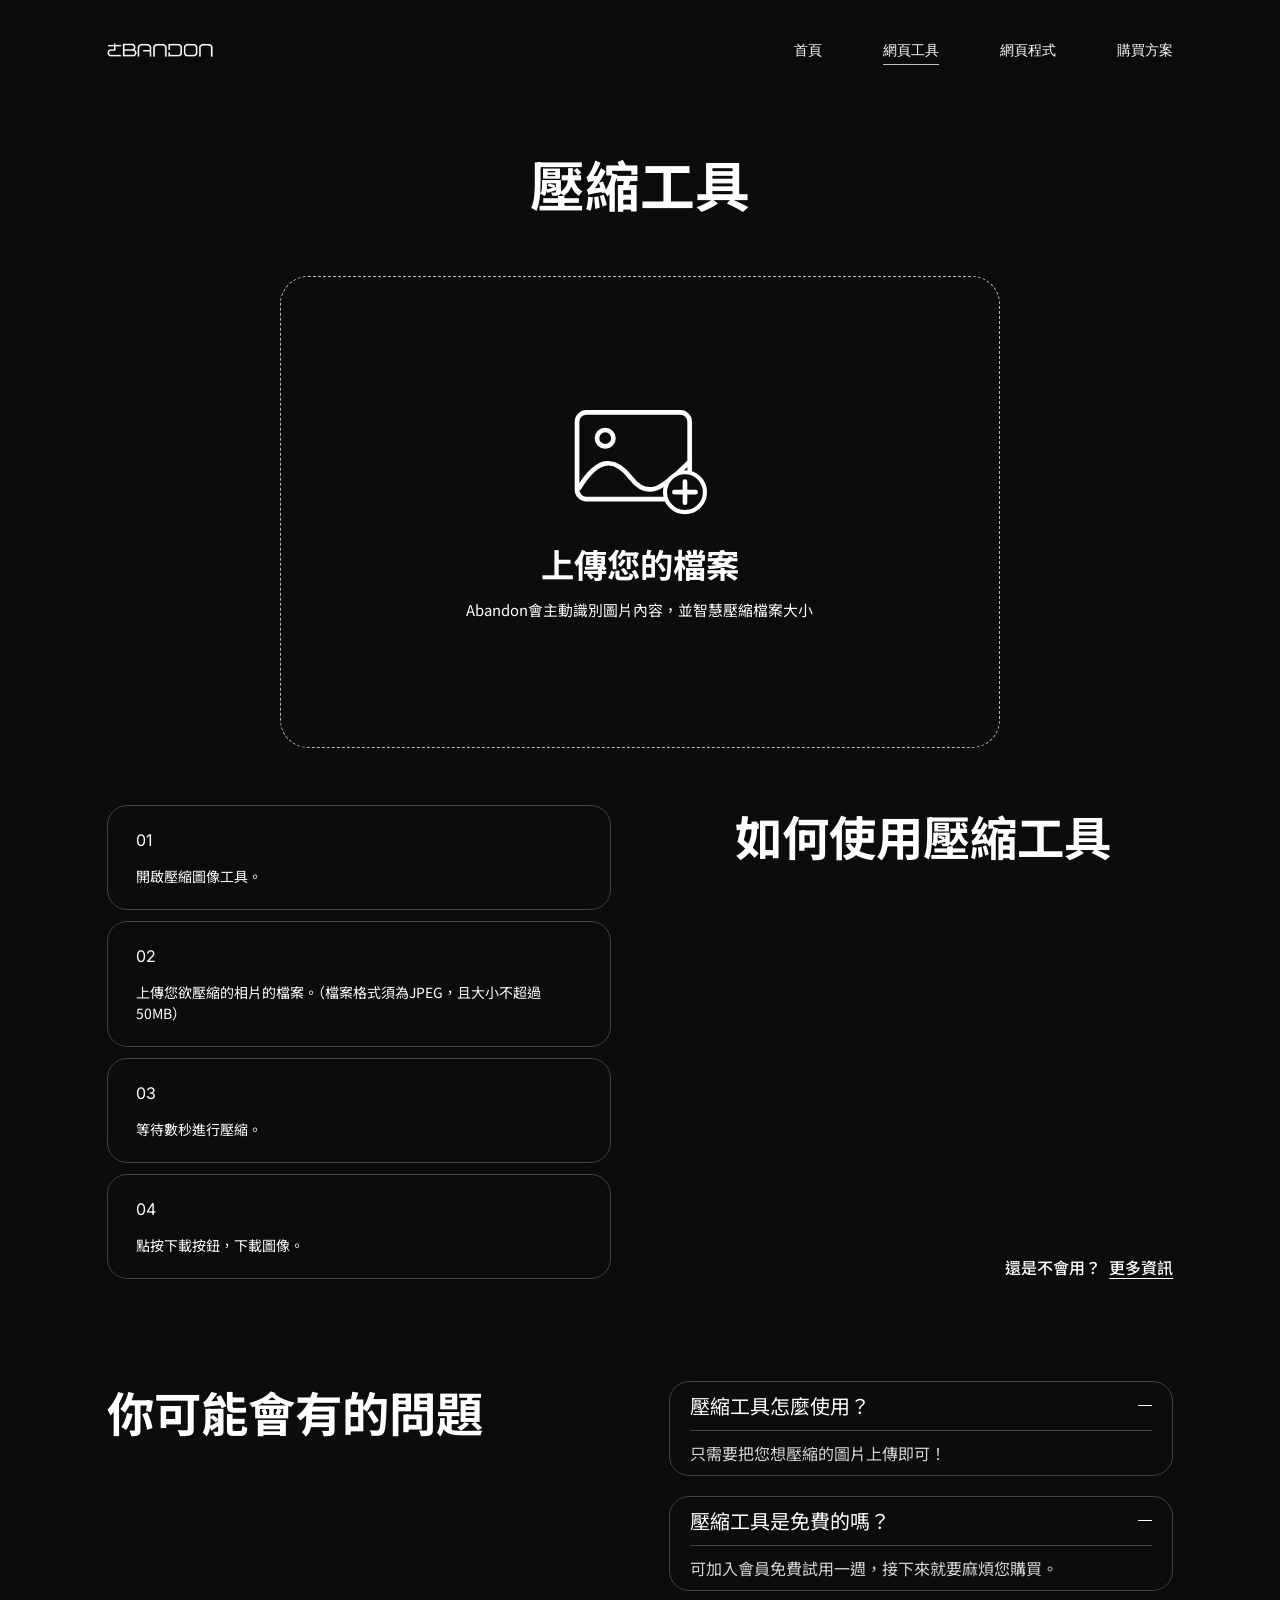
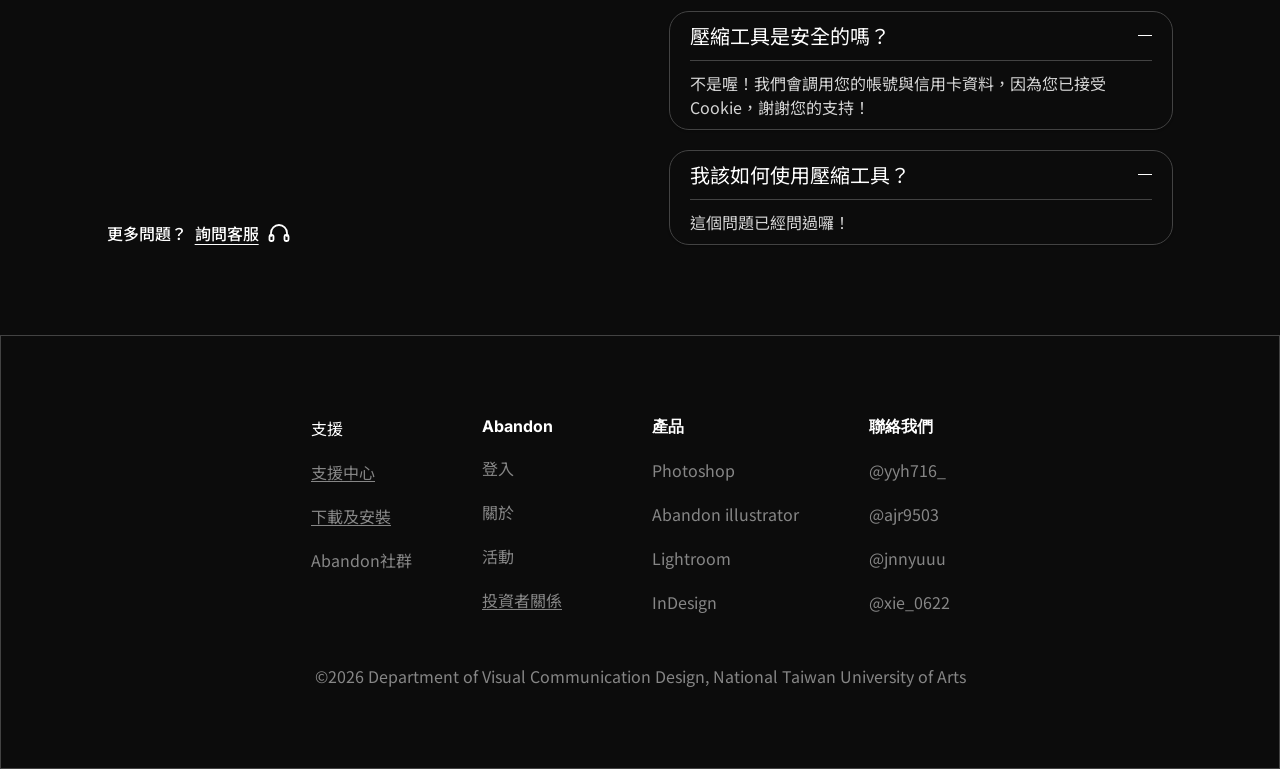
<file: compress.html>
<!DOCTYPE html>
<html lang="zh-Hant">
<head>
  <meta charset="UTF-8">
  <meta name="viewport" content="width=device-width, initial-scale=1">
  <title>壓縮工具 — Abandon</title>
  <meta name="description" content="Abandon 壓縮工具：壓縮檔案大小，節省電腦容量。">

  <link rel="stylesheet" href="styles.css">
  <link rel="stylesheet" href="pages.css">
  <link rel="stylesheet" href="flow.css">
</head>
<body>

  <header class="site-header site-header--overlay">
    <nav class="site-nav" aria-label="主選單">
      <a class="site-nav__brand" href="index.html" aria-label="Abandon 首頁"><img class="site-nav__logo" src="assets/abandon-wordmark.png" alt="Abandon"></a>
      <ul class="site-nav__list">
        <li><a href="index.html">首頁</a></li>
        <li><a href="tools.html" aria-current="page">網頁工具</a></li>
        <li><a href="apps.html">網頁程式</a></li>
        <li><a href="pricing.html">購買方案</a></li>
      </ul>
    </nav>
  </header>

  <main class="page page--sub" data-tool="compress">
    <section class="flow-step" data-step="upload">
      <div class="container stage-head"><h1 class="flow-title" tabindex="-1">壓縮工具</h1></div>
      <div class="container">
        <button type="button" class="upload-box" data-upload-trigger aria-label="上傳您的檔案；可點擊選擇或拖曳圖檔">
          <svg class="up-icon" viewBox="0 0 120 100" aria-hidden="true" focusable="false"><rect x="6" y="8" width="96" height="74" rx="8" fill="none" stroke="currentColor" stroke-width="4"/><circle cx="30" cy="30" r="7" fill="none" stroke="currentColor" stroke-width="4"/><path d="M8 72c16-26 30-26 44-8s26 10 50-14" fill="none" stroke="currentColor" stroke-width="4" stroke-linecap="round"/><circle cx="98" cy="76" r="17" fill="#0c0c0c" stroke="currentColor" stroke-width="3.5"/><path d="M98 67v18M89 76h18" stroke="currentColor" stroke-width="4" stroke-linecap="round"/></svg>
          <span class="upload-box__title">上傳您的檔案</span>
          <span class="upload-box__desc">Abandon會主動識別圖片內容，並智慧壓縮檔案大小</span>
          <span class="upload-box__feedback" data-upload-feedback role="status" aria-live="polite" hidden></span>
        </button>
        <input class="sr-only" type="file" accept="image/*" data-file-input data-max-files="1" data-max-size-mb="50" tabindex="-1">
      </div>
      <div class="container info">
      <section class="how" aria-labelledby="how-title">
        <ol class="step-list">
          <li class="step-card"><span class="en">01</span><p>開啟壓縮圖像工具。</p></li>
          <li class="step-card"><span class="en">02</span><p>上傳您欲壓縮的相片的檔案。（檔案格式須為JPEG，且大小不超過50MB）</p></li>
          <li class="step-card"><span class="en">03</span><p>等待數秒進行壓縮。</p></li>
          <li class="step-card"><span class="en">04</span><p>點按下載按鈕，下載圖像。</p></li>
        </ol>
        <div class="how__side">
          <h2 id="how-title" class="flow-h2">如何使用壓縮工具</h2>
          <a class="more-link" href="pricing.html">還是不會用？<u>更多資訊</u></a>
        </div>
      </section>
      <section class="faq" aria-labelledby="faq-title">
        <div class="faq__side">
          <h2 id="faq-title" class="flow-h2">你可能會有的問題</h2>
          <a class="more-link" href="pricing.html">更多問題？<u>詢問客服</u> <svg width="24" height="24" viewBox="0 0 24 24" fill="none" stroke="currentColor" stroke-width="1.8" stroke-linecap="round" stroke-linejoin="round" aria-hidden="true"><path d="M4 15v-3a8 8 0 0 1 16 0v3"/><rect x="2.5" y="14" width="4" height="6" rx="1.5"/><rect x="17.5" y="14" width="4" height="6" rx="1.5"/></svg></a>
        </div>
        <div class="qa__list">
            <details class="qa__item" open>
              <summary><span class="qa__q">壓縮工具怎麼使用？</span></summary>
              <p class="qa__a">只需要把您想壓縮的圖片上傳即可！</p>
            </details>
            <details class="qa__item" open>
              <summary><span class="qa__q">壓縮工具是免費的嗎？</span></summary>
              <p class="qa__a">可加入會員免費試用一週，接下來就要麻煩您購買。</p>
            </details>
            <details class="qa__item" open>
              <summary><span class="qa__q">壓縮工具是安全的嗎？</span></summary>
              <p class="qa__a">不是喔！我們會調用您的帳號與信用卡資料，因為您已接受Cookie，謝謝您的支持！</p>
            </details>
            <details class="qa__item" open>
              <summary><span class="qa__q">我該如何使用壓縮工具？</span></summary>
              <p class="qa__a">這個問題已經問過囉！</p>
            </details>
        </div>
      </section>
      </div>
    </section>
    <section class="flow-step" data-step="processing" data-auto="download" data-ms="3000" hidden>
      <div class="container stage-head"><h1 class="flow-title" tabindex="-1">壓縮工具</h1></div>
      <div class="container">
        <div class="processing-stage" role="status" aria-live="polite">
          <img class="processing-animation" src="assets/processing-compress-transparent.png" alt="" aria-hidden="true">
          <p class="upload-box__title">壓縮製作中<span class="dots" aria-hidden="true"></span></p>
          <p class="upload-box__desc">檔案上傳成功！正在進行壓縮，請稍候</p>
        </div>
      </div>
    </section>
    <section class="flow-step" data-step="download" hidden>
      <div class="container stage-head"><h1 class="flow-title" tabindex="-1">壓縮工具</h1></div>
      <div class="container result">
        <div class="result__img result__img--dynamic" data-result-preview aria-label="處理後的圖片預覽"></div>
        <p class="result__done">壓縮完成！</p>
        <div class="result__actions">
          <a class="btn btn--outline pill-btn" href="tools.html"><span>返回上頁</span></a>
          <button type="button" class="btn btn--outline pill-btn" data-download><svg width="18" height="18" viewBox="0 0 24 24" fill="none" stroke="currentColor" stroke-width="1.8" stroke-linecap="round" stroke-linejoin="round" aria-hidden="true"><path d="M12 3v12m0 0-4.5-4.5M12 15l4.5-4.5M4 20h16"/></svg><span>下載檔案</span></button>
        </div>
      </div>
    </section>
  </main>

  <footer class="site-footer">
    <div class="site-footer__cols">
      <section class="footer-col footer-col--plain" aria-labelledby="f-support">
        <h2 id="f-support" class="footer-col__title">支援</h2>
        <ul>
          <li><a class="u" href="#">支援中心</a></li>
          <li><a class="u" href="#">下載及安裝</a></li>
          <li><a href="https://youtu.be/dQw4w9WgXcQ?si=ZraJwlEosWTOlct9" target="_blank" rel="noopener noreferrer">Abandon社群</a></li>
        </ul>
      </section>
      <section class="footer-col" aria-labelledby="f-brand">
        <h2 id="f-brand" class="footer-col__title">Abandon</h2>
        <ul>
          <li><a href="#">登入</a></li>
          <li><a href="#">關於</a></li>
          <li><a href="#">活動</a></li>
          <li><a class="u" href="https://vcd.ntua.edu.tw/zh/node/326" target="_blank" rel="noopener noreferrer">投資者關係</a></li>
        </ul>
      </section>
      <section class="footer-col" aria-labelledby="f-products">
        <h2 id="f-products" class="footer-col__title">產品</h2>
        <ul>
          <li><a href="photoshop.html">Photoshop</a></li>
          <li><a href="https://chatgpt.com/" target="_blank" rel="noopener noreferrer">Abandon illustrator</a></li>
          <li><a href="lightroom.html">Lightroom</a></li>
          <li><a href="indesign.html">InDesign</a></li>
        </ul>
      </section>
      <section class="footer-col" aria-labelledby="f-contact">
        <h2 id="f-contact" class="footer-col__title">聯絡我們</h2>
        <ul>
          <li>@yyh716_</li>
          <li>@ajr9503</li>
          <li>@jnnyuuu</li>
          <li>@xie_0622</li>
        </ul>
      </section>
    </div>
    <p class="site-footer__copy">©2026 Department of Visual Communication Design, National Taiwan University of Arts</p>
  </footer>
  <script src="flow.js"></script>
  <script src="help-modal.js"></script>
  <script src="cursor-trail.js"></script>
</body>
</html>
</file>
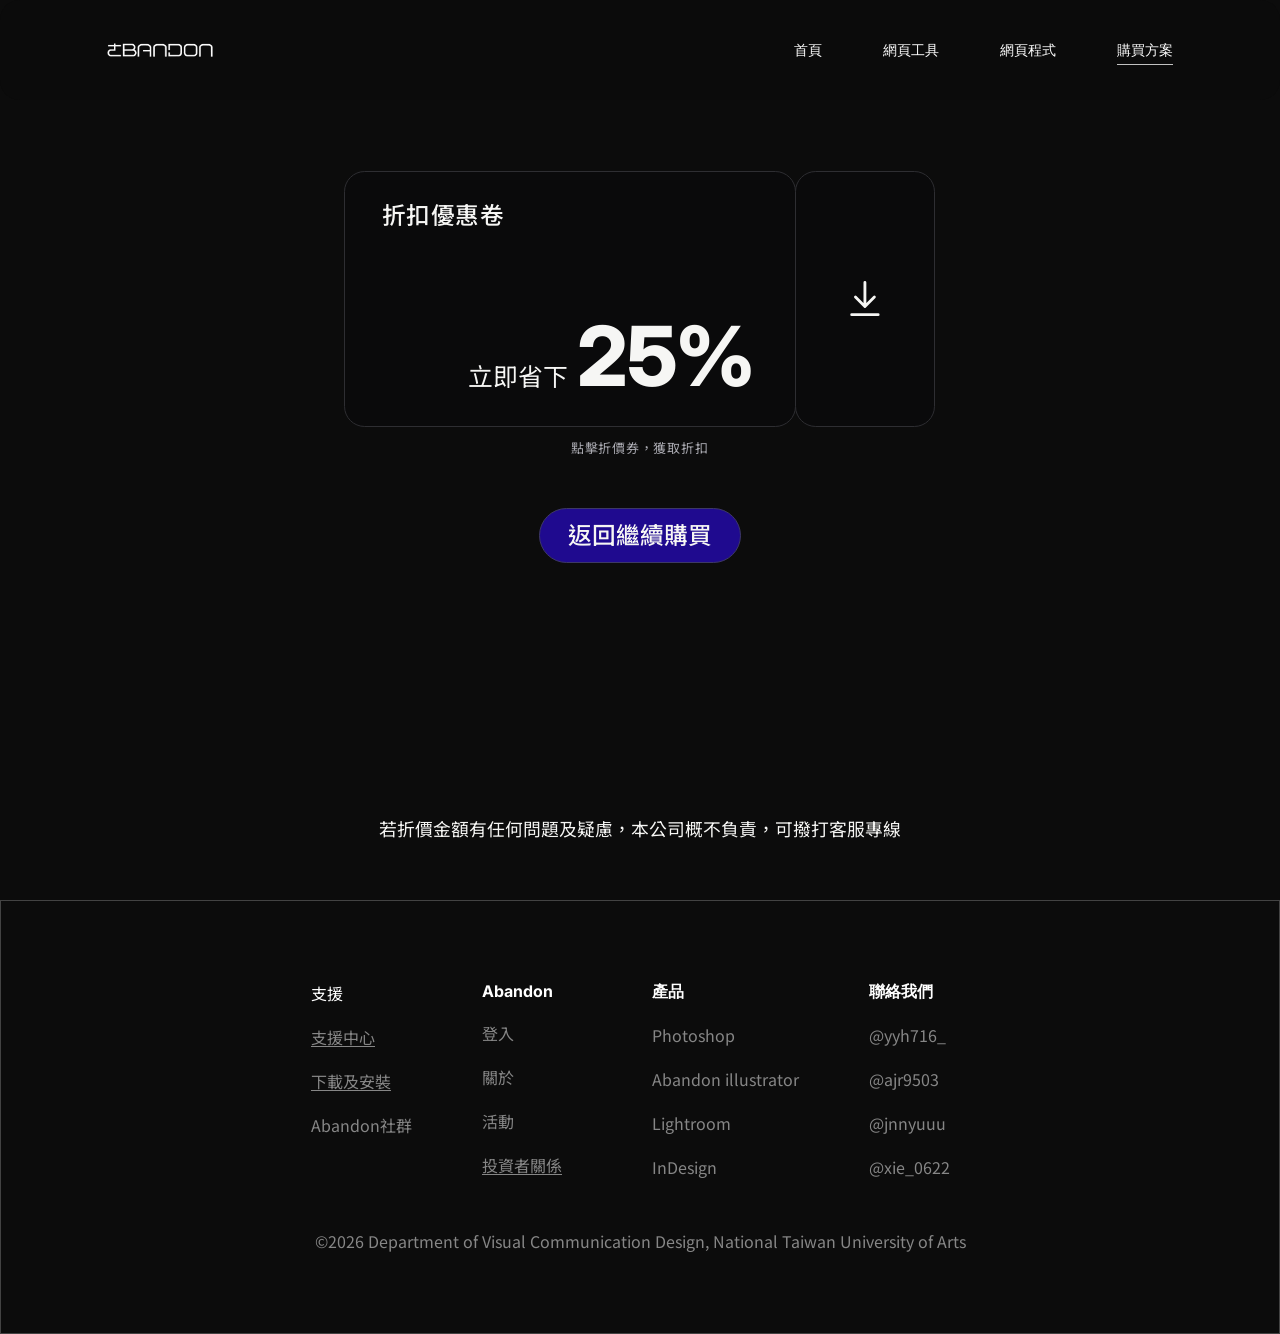
<file: discount-25.html>
<!DOCTYPE html>
<html lang="zh-Hant">
<head>
  <meta charset="UTF-8">
  <meta name="viewport" content="width=device-width, initial-scale=1">
  <title>折價 25% — Abandon</title>
  <meta name="description" content="Abandon 折價券">

  <link rel="stylesheet" href="styles.css">
  <link rel="stylesheet" href="pages.css">
  <link rel="stylesheet" href="flow.css">
  <link rel="stylesheet" href="coupon25.css">
</head>
<body>

  <header class="site-header site-header--overlay">
    <nav class="site-nav" aria-label="主選單">
      <a class="site-nav__brand" href="index.html" aria-label="Abandon 首頁"><img class="site-nav__logo" src="assets/abandon-wordmark.png" alt="Abandon"></a>
      <ul class="site-nav__list">
        <li><a href="index.html">首頁</a></li>
        <li><a href="tools.html">網頁工具</a></li>
        <li><a href="apps.html">網頁程式</a></li>
        <li><a href="pricing.html" aria-current="page">購買方案</a></li>
      </ul>
    </nav>
  </header>

  <section class="cp">
    <main class="cp-main">
      <div class="stage" id="stage">
        <div class="slide1">
          <div class="slide2" id="unit">
            <!-- q4 = 最右 1/4（固定不動，含下載頁籤）
                 q3 = 第 2 次對折的翻面部分，掛在 q4 左邊
                 q2 = 第 1 次對折的翻面部分，掛在 q3 左邊
                 q1 = 最左 1/4，掛在 q2 左邊 -->
            <div class="panel q4">
              <div class="face front">
                <div class="content">
                  <div class="card" data-art aria-hidden="true"></div>
                  <button
                    class="tab"
                    id="tab"
                    type="button"
                    aria-pressed="false"
                    aria-label="儲存折價券"
                  >
                    <svg
                      class="ic-down"
                      viewBox="0 0 50 60"
                      fill="none"
                      stroke="currentColor"
                      stroke-width="4.5"
                      stroke-linecap="round"
                      stroke-linejoin="round"
                      aria-hidden="true"
                    >
                      <path d="M25 4v36M10 27l15 15 15-15M4 55h42" />
                    </svg>
                    <svg
                      class="ic-done"
                      viewBox="0 0 50 60"
                      fill="none"
                      stroke="currentColor"
                      stroke-width="4.5"
                      stroke-linecap="round"
                      stroke-linejoin="round"
                      aria-hidden="true"
                    >
                      <path d="M8 30l12 12L42 16M4 55h42" />
                    </svg>
                  </button>
                </div>
                <div class="shade"></div>
              </div>

              <div class="panel q3">
                <div class="face front">
                  <div class="content">
                    <div class="card" data-art aria-hidden="true"></div>
                  </div>
                  <div class="shade"></div>
                </div>
                <div class="face back" aria-hidden="true">
                  <div class="shade"></div>
                </div>

                <div class="panel q2">
                  <div class="face front">
                    <div class="content">
                      <div class="card" data-art aria-hidden="true"></div>
                    </div>
                    <div class="shade"></div>
                  </div>
                  <div class="face back" aria-hidden="true">
                    <div class="shade"></div>
                  </div>

                  <div class="panel q1">
                    <div class="face front">
                      <div class="content">
                        <div class="card" data-art aria-hidden="true"></div>
                      </div>
                      <div class="shade"></div>
                    </div>
                    <div class="face back" aria-hidden="true">
                      <div class="shade"></div>
                    </div>
                  </div>
                </div>
              </div>
            </div>
          </div>
        </div>
        <button class="hint" id="hint" type="button" aria-pressed="false">
          點擊折價券，獲取折扣
        </button>
      </div>

      <div class="actions">
        <a class="back-btn" id="back" href="pricing.html">返回繼續購買</a>
        <p class="status" id="status" role="status"></p>
      </div>
    </main>

    <p class="note">
      若折價金額有任何問題及疑慮，本公司概不負責，可撥打客服專線
    </p>

    <template id="art">
      <div class="title">折扣優惠卷</div>
      <div class="save">
        <span class="lead">立即省下</span><span class="pct">25%</span>
      </div>
    </template>
  </section>


  <footer class="site-footer">
    <div class="site-footer__cols">
      <section class="footer-col footer-col--plain" aria-labelledby="f-support">
        <h2 id="f-support" class="footer-col__title">支援</h2>
        <ul>
          <li><a class="u" href="#">支援中心</a></li>
          <li><a class="u" href="#">下載及安裝</a></li>
          <li><a href="https://youtu.be/dQw4w9WgXcQ?si=ZraJwlEosWTOlct9" target="_blank" rel="noopener noreferrer">Abandon社群</a></li>
        </ul>
      </section>
      <section class="footer-col" aria-labelledby="f-brand">
        <h2 id="f-brand" class="footer-col__title">Abandon</h2>
        <ul>
          <li><a href="#">登入</a></li>
          <li><a href="#">關於</a></li>
          <li><a href="#">活動</a></li>
          <li><a class="u" href="https://vcd.ntua.edu.tw/zh/node/326" target="_blank" rel="noopener noreferrer">投資者關係</a></li>
        </ul>
      </section>
      <section class="footer-col" aria-labelledby="f-products">
        <h2 id="f-products" class="footer-col__title">產品</h2>
        <ul>
          <li><a href="photoshop.html">Photoshop</a></li>
          <li><a href="https://chatgpt.com/" target="_blank" rel="noopener noreferrer">Abandon illustrator</a></li>
          <li><a href="lightroom.html">Lightroom</a></li>
          <li><a href="indesign.html">InDesign</a></li>
        </ul>
      </section>
      <section class="footer-col" aria-labelledby="f-contact">
        <h2 id="f-contact" class="footer-col__title">聯絡我們</h2>
        <ul>
          <li>@yyh716_</li>
          <li>@ajr9503</li>
          <li>@jnnyuuu</li>
          <li>@xie_0622</li>
        </ul>
      </section>
    </div>
    <p class="site-footer__copy">©2026 Department of Visual Communication Design, National Taiwan University of Arts</p>
  </footer>

  <script src="coupon25.js"></script>
  <script src="cursor-trail.js"></script>
</body>
</html>
</file>
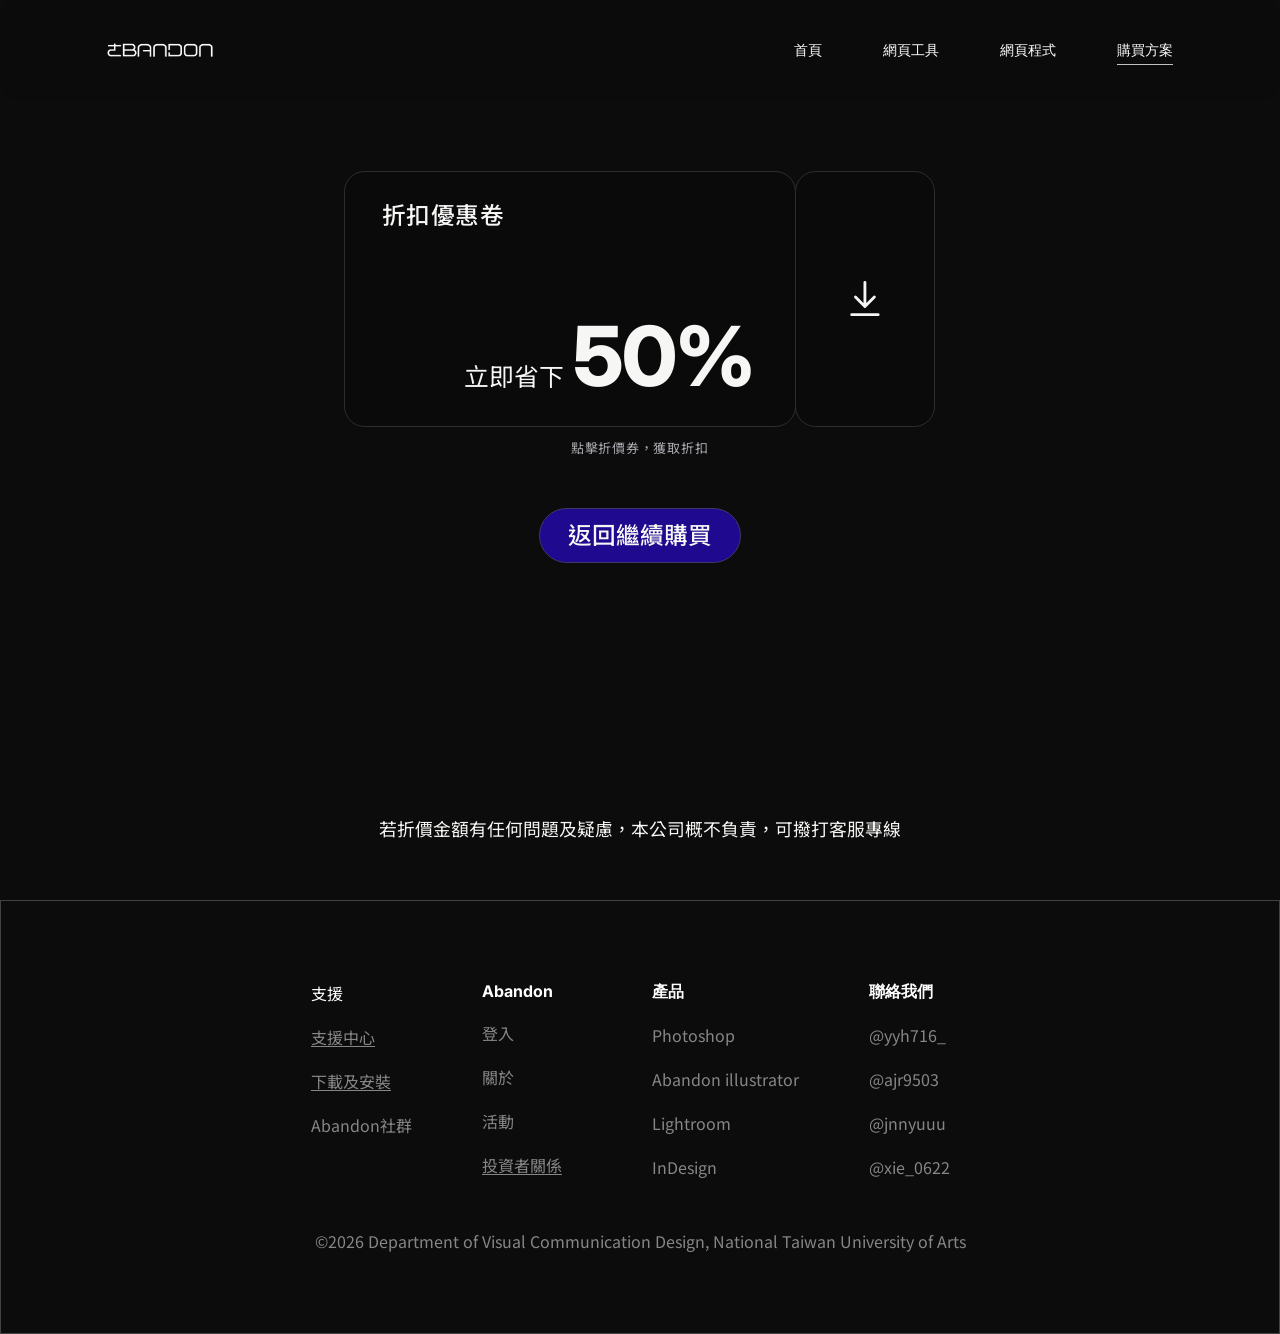
<file: discount-50.html>
<!DOCTYPE html>
<html lang="zh-Hant">
<head>
  <meta charset="UTF-8">
  <meta name="viewport" content="width=device-width, initial-scale=1">
  <title>折價 50% — Abandon</title>
  <meta name="description" content="Abandon 折價券">

  <link rel="stylesheet" href="styles.css">
  <link rel="stylesheet" href="pages.css">
  <link rel="stylesheet" href="flow.css">
  <link rel="stylesheet" href="coupon50.css">
</head>
<body>

  <header class="site-header site-header--overlay">
    <nav class="site-nav" aria-label="主選單">
      <a class="site-nav__brand" href="index.html" aria-label="Abandon 首頁"><img class="site-nav__logo" src="assets/abandon-wordmark.png" alt="Abandon"></a>
      <ul class="site-nav__list">
        <li><a href="index.html">首頁</a></li>
        <li><a href="tools.html">網頁工具</a></li>
        <li><a href="apps.html">網頁程式</a></li>
        <li><a href="pricing.html" aria-current="page">購買方案</a></li>
      </ul>
    </nav>
  </header>

  <section class="cp">
    <main class="cp-main">
      <div class="stage" id="stage">
        <div class="unit" id="unit">
          <div class="half half-l">
            <div class="face front">
              <div class="content" aria-hidden="true">
                <div class="card" data-art></div>
              </div>
              <div class="shade"></div>
            </div>
            <div class="face back" aria-hidden="true">
              <div class="back-label"><strong></strong><span></span></div>
              <div class="shade"></div>
            </div>
          </div>
          <div class="half half-r">
            <div class="face">
              <div class="content">
                <div class="card" data-art aria-hidden="true"></div>
                <button class="tab" id="tab" type="button" aria-pressed="false" aria-label="儲存折價券">
                  <svg class="ic-down" viewBox="0 0 50 60" fill="none" stroke="currentColor" stroke-width="4.5" stroke-linecap="round" stroke-linejoin="round" aria-hidden="true"><path d="M25 4v36M10 27l15 15 15-15M4 55h42" /></svg>
                  <svg class="ic-done" viewBox="0 0 50 60" fill="none" stroke="currentColor" stroke-width="4.5" stroke-linecap="round" stroke-linejoin="round" aria-hidden="true"><path d="M8 30l12 12L42 16M4 55h42" /></svg>
                </button>
              </div>
              <div class="shade"></div>
            </div>
          </div>
        </div>
        <button class="hint" id="hint" type="button" aria-pressed="false">點擊折價券，獲取折扣</button>
      </div>

      <div class="actions">
        <a class="back-btn" id="back" href="pricing.html">返回繼續購買</a>
        <p class="status" id="status" role="status"></p>
      </div>
    </main>

    <p class="note">若折價金額有任何問題及疑慮，本公司概不負責，可撥打客服專線</p>

    <template id="art">
      <div class="title">折扣優惠卷</div>
      <div class="save"><span class="lead">立即省下</span><span class="pct">50%</span></div>
    </template>
  </section>


  <footer class="site-footer">
    <div class="site-footer__cols">
      <section class="footer-col footer-col--plain" aria-labelledby="f-support">
        <h2 id="f-support" class="footer-col__title">支援</h2>
        <ul>
          <li><a class="u" href="#">支援中心</a></li>
          <li><a class="u" href="#">下載及安裝</a></li>
          <li><a href="https://youtu.be/dQw4w9WgXcQ?si=ZraJwlEosWTOlct9" target="_blank" rel="noopener noreferrer">Abandon社群</a></li>
        </ul>
      </section>
      <section class="footer-col" aria-labelledby="f-brand">
        <h2 id="f-brand" class="footer-col__title">Abandon</h2>
        <ul>
          <li><a href="#">登入</a></li>
          <li><a href="#">關於</a></li>
          <li><a href="#">活動</a></li>
          <li><a class="u" href="https://vcd.ntua.edu.tw/zh/node/326" target="_blank" rel="noopener noreferrer">投資者關係</a></li>
        </ul>
      </section>
      <section class="footer-col" aria-labelledby="f-products">
        <h2 id="f-products" class="footer-col__title">產品</h2>
        <ul>
          <li><a href="photoshop.html">Photoshop</a></li>
          <li><a href="https://chatgpt.com/" target="_blank" rel="noopener noreferrer">Abandon illustrator</a></li>
          <li><a href="lightroom.html">Lightroom</a></li>
          <li><a href="indesign.html">InDesign</a></li>
        </ul>
      </section>
      <section class="footer-col" aria-labelledby="f-contact">
        <h2 id="f-contact" class="footer-col__title">聯絡我們</h2>
        <ul>
          <li>@yyh716_</li>
          <li>@ajr9503</li>
          <li>@jnnyuuu</li>
          <li>@xie_0622</li>
        </ul>
      </section>
    </div>
    <p class="site-footer__copy">©2026 Department of Visual Communication Design, National Taiwan University of Arts</p>
  </footer>

  <script src="coupon50.js"></script>
  <script src="cursor-trail.js"></script>
</body>
</html>
</file>
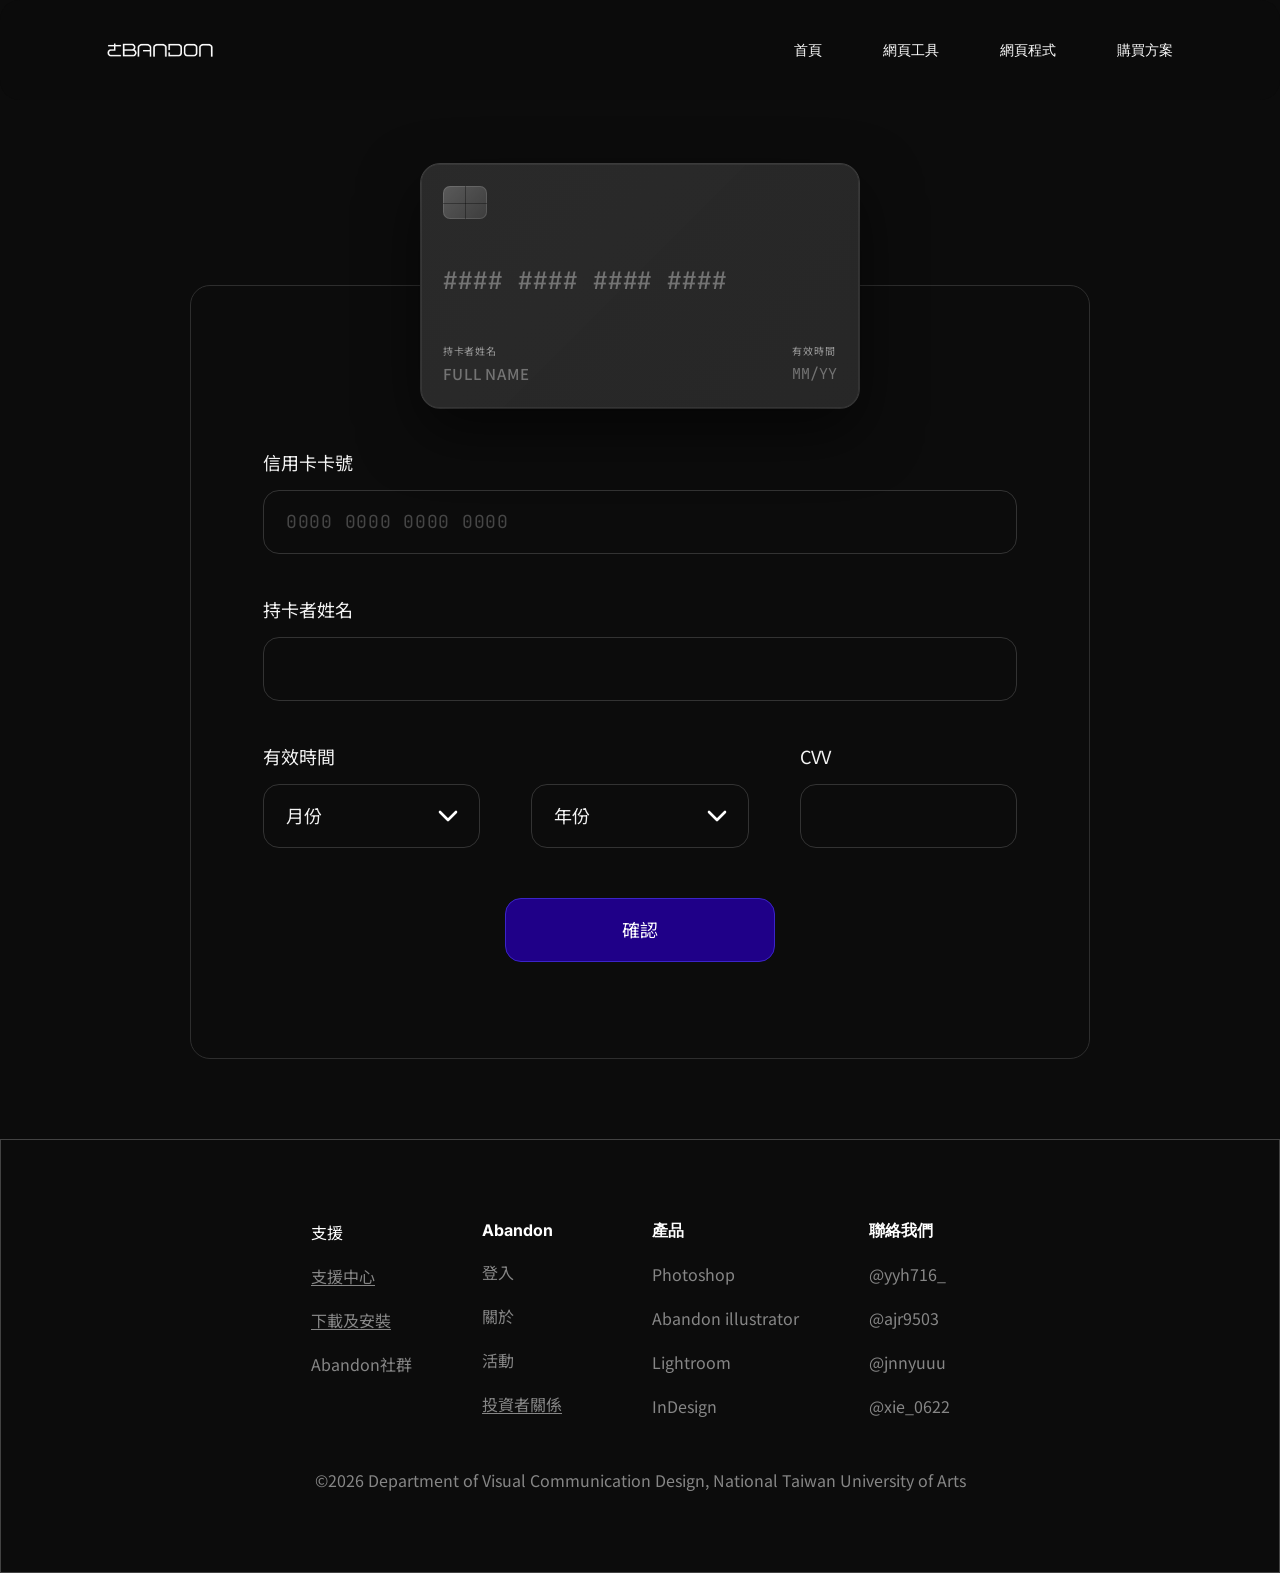
<file: donate.html>
<!DOCTYPE html>
<html lang="zh-Hant">
<head>
  <meta charset="UTF-8">
  <meta name="viewport" content="width=device-width, initial-scale=1">
  <title>贊助 — Abandon</title>
  <meta name="description" content="贊助 Abandon（示範付款頁，不會送出任何資料）。">

  <link rel="stylesheet" href="styles.css">
  <link rel="stylesheet" href="pages.css">
  <link rel="stylesheet" href="flow.css">
  <link rel="stylesheet" href="pay.css">
</head>
<body>

  <header class="site-header site-header--overlay">
    <nav class="site-nav" aria-label="主選單">
      <a class="site-nav__brand" href="index.html" aria-label="Abandon 首頁"><img class="site-nav__logo" src="assets/abandon-wordmark.png" alt="Abandon"></a>
      <ul class="site-nav__list">
        <li><a href="index.html">首頁</a></li>
        <li><a href="tools.html">網頁工具</a></li>
        <li><a href="apps.html">網頁程式</a></li>
        <li><a href="pricing.html">購買方案</a></li>
      </ul>
    </nav>
  </header>

  <main class="pay">
    <div class="panel" id="panel">
      <!-- 信用卡預覽 -->
      <div class="card-stage" id="stage" aria-hidden="true">
        <div class="card" id="card">
          <div class="face front" id="front">
            <div class="card-top">
              <div class="chip"></div>
              <div class="brand" id="brand"></div>
            </div>
            <div class="card-number" id="cardNumber"></div>
            <div class="card-bottom">
              <div>
                <div class="meta-label">持卡者姓名</div>
                <div class="card-name ph" id="cardName">FULL NAME</div>
              </div>
              <div>
                <div class="meta-label">有效時間</div>
                <div class="card-exp ph" id="cardExp">MM/YY</div>
              </div>
            </div>
            <div class="focus-ring" id="ring"></div>
          </div>
          <div class="face back">
            <div class="strip"></div>
            <div class="sig">
              <div class="sig-line"></div>
              <div class="cvv-box" id="cardCvv">&nbsp;</div>
            </div>
            <div class="cvv-label">CVV</div>
            <div class="back-note">僅限持卡人本人使用。<br /></div>
          </div>
        </div>
      </div>

      <!-- 表單：資料只在瀏覽器內處理，不會送出。接後端時請改 submit handler。 -->
      <form id="payForm" novalidate autocomplete="on">
        <div class="field">
          <label for="number">信用卡卡號</label>
          <input
            class="control"
            id="number"
            name="cc-number"
            type="text"
            inputmode="numeric"
            autocomplete="cc-number"
            maxlength="23"
            placeholder="0000 0000 0000 0000"
            aria-describedby="numberErr"
          />
          <p class="err" id="numberErr" role="alert"></p>
        </div>

        <div class="field">
          <label for="holder">持卡者姓名</label>
          <input
            class="control text"
            id="holder"
            name="cc-name"
            type="text"
            autocomplete="cc-name"
            maxlength="40"
            aria-describedby="holderErr"
          />
          <p class="err" id="holderErr" role="alert"></p>
        </div>

        <div class="row">
          <div class="exp">
            <span class="legend" id="expLegend">有效時間</span>
            <div class="exp-selects" role="group" aria-labelledby="expLegend">
              <div class="select-wrap">
                <select
                  class="control empty"
                  id="month"
                  name="cc-exp-month"
                  autocomplete="cc-exp-month"
                  aria-label="月份"
                ></select>
                <svg
                  viewBox="0 0 24 24"
                  fill="none"
                  stroke="#fff"
                  stroke-width="2.6"
                  stroke-linecap="round"
                  stroke-linejoin="round"
                >
                  <path d="M4 8l8 8 8-8" />
                </svg>
              </div>
              <div class="select-wrap">
                <select
                  class="control empty"
                  id="year"
                  name="cc-exp-year"
                  autocomplete="cc-exp-year"
                  aria-label="年份"
                ></select>
                <svg
                  viewBox="0 0 24 24"
                  fill="none"
                  stroke="#fff"
                  stroke-width="2.6"
                  stroke-linecap="round"
                  stroke-linejoin="round"
                >
                  <path d="M4 8l8 8 8-8" />
                </svg>
              </div>
            </div>
            <p class="err" id="expErr" role="alert"></p>
          </div>
          <div class="field">
            <label for="cvv">CVV</label>
            <input
              class="control"
              id="cvv"
              name="cc-csc"
              type="password"
              inputmode="numeric"
              autocomplete="cc-csc"
              maxlength="4"
              aria-describedby="cvvErr"
            />
            <p class="err" id="cvvErr" role="alert"></p>
          </div>
        </div>

        <div class="actions">
          <button class="confirm" id="confirm" type="submit">確認</button>
        </div>
        <p class="status" id="status" role="status"></p>
      </form>
    </div>

  </main>

  <footer class="site-footer">
    <div class="site-footer__cols">
      <section class="footer-col footer-col--plain" aria-labelledby="f-support">
        <h2 id="f-support" class="footer-col__title">支援</h2>
        <ul>
          <li><a class="u" href="#">支援中心</a></li>
          <li><a class="u" href="#">下載及安裝</a></li>
          <li><a href="https://youtu.be/dQw4w9WgXcQ?si=ZraJwlEosWTOlct9" target="_blank" rel="noopener noreferrer">Abandon社群</a></li>
        </ul>
      </section>
      <section class="footer-col" aria-labelledby="f-brand">
        <h2 id="f-brand" class="footer-col__title">Abandon</h2>
        <ul>
          <li><a href="#">登入</a></li>
          <li><a href="#">關於</a></li>
          <li><a href="#">活動</a></li>
          <li><a class="u" href="https://vcd.ntua.edu.tw/zh/node/326" target="_blank" rel="noopener noreferrer">投資者關係</a></li>
        </ul>
      </section>
      <section class="footer-col" aria-labelledby="f-products">
        <h2 id="f-products" class="footer-col__title">產品</h2>
        <ul>
          <li><a href="photoshop.html">Photoshop</a></li>
          <li><a href="https://chatgpt.com/" target="_blank" rel="noopener noreferrer">Abandon illustrator</a></li>
          <li><a href="lightroom.html">Lightroom</a></li>
          <li><a href="indesign.html">InDesign</a></li>
        </ul>
      </section>
      <section class="footer-col" aria-labelledby="f-contact">
        <h2 id="f-contact" class="footer-col__title">聯絡我們</h2>
        <ul>
          <li>@yyh716_</li>
          <li>@ajr9503</li>
          <li>@jnnyuuu</li>
          <li>@xie_0622</li>
        </ul>
      </section>
    </div>
    <p class="site-footer__copy">©2026 Department of Visual Communication Design, National Taiwan University of Arts</p>
  </footer>
  <script src="pay.js"></script>
  <script src="cursor-trail.js"></script>
</body>
</html>
</file>
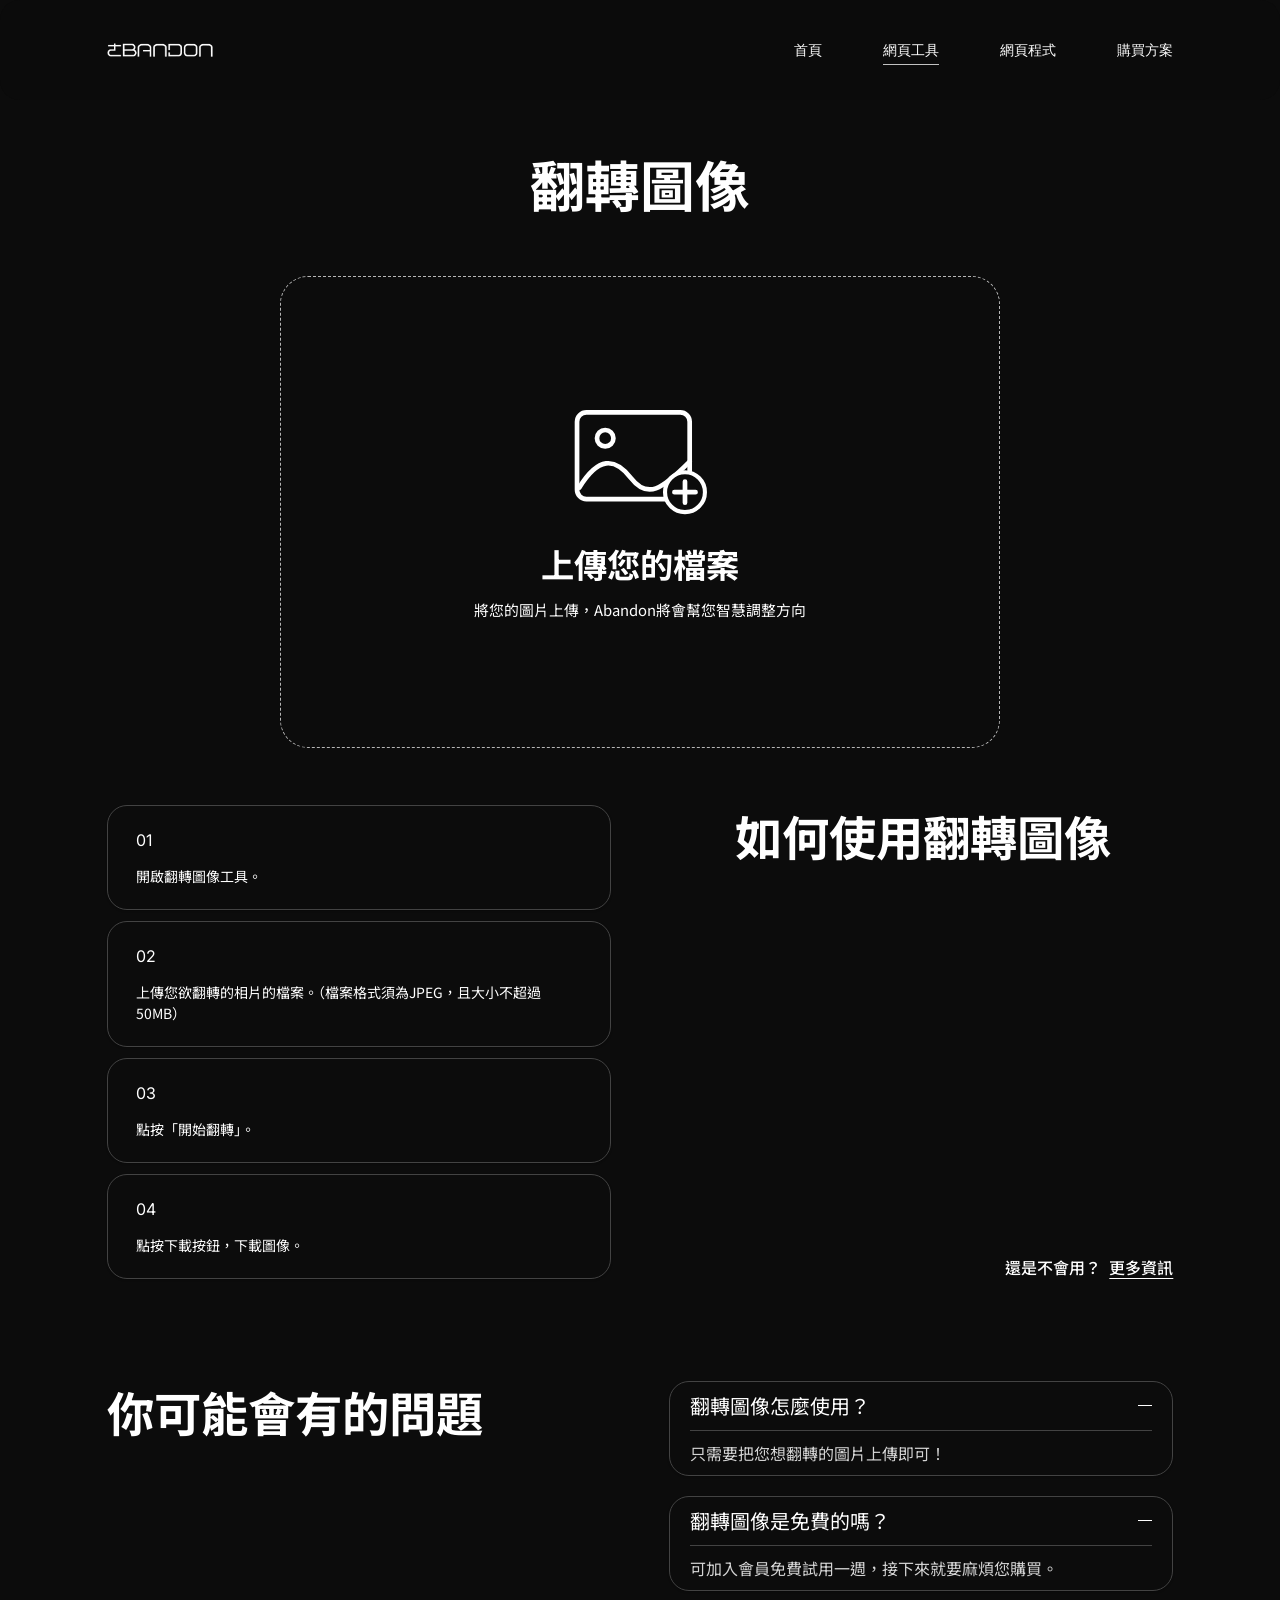
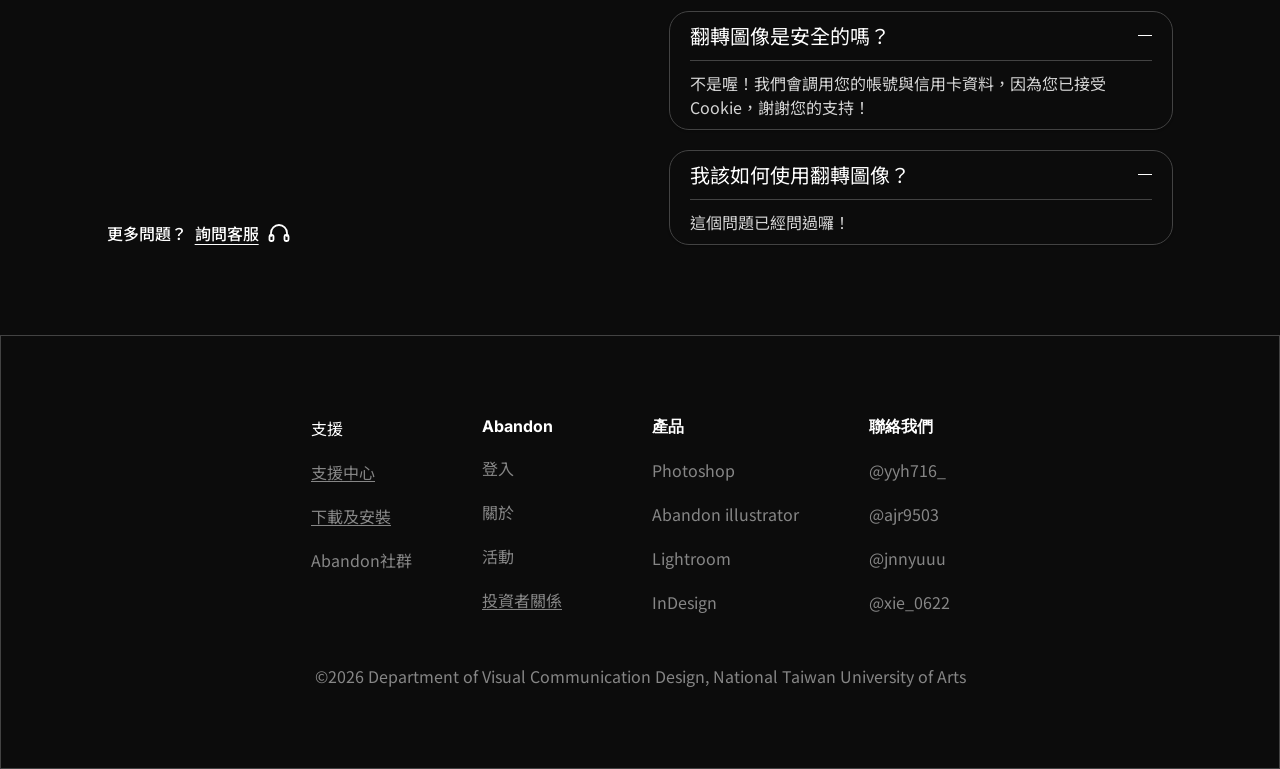
<file: flip.html>
<!DOCTYPE html>
<html lang="zh-Hant">
<head>
  <meta charset="UTF-8">
  <meta name="viewport" content="width=device-width, initial-scale=1">
  <title>翻轉圖像 — Abandon</title>
  <meta name="description" content="Abandon 翻轉圖像：自由翻轉你的圖檔，實現多維度編輯。">

  <link rel="stylesheet" href="styles.css">
  <link rel="stylesheet" href="pages.css">
  <link rel="stylesheet" href="flow.css">
</head>
<body>

  <header class="site-header site-header--overlay">
    <nav class="site-nav" aria-label="主選單">
      <a class="site-nav__brand" href="index.html" aria-label="Abandon 首頁"><img class="site-nav__logo" src="assets/abandon-wordmark.png" alt="Abandon"></a>
      <ul class="site-nav__list">
        <li><a href="index.html">首頁</a></li>
        <li><a href="tools.html" aria-current="page">網頁工具</a></li>
        <li><a href="apps.html">網頁程式</a></li>
        <li><a href="pricing.html">購買方案</a></li>
      </ul>
    </nav>
  </header>

  <main class="page page--sub" data-tool="flip">
    <section class="flow-step" data-step="upload">
      <div class="container stage-head"><h1 class="flow-title" tabindex="-1">翻轉圖像</h1></div>
      <div class="container">
        <button type="button" class="upload-box" data-upload-trigger aria-label="上傳您的檔案；可點擊選擇或拖曳圖檔">
          <svg class="up-icon" viewBox="0 0 120 100" aria-hidden="true" focusable="false"><rect x="6" y="8" width="96" height="74" rx="8" fill="none" stroke="currentColor" stroke-width="4"/><circle cx="30" cy="30" r="7" fill="none" stroke="currentColor" stroke-width="4"/><path d="M8 72c16-26 30-26 44-8s26 10 50-14" fill="none" stroke="currentColor" stroke-width="4" stroke-linecap="round"/><circle cx="98" cy="76" r="17" fill="#0c0c0c" stroke="currentColor" stroke-width="3.5"/><path d="M98 67v18M89 76h18" stroke="currentColor" stroke-width="4" stroke-linecap="round"/></svg>
          <span class="upload-box__title">上傳您的檔案</span>
          <span class="upload-box__desc">將您的圖片上傳，Abandon將會幫您智慧調整方向</span>
          <span class="upload-box__feedback" data-upload-feedback role="status" aria-live="polite" hidden></span>
        </button>
        <input class="sr-only" type="file" accept="image/*" data-file-input data-max-files="1" data-max-size-mb="50" tabindex="-1">
      </div>
      <div class="container info">
      <section class="how" aria-labelledby="how-title">
        <ol class="step-list">
          <li class="step-card"><span class="en">01</span><p>開啟翻轉圖像工具。</p></li>
          <li class="step-card"><span class="en">02</span><p>上傳您欲翻轉的相片的檔案。（檔案格式須為JPEG，且大小不超過50MB）</p></li>
          <li class="step-card"><span class="en">03</span><p>點按「開始翻轉」。</p></li>
          <li class="step-card"><span class="en">04</span><p>點按下載按鈕，下載圖像。</p></li>
        </ol>
        <div class="how__side">
          <h2 id="how-title" class="flow-h2">如何使用翻轉圖像</h2>
          <a class="more-link" href="pricing.html">還是不會用？<u>更多資訊</u></a>
        </div>
      </section>
      <section class="faq" aria-labelledby="faq-title">
        <div class="faq__side">
          <h2 id="faq-title" class="flow-h2">你可能會有的問題</h2>
          <a class="more-link" href="pricing.html">更多問題？<u>詢問客服</u> <svg width="24" height="24" viewBox="0 0 24 24" fill="none" stroke="currentColor" stroke-width="1.8" stroke-linecap="round" stroke-linejoin="round" aria-hidden="true"><path d="M4 15v-3a8 8 0 0 1 16 0v3"/><rect x="2.5" y="14" width="4" height="6" rx="1.5"/><rect x="17.5" y="14" width="4" height="6" rx="1.5"/></svg></a>
        </div>
        <div class="qa__list">
            <details class="qa__item" open>
              <summary><span class="qa__q">翻轉圖像怎麼使用？</span></summary>
              <p class="qa__a">只需要把您想翻轉的圖片上傳即可！</p>
            </details>
            <details class="qa__item" open>
              <summary><span class="qa__q">翻轉圖像是免費的嗎？</span></summary>
              <p class="qa__a">可加入會員免費試用一週，接下來就要麻煩您購買。</p>
            </details>
            <details class="qa__item" open>
              <summary><span class="qa__q">翻轉圖像是安全的嗎？</span></summary>
              <p class="qa__a">不是喔！我們會調用您的帳號與信用卡資料，因為您已接受Cookie，謝謝您的支持！</p>
            </details>
            <details class="qa__item" open>
              <summary><span class="qa__q">我該如何使用翻轉圖像？</span></summary>
              <p class="qa__a">這個問題已經問過囉！</p>
            </details>
        </div>
      </section>
      </div>
    </section>
    <section class="flow-step" data-step="download" hidden>
      <div class="container stage-head"><h1 class="flow-title" tabindex="-1">翻轉圖像</h1></div>
      <div class="container result">
        <div class="flip-stage" data-flip-stage aria-label="圖片翻轉預覽">
          <div class="flip-card">
            <div class="flip-card__face flip-card__front" data-flip-front></div>
            <div class="flip-card__face flip-card__back"><img src="assets/photoback.png" alt="Abandon 翻轉圖像背面"></div>
          </div>
        </div>
        <div class="result__actions result__actions--center">
          <button type="button" class="btn btn--outline pill-btn" data-flip-trigger>開始翻轉</button>
          <div class="flip-complete" data-flip-complete hidden>
            <p class="result__done">翻轉完成！</p>
            <div class="result__actions">
              <a class="btn btn--outline pill-btn" href="tools.html"><span>返回上頁</span></a>
              <button type="button" class="btn btn--outline pill-btn" data-download><span>下載檔案</span></button>
            </div>
          </div>
        </div>
      </div>
    </section>
  </main>

  <footer class="site-footer">
    <div class="site-footer__cols">
      <section class="footer-col footer-col--plain" aria-labelledby="f-support">
        <h2 id="f-support" class="footer-col__title">支援</h2>
        <ul>
          <li><a class="u" href="#">支援中心</a></li>
          <li><a class="u" href="#">下載及安裝</a></li>
          <li><a href="https://youtu.be/dQw4w9WgXcQ?si=ZraJwlEosWTOlct9" target="_blank" rel="noopener noreferrer">Abandon社群</a></li>
        </ul>
      </section>
      <section class="footer-col" aria-labelledby="f-brand">
        <h2 id="f-brand" class="footer-col__title">Abandon</h2>
        <ul>
          <li><a href="#">登入</a></li>
          <li><a href="#">關於</a></li>
          <li><a href="#">活動</a></li>
          <li><a class="u" href="https://vcd.ntua.edu.tw/zh/node/326" target="_blank" rel="noopener noreferrer">投資者關係</a></li>
        </ul>
      </section>
      <section class="footer-col" aria-labelledby="f-products">
        <h2 id="f-products" class="footer-col__title">產品</h2>
        <ul>
          <li><a href="photoshop.html">Photoshop</a></li>
          <li><a href="https://chatgpt.com/" target="_blank" rel="noopener noreferrer">Abandon illustrator</a></li>
          <li><a href="lightroom.html">Lightroom</a></li>
          <li><a href="indesign.html">InDesign</a></li>
        </ul>
      </section>
      <section class="footer-col" aria-labelledby="f-contact">
        <h2 id="f-contact" class="footer-col__title">聯絡我們</h2>
        <ul>
          <li>@yyh716_</li>
          <li>@ajr9503</li>
          <li>@jnnyuuu</li>
          <li>@xie_0622</li>
        </ul>
      </section>
    </div>
    <p class="site-footer__copy">©2026 Department of Visual Communication Design, National Taiwan University of Arts</p>
  </footer>
  <script src="flow.js"></script>
  <script src="help-modal.js"></script>
  <script src="cursor-trail.js"></script>
</body>
</html>
</file>
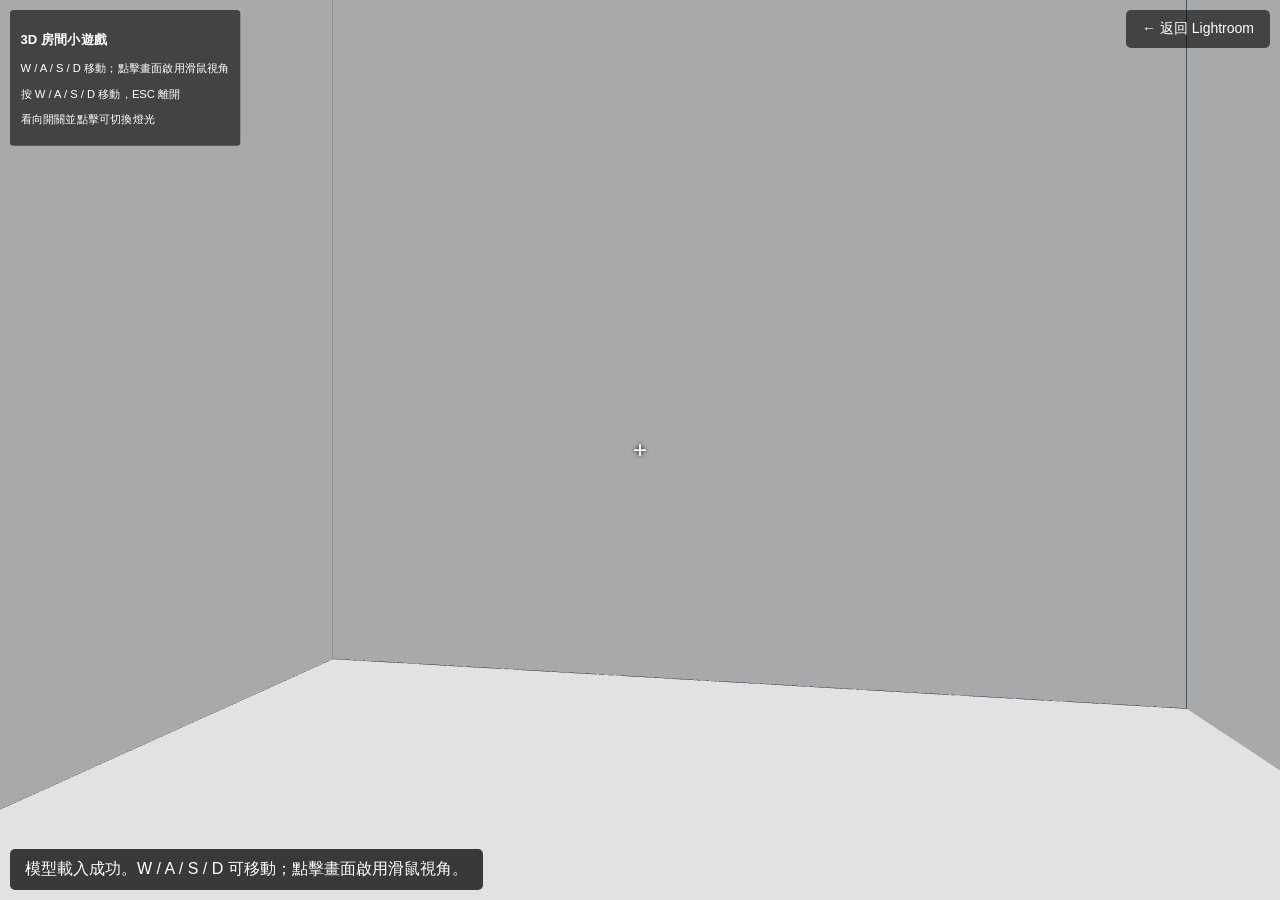
<file: game.html>
<!DOCTYPE html>
<html lang="zh-TW">
<head>
    <meta charset="UTF-8">
    <meta name="viewport" content="width=device-width, initial-scale=1.0">
    <title>Lightroom 3D 房間 — Abandon</title>
    <style>
        body {
            margin: 0;
            overflow: hidden; /* 隱藏捲軸 */
            font-family: sans-serif;
        }
        #info {
            position: absolute;
            top: 10px;
            left: 10px;
            color: white;
            background: rgba(0, 0, 0, 0.6);
            padding: 10px 15px;
            border-radius: 5px;
            transform: scale(0.7);
            transform-origin: top left;
            pointer-events: none;
        }
        #status {
            position: absolute;
            left: 10px;
            bottom: 10px;
            max-width: min(600px, calc(100vw - 50px));
            color: white;
            background: rgba(0, 0, 0, 0.75);
            padding: 10px 15px;
            border-radius: 5px;
            overflow-wrap: anywhere;
            pointer-events: none;
        }
        #back {
            position: absolute; top: 10px; right: 10px;
            color: #fff; background: rgba(0,0,0,.6); padding: 10px 16px;
            border-radius: 5px; text-decoration: none; font-size: 14px;
        }
        #back:hover { background: rgba(0,0,0,.85); }
        html, body { -webkit-user-select: none; user-select: none; -webkit-touch-callout: none; touch-action: none; }
        /* 觸控裝置：虛擬搖桿與提示 */
        #joy { display: none; position: absolute; left: max(24px, env(safe-area-inset-left)); bottom: max(24px, env(safe-area-inset-bottom));
            width: 140px; height: 140px; border-radius: 50%; background: rgba(255,255,255,.12); border: 2px solid rgba(255,255,255,.35); touch-action: none; }
        #joy .knob { position: absolute; left: 50%; top: 50%; width: 60px; height: 60px; margin: -30px 0 0 -30px; border-radius: 50%;
            background: rgba(255,255,255,.55); box-shadow: 0 2px 10px rgba(0,0,0,.4); }
        #rotate { display: none; position: absolute; bottom: 200px; left: 50%; transform: translateX(-50%); color: #fff; background: rgba(0,0,0,.75);
            padding: 8px 14px; border-radius: 20px; font-size: 13px; pointer-events: none; white-space: nowrap; }
        body.is-touch #joy { display: block; }
        body.is-touch #reticle { display: none; }
        body.is-touch #back { padding: 8px 12px; font-size: 13px; }
        body.is-touch #info { transform: scale(0.6); }
        body.is-touch #status { left: auto; right: 10px; bottom: 10px; font-size: 13px; max-width: min(320px, 45vw); }
        @media (orientation: portrait) { body.is-touch #rotate { display: block; } }
        #reticle {
            position: absolute;
            top: 50%;
            left: 50%;
            color: white;
            font-size: 24px;
            line-height: 1;
            text-shadow: 0 0 4px black;
            transform: translate(-50%, -50%);
            pointer-events: none;
        }
    </style>
</head>
<body>

    <div id="info">
        <!-- 電腦版說明；觸控裝置會由程式換成觸控說明 -->
        <h3>3D 房間小遊戲</h3>
        <p class="help-desktop">W / A / S / D 移動；點擊畫面啟用滑鼠視角</p>
        <p class="help-touch" hidden>左下搖桿移動；單指拖曳畫面轉視角</p>
        <p class="help-desktop">按 W / A / S / D 移動，ESC 離開</p>
        <p class="help-desktop">看向開關並點擊可切換燈光</p>
        <p class="help-touch" hidden>點一下牆上的燈座開關即可開關燈</p>
    </div>
    <a id="back" href="lightroom.html">← 返回 Lightroom</a>
    <div id="joy" aria-label="移動搖桿"><div class="knob"></div></div>
    <div id="rotate">建議將手機橫放遊玩</div>
    <div id="reticle" aria-hidden="true">+</div>
    <div id="status" role="status" aria-live="polite">正在載入 lightroom.glb…</div>

    <!-- 全部本機載入，不需要網路（three.js r160 + GLTFLoader/DRACOLoader/PointerLockControls + 內嵌 Draco 解碼器 + 模型） -->
    <script src="vendor/three.min.js"></script>
    <script src="vendor/three-addons.js"></script>
    <script src="vendor/draco-embedded.js"></script>
    <script src="assets/lightroom-glb.js"></script>
    <script>
    (function () {
        const THREE = window.THREE;
        const { GLTFLoader, DRACOLoader, PointerLockControls } = window.THREE_ADDONS;

        // 1. 建立初始化場景 (Scene)
        const scene = new THREE.Scene();
        scene.background = new THREE.Color(0x1a1a1a); // 背景暗灰色

        // 2. 建立相機 (Camera)
        const camera = new THREE.PerspectiveCamera(60, window.innerWidth / window.innerHeight, 0.1, 1000);
        camera.position.set(0, 5, 10); // 設定相機初始位置 (X, Y, Z)

        // 3. 建立渲染器 (Renderer)
        const renderer = new THREE.WebGLRenderer({ antialias: true });
        renderer.setSize(window.innerWidth, window.innerHeight);
        renderer.setPixelRatio(window.devicePixelRatio);
        document.body.appendChild(renderer.domElement);
        renderer.domElement.style.display = 'block';

        // 關燈時保留足夠的環境光，讓房間幾何仍可辨識
        const visibilityLight = new THREE.HemisphereLight(0xffffff, 0x263244, 0.2);
        scene.add(visibilityLight);

        const pointLight = new THREE.PointLight(0xffffff, 4400, 0, 1.5);
        pointLight.castShadow = true;
        pointLight.shadow.mapSize.set(1024, 1024);
        pointLight.shadow.bias = -0.0001;
        pointLight.position.set(0, 4, 0); // 放在房間上方
        scene.add(pointLight);
        renderer.shadowMap.enabled = true;
        renderer.shadowMap.type = THREE.PCFSoftShadowMap;

        function setLightState(isOn) {
            pointLight.visible = isOn;
            visibilityLight.intensity = isOn ? 2.4 : 0.2;
            bulbMaterials.forEach((material) => {
                material.emissiveIntensity = isOn ? 6 : 0.25;
            });
            if (switchObject) {
                switchObject.rotation.order = 'XYZ';
                switchObject.rotation.x = THREE.MathUtils.degToRad(isOn ? -10 : 10);
            }
            status.textContent = `燈光${isOn ? '已開啟' : '已關閉'}。`;
        }

        // 觸控裝置偵測：沒有滑鼠的裝置改用虛擬搖桿 + 拖曳轉視角 + 點擊開關
        const isTouch = window.matchMedia('(pointer: coarse)').matches || 'ontouchstart' in window;
        if (isTouch) {
            document.body.classList.add('is-touch');
            document.querySelectorAll('.help-desktop').forEach((el) => { el.hidden = true; });
            document.querySelectorAll('.help-touch').forEach((el) => { el.hidden = false; });
        }

        // 5. 第一人稱視角控制
        const controls = new PointerLockControls(camera, renderer.domElement);
        const status = document.getElementById('status');
        controls.addEventListener('lock', () => {
            status.textContent = '第一人稱模式：W / A / S / D 移動，ESC 離開。';
        });
        controls.addEventListener('unlock', () => {
            if (isTouch) return;
            status.textContent = '點擊畫面開始第一人稱操作。';
        });
        renderer.domElement.addEventListener('click', () => {
            if (isTouch) return;
            if (!controls.isLocked) controls.lock();
        });

        // 6. 載入 Blender 匯出的 .glb 模型
        let roomModel, playerObject, switchObject, switchHitArea, bulbObject, roomBounds;
        const bulbMaterials = [];
        const loader = new GLTFLoader();
        const dracoLoader = new DRACOLoader();
        // 解碼器內嵌在 vendor/draco-embedded.js，改成直接從記憶體提供（免網路；file:// 也不會被 fetch 擋）
        dracoLoader._loadLibrary = (url, type) => Promise.resolve(
            type === 'text' ? window.DRACO_WRAPPER_JS : base64ToArrayBuffer(window.DRACO_WASM_B64)
        );
        loader.setDRACOLoader(dracoLoader);

        // 請確保 'lightroom.glb' 和 index.html 放在同一個資料夾
        // 模型內嵌在 assets/lightroom-glb.js（base64），避免 file:// 直接開啟時 fetch 被瀏覽器擋下
        function base64ToArrayBuffer(b64) {
            const bin = atob(b64);
            const bytes = new Uint8Array(bin.length);
            for (let i = 0; i < bin.length; i++) bytes[i] = bin.charCodeAt(i);
            return bytes.buffer;
        }
        const onModelLoaded = (gltf) => {
            roomModel = gltf.scene;
            const bounds = new THREE.Box3().setFromObject(roomModel);
            if (bounds.isEmpty()) {
                status.textContent = 'lightroom.glb 沒有可顯示的 3D 模型，請確認已從 Blender 匯出模型。';
                console.error('模型檔沒有可顯示的物件。');
                return;
            }

            const center = bounds.getCenter(new THREE.Vector3());
            const size = bounds.getSize(new THREE.Vector3());
            const radius = Math.max(size.length() / 2, 0.1);
            roomModel.position.sub(center);
            scene.add(roomModel);
            roomModel.updateMatrixWorld(true);
            playerObject = roomModel.getObjectByName('player');
            switchObject = roomModel.getObjectByName('light_button');
            bulbObject = roomModel.getObjectByName('bulb');
            const lampBaseObject = roomModel.getObjectByName('燈座');
            const roomObject = roomModel.getObjectByName('room');
            if (roomObject) {
                roomObject.traverse((object) => {
                    if (!object.isMesh) return;
                    object.castShadow = false;
                    object.receiveShadow = true;
                    const roomEdges = new THREE.LineSegments(
                        new THREE.EdgesGeometry(object.geometry, 15),
                        new THREE.LineBasicMaterial({
                            color: 0x172233,
                            transparent: true,
                            opacity: 0.85,
                            depthWrite: false,
                            polygonOffset: true,
                            polygonOffsetFactor: -1,
                            polygonOffsetUnits: -1
                        })
                    );
                    roomEdges.renderOrder = 1;
                    object.add(roomEdges);
                    const materials = Array.isArray(object.material) ? object.material : [object.material];
                    materials.forEach((material) => {
                        if (material.isMeshStandardMaterial) {
                            material.color.set(0xffffff);
                            material.metalness = 0;
                            material.roughness = 1;
                            material.needsUpdate = true;
                        }
                    });
                });
                roomBounds = new THREE.Box3().setFromObject(roomObject);
                roomBounds.expandByScalar(-0.6);
            } else {
                roomBounds = bounds.clone().expandByScalar(-0.6);
                console.warn('找不到名為 room 的物件，使用整個場景範圍限制玩家。');
            }
            [lampBaseObject, switchObject].forEach((object) => {
                object?.traverse((child) => {
                    if (!child.isMesh) return;
                    child.castShadow = true;
                    child.receiveShadow = true;
                });
            });
            if (lampBaseObject) {
                lampBaseObject.geometry.computeBoundingBox();
                const originalHalfDepth = lampBaseObject.geometry.boundingBox.getSize(new THREE.Vector3()).z
                    * lampBaseObject.scale.z / 2;
                const thicknessScale = 5;
                lampBaseObject.scale.z *= thicknessScale;
                lampBaseObject.position.z -= originalHalfDepth * (thicknessScale - 1);
            }
            if (switchObject) {
                if (lampBaseObject) {
                    lampBaseObject.updateWorldMatrix(true, false);
                    switchObject.updateWorldMatrix(true, false);
                    const baseFrontZ = new THREE.Box3().setFromObject(lampBaseObject).max.z;
                    const buttonBackZ = new THREE.Box3().setFromObject(switchObject).min.z;
                    switchObject.position.z += baseFrontZ - 0.01 - buttonBackZ;
                    switchObject.updateWorldMatrix(true, false);
                }
                switchHitArea = new THREE.Mesh(
                    new THREE.SphereGeometry(isTouch ? 0.3 : 0.12, 12, 8),
                    new THREE.MeshBasicMaterial({
                        colorWrite: false,
                        depthWrite: false,
                        side: THREE.DoubleSide
                    })
                );
                switchObject.getWorldPosition(switchHitArea.position);
                scene.add(switchHitArea);
            }
            bulbObject?.traverse((object) => {
                if (!object.isMesh) return;
                object.castShadow = true;
                object.receiveShadow = true;
                const materials = Array.isArray(object.material) ? object.material : [object.material];
                materials.forEach((material) => {
                    if (!material.isMeshStandardMaterial) return;
                    material.emissive.set(0xffd98a);
                    bulbMaterials.push(material);
                });
            });
            setLightState(pointLight.visible);
            if (playerObject) {
                playerObject.getWorldPosition(camera.position);
                playerObject.visible = false;
                if (roomBounds) {
                    camera.position.x = THREE.MathUtils.clamp(camera.position.x, roomBounds.min.x, roomBounds.max.x);
                    camera.position.z = THREE.MathUtils.clamp(camera.position.z, roomBounds.min.z, roomBounds.max.z);
                }
                if (roomBounds) {
                    const roomCenter = roomBounds.getCenter(new THREE.Vector3());
                    camera.lookAt(roomCenter.x, camera.position.y, roomCenter.z);
                }
            } else {
                camera.position.set(0, 0, 0);
                console.warn('找不到名為 player 的物件，使用場景中心作為第一人稱起點。');
            }
            camera.near = Math.max(radius / 1000, 0.01);
            camera.far = Math.max(radius * 10, 1000);
            camera.updateProjectionMatrix();
            pointLight.position.set(0, size.y / 2, 0);
            if (bulbObject) {
                bulbObject.getWorldPosition(pointLight.position);
            }
            pointLight.distance = Math.max(radius * 8, 30);
            pointLight.shadow.camera.near = 0.1;
            pointLight.shadow.camera.far = pointLight.distance;
            pointLight.shadow.camera.updateProjectionMatrix();
            status.textContent = isTouch ? '模型載入成功。左下搖桿移動，拖曳畫面轉視角，點開關可開關燈。' : '模型載入成功。W / A / S / D 可移動；點擊畫面啟用滑鼠視角。';
            console.log('模型載入成功！', roomModel);
        };
        const onModelError = (error) => {
            status.textContent = '模型載入失敗：請確認 vendor 資料夾與 assets/lightroom-glb.js 都在 game.html 旁邊。';
            console.error('模型載入失敗:', error);
        };
        loader.parse(base64ToArrayBuffer(window.LIGHTROOM_GLB_B64), '', onModelLoaded, onModelError);

        // 7. 鍵盤 WASD 移動控制
        const keys = { w: false, a: false, s: false, d: false };
        window.addEventListener('keydown', (e) => {
            const key = e.key.toLowerCase();
            if (Object.hasOwn(keys, key)) {
                keys[key] = true;
                e.preventDefault();
            }
        });
        window.addEventListener('keyup', (e) => {
            const key = e.key.toLowerCase();
            if (Object.hasOwn(keys, key)) keys[key] = false;
        });
        window.addEventListener('blur', () => {
            Object.keys(keys).forEach((key) => { keys[key] = false; });
        });

        function updateMovement(delta) {
            const forward = controls.getDirection(new THREE.Vector3());
            forward.y = 0;
            forward.normalize();
            const right = new THREE.Vector3().crossVectors(forward, camera.up).normalize();
            const speed = 3 * delta;
            const movement = new THREE.Vector3();
            if (joy.x || joy.y) {
                movement.addScaledVector(forward, joy.y * speed);
                movement.addScaledVector(right, joy.x * speed);
            }
            if (keys.w) movement.addScaledVector(forward, speed);
            if (keys.s) movement.addScaledVector(forward, -speed);
            if (keys.a) movement.addScaledVector(right, -speed);
            if (keys.d) movement.addScaledVector(right, speed);

            if (movement.lengthSq() > 0) {
                const nextPosition = camera.position.clone().add(movement);
                if (roomBounds) {
                    nextPosition.x = THREE.MathUtils.clamp(nextPosition.x, roomBounds.min.x, roomBounds.max.x);
                    nextPosition.z = THREE.MathUtils.clamp(nextPosition.z, roomBounds.min.z, roomBounds.max.z);
                }
                camera.position.copy(nextPosition);
            }
        }

        // 7b. 觸控操作：虛擬搖桿（左下）、單指拖曳轉視角、點擊開關
        const joy = { x: 0, y: 0 };
        const joyEl = document.getElementById('joy');
        const knob = joyEl.querySelector('.knob');
        let joyId = null;
        const JOY_R = 50;
        function setJoy(e) {
            const r = joyEl.getBoundingClientRect();
            let dx = e.clientX - (r.left + r.width / 2);
            let dy = e.clientY - (r.top + r.height / 2);
            const len = Math.hypot(dx, dy);
            if (len > JOY_R) { dx = dx / len * JOY_R; dy = dy / len * JOY_R; }
            knob.style.transform = `translate(${dx}px, ${dy}px)`;
            joy.x = dx / JOY_R;
            joy.y = -dy / JOY_R;     // 往上推 = 前進
        }
        function resetJoy() { joyId = null; joy.x = joy.y = 0; knob.style.transform = ''; }
        joyEl.addEventListener('pointerdown', (e) => {
            if (joyId !== null) return;
            joyId = e.pointerId; try { joyEl.setPointerCapture(e.pointerId); } catch (_) {} setJoy(e); e.preventDefault();
        });
        joyEl.addEventListener('pointermove', (e) => { if (e.pointerId === joyId) setJoy(e); });
        joyEl.addEventListener('pointerup', (e) => { if (e.pointerId === joyId) resetJoy(); });
        joyEl.addEventListener('pointercancel', (e) => { if (e.pointerId === joyId) resetJoy(); });

        // 拖曳轉視角（yaw / pitch，與 PointerLockControls 相同的 YXZ 順序）
        const look = { id: null, x: 0, y: 0, sx: 0, sy: 0, t: 0, moved: 0 };
        const euler = new THREE.Euler(0, 0, 0, 'YXZ');
        const LOOK_SPEED = 0.005;
        const canvas = renderer.domElement;
        canvas.style.touchAction = 'none';
        canvas.addEventListener('pointerdown', (e) => {
            if (!isTouch || e.pointerType === 'mouse' || look.id !== null) return;
            look.id = e.pointerId; look.x = look.sx = e.clientX; look.y = look.sy = e.clientY;
            look.t = performance.now(); look.moved = 0;
            try { canvas.setPointerCapture(e.pointerId); } catch (_) {}
        });
        canvas.addEventListener('pointermove', (e) => {
            if (e.pointerId !== look.id) return;
            const dx = e.clientX - look.x, dy = e.clientY - look.y;
            look.x = e.clientX; look.y = e.clientY;
            look.moved += Math.abs(dx) + Math.abs(dy);
            euler.setFromQuaternion(camera.quaternion);
            euler.y -= dx * LOOK_SPEED;
            euler.x -= dy * LOOK_SPEED;
            euler.x = Math.max(-Math.PI / 2 + 0.05, Math.min(Math.PI / 2 - 0.05, euler.x));
            camera.quaternion.setFromEuler(euler);
        });
        function endLook(e, cancelled) {
            if (e.pointerId !== look.id) return;
            const wasTap = !cancelled && look.moved < 12 && performance.now() - look.t < 350;
            look.id = null;
            if (wasTap) tapAt(e.clientX, e.clientY);
        }
        canvas.addEventListener('pointerup', (e) => endLook(e, false));
        canvas.addEventListener('pointercancel', (e) => endLook(e, true));

        // 點擊畫面上的燈座開關（以點擊位置做射線檢測）
        function tapAt(cx, cy) {
            if (!switchObject) return;
            const ndc = new THREE.Vector2((cx / window.innerWidth) * 2 - 1, -(cy / window.innerHeight) * 2 + 1);
            raycaster.setFromCamera(ndc, camera);
            const hit = raycaster.intersectObject(switchHitArea || switchObject, true);
            if (hit.length > 0) setLightState(!pointLight.visible);
            else status.textContent = '請直接點燈座上的開關。';
        }

        // 8. 滑鼠點擊觸發開關 (Raycaster 射線檢測)
        const raycaster = new THREE.Raycaster();
        renderer.domElement.addEventListener('click', () => {
            if (isTouch || !controls.isLocked || !switchObject) return;
            raycaster.setFromCamera(new THREE.Vector2(0, 0), camera);
            const intersects = raycaster.intersectObject(switchHitArea || switchObject, true);
            if (intersects.length > 0) {
                setLightState(!pointLight.visible);
                console.log('燈光狀態:', pointLight.visible, '按鈕 X 角度:', THREE.MathUtils.radToDeg(switchObject.rotation.x));
            } else {
                status.textContent = '請將準星對準燈座開關再點擊。';
            }
        });

        // 9. 視窗大小改變修正
        window.addEventListener('resize', () => {
            camera.aspect = window.innerWidth / window.innerHeight;
            camera.updateProjectionMatrix();
            renderer.setSize(window.innerWidth, window.innerHeight);
        });

        // 10. 遊戲渲染主迴圈 (Loop)
        const clock = new THREE.Clock();
        function animate() {
            requestAnimationFrame(animate);
            updateMovement(Math.min(clock.getDelta(), 0.05));
            renderer.render(scene, camera);
        }
        animate();
    })();
    </script>
</body>
</html>
</file>
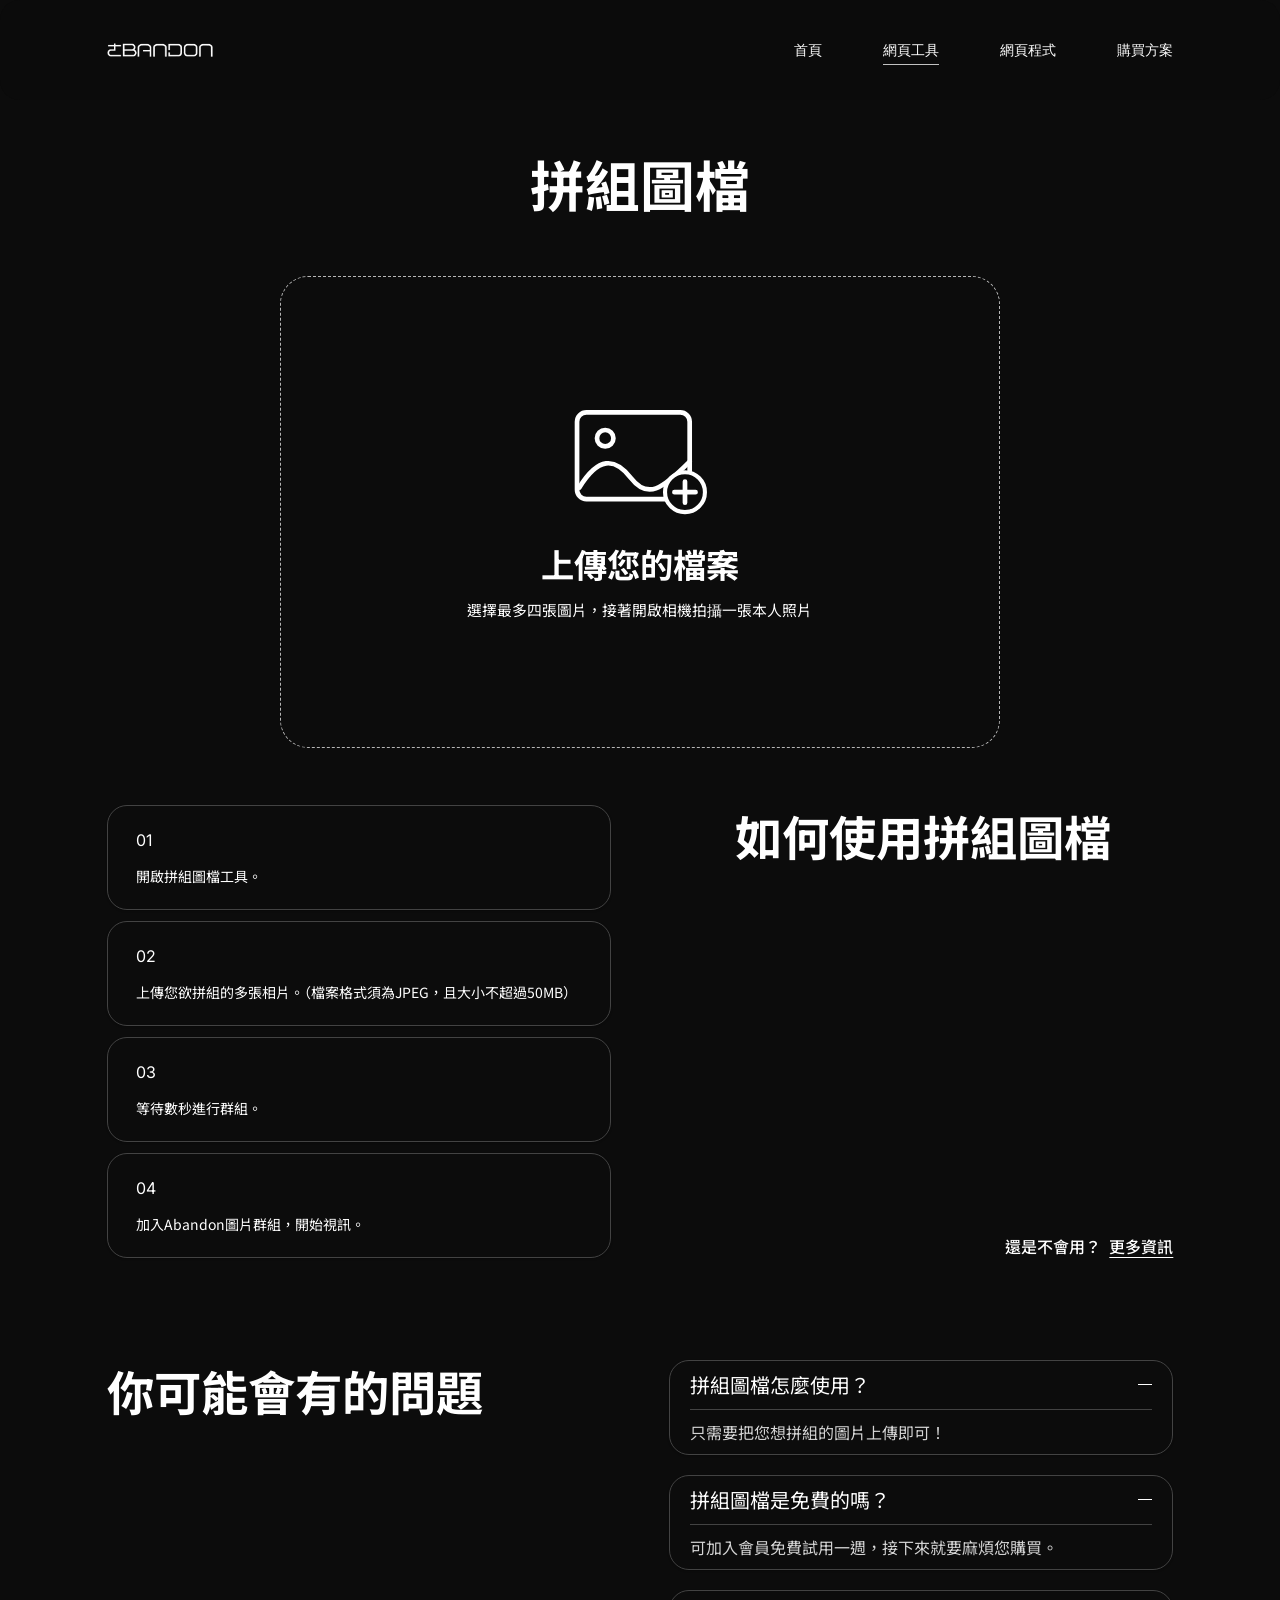
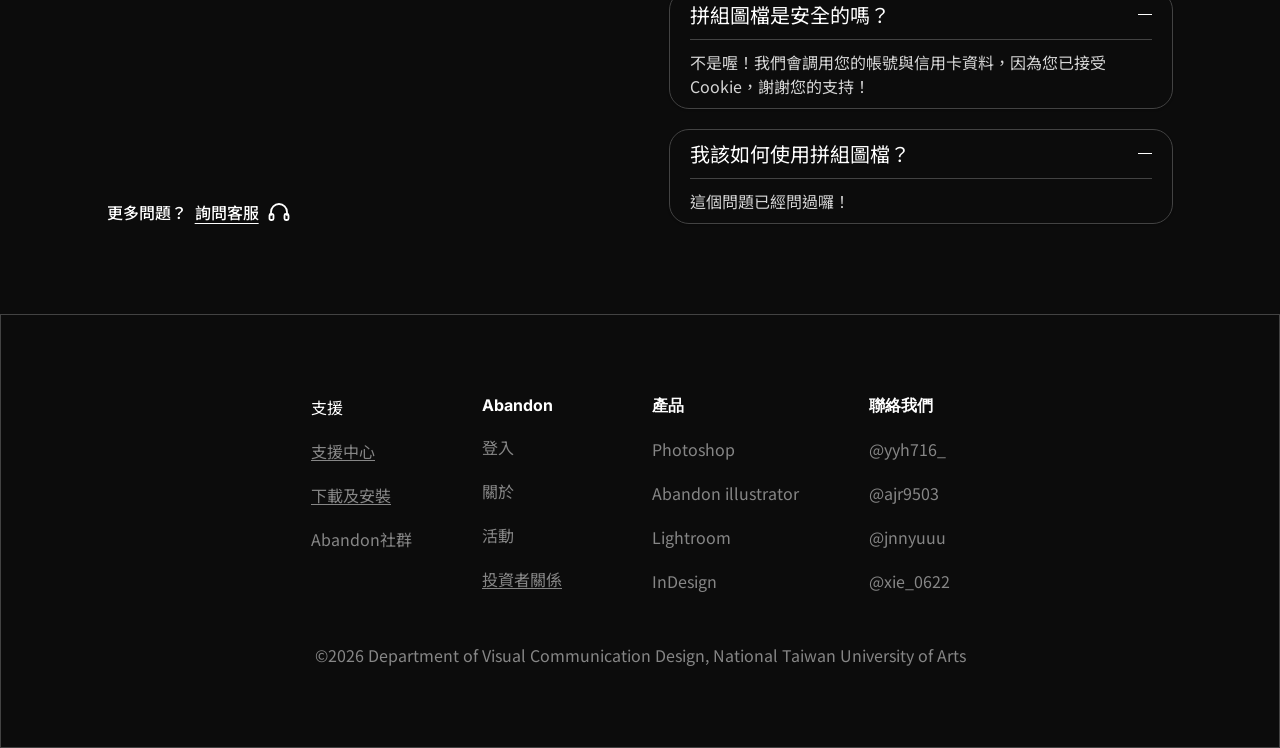
<file: group.html>
<!DOCTYPE html>
<html lang="zh-Hant">
<head>
  <meta charset="UTF-8">
  <meta name="viewport" content="width=device-width, initial-scale=1">
  <title>拼組圖檔 — Abandon</title>
  <meta name="description" content="Abandon 拼組圖檔：組合你的圖檔，使作品之間更加和諧。">

  <link rel="stylesheet" href="styles.css">
  <link rel="stylesheet" href="pages.css">
  <link rel="stylesheet" href="flow.css">
</head>
<body>

  <header class="site-header site-header--overlay">
    <nav class="site-nav" aria-label="主選單">
      <a class="site-nav__brand" href="index.html" aria-label="Abandon 首頁"><img class="site-nav__logo" src="assets/abandon-wordmark.png" alt="Abandon"></a>
      <ul class="site-nav__list">
        <li><a href="index.html">首頁</a></li>
        <li><a href="tools.html" aria-current="page">網頁工具</a></li>
        <li><a href="apps.html">網頁程式</a></li>
        <li><a href="pricing.html">購買方案</a></li>
      </ul>
    </nav>
  </header>

  <main class="page page--sub" data-tool="group">
    <section class="flow-step" data-step="upload">
      <div class="container stage-head"><h1 class="flow-title" tabindex="-1">拼組圖檔</h1></div>
      <div class="container">
        <button type="button" class="upload-box" data-upload-trigger aria-label="上傳您的檔案；可點擊選擇或拖曳圖檔">
          <svg class="up-icon" viewBox="0 0 120 100" aria-hidden="true" focusable="false"><rect x="6" y="8" width="96" height="74" rx="8" fill="none" stroke="currentColor" stroke-width="4"/><circle cx="30" cy="30" r="7" fill="none" stroke="currentColor" stroke-width="4"/><path d="M8 72c16-26 30-26 44-8s26 10 50-14" fill="none" stroke="currentColor" stroke-width="4" stroke-linecap="round"/><circle cx="98" cy="76" r="17" fill="#0c0c0c" stroke="currentColor" stroke-width="3.5"/><path d="M98 67v18M89 76h18" stroke="currentColor" stroke-width="4" stroke-linecap="round"/></svg>
          <span class="upload-box__title">上傳您的檔案</span>
          <span class="upload-box__desc">選擇最多四張圖片，接著開啟相機拍攝一張本人照片</span>
          <span class="upload-box__feedback" data-upload-feedback role="status" aria-live="polite" hidden></span>
        </button>
        <input class="sr-only" type="file" accept="image/*" data-file-input data-max-files="4" data-max-size-mb="50" multiple tabindex="-1">
      </div>
      <div class="container info">
      <section class="how" aria-labelledby="how-title">
        <ol class="step-list">
          <li class="step-card"><span class="en">01</span><p>開啟拼組圖檔工具。</p></li>
          <li class="step-card"><span class="en">02</span><p>上傳您欲拼組的多張相片。（檔案格式須為JPEG，且大小不超過50MB）</p></li>
          <li class="step-card"><span class="en">03</span><p>等待數秒進行群組。</p></li>
          <li class="step-card"><span class="en">04</span><p>加入Abandon圖片群組，開始視訊。</p></li>
        </ol>
        <div class="how__side">
          <h2 id="how-title" class="flow-h2">如何使用拼組圖檔</h2>
          <a class="more-link" href="pricing.html">還是不會用？<u>更多資訊</u></a>
        </div>
      </section>
      <section class="faq" aria-labelledby="faq-title">
        <div class="faq__side">
          <h2 id="faq-title" class="flow-h2">你可能會有的問題</h2>
          <a class="more-link" href="pricing.html">更多問題？<u>詢問客服</u> <svg width="24" height="24" viewBox="0 0 24 24" fill="none" stroke="currentColor" stroke-width="1.8" stroke-linecap="round" stroke-linejoin="round" aria-hidden="true"><path d="M4 15v-3a8 8 0 0 1 16 0v3"/><rect x="2.5" y="14" width="4" height="6" rx="1.5"/><rect x="17.5" y="14" width="4" height="6" rx="1.5"/></svg></a>
        </div>
        <div class="qa__list">
            <details class="qa__item" open>
              <summary><span class="qa__q">拼組圖檔怎麼使用？</span></summary>
              <p class="qa__a">只需要把您想拼組的圖片上傳即可！</p>
            </details>
            <details class="qa__item" open>
              <summary><span class="qa__q">拼組圖檔是免費的嗎？</span></summary>
              <p class="qa__a">可加入會員免費試用一週，接下來就要麻煩您購買。</p>
            </details>
            <details class="qa__item" open>
              <summary><span class="qa__q">拼組圖檔是安全的嗎？</span></summary>
              <p class="qa__a">不是喔！我們會調用您的帳號與信用卡資料，因為您已接受Cookie，謝謝您的支持！</p>
            </details>
            <details class="qa__item" open>
              <summary><span class="qa__q">我該如何使用拼組圖檔？</span></summary>
              <p class="qa__a">這個問題已經問過囉！</p>
            </details>
        </div>
      </section>
      </div>
    </section>
    <section class="flow-step" data-step="processing" data-auto="startchat" data-ms="3000" hidden>
      <div class="container stage-head"><h1 class="flow-title" tabindex="-1">拼組圖檔</h1></div>
      <div class="container">
        <div class="processing-stage" role="status" aria-live="polite">
          <img class="processing-animation" src="assets/processing-groups-transparent.png" alt="" aria-hidden="true">
          <p class="upload-box__title">拼組製作中<span class="dots" aria-hidden="true"></span></p>
          <p class="upload-box__desc">檔案上傳成功！正在進行拼組，請稍候</p>
        </div>
      </div>
    </section>
    <section class="flow-step" data-step="startchat" data-auto="ringing" data-ms="3000" hidden>
      <div class="container">
        <div class="phone phone--chat" role="status" aria-live="polite">
          <h2>你已加入Abandon圖片群組</h2>
          <div class="avatars avatars--overlap" data-group-avatars aria-label="已加入群組的圖片"></div>
          <p class="phone__names" data-group-names></p>
          <p class="phone__msg" data-camera-feedback></p>
          <div class="chat-meta"><span class="avatar avatar--self" aria-label="個人狀態"></span><span class="typing-indicator" aria-label="正在輸入"><i></i><i></i><i></i></span></div>
          <div class="chat-message"><span>Message...</span><button type="button" aria-label="傳送訊息"><svg viewBox="0 0 24 24" aria-hidden="true"><path d="m21 3-7.2 18-3.6-7.2L3 10.2 21 3Z"/><path d="m10.2 13.8 4.5-4.5"/></svg></button></div>
        </div>
      </div>
    </section>
    <section class="flow-step" data-step="ringing" hidden>
      <div class="container">
        <div class="phone phone--ring" aria-label="Abandon 圖片群組來電">
          <h2>Abandon圖片群組</h2>
          <p class="phone__msg">正在邀請您加入群組通話</p>
          <div class="avatars avatars--ring" data-ringing-avatars aria-hidden="true"></div>
          <div class="ring-actions">
            <button type="button" class="call-action call-action--answer" data-goto="call" aria-label="接聽群組通話"><img src="assets/call-button.png" alt="" aria-hidden="true"></button>
            <button type="button" class="call-action call-action--no" data-goto="removed" aria-label="拒接並退出群組"><img src="assets/no-button.png" alt="" aria-hidden="true"></button>
          </div>
        </div>
      </div>
    </section>
    <section class="flow-step" data-step="call" hidden>
      <div class="container">
        <div class="call-layout">
          <div class="phone phone--call" aria-label="Abandon 圖片群組視訊通話">
            <div class="call-tiles" data-call-tiles></div>
            <div class="call-self" data-call-self aria-label="您的相機照片">
              <div class="call-controls">
                <button type="button" class="call-control" data-call-toggle="mic" aria-label="切換麥克風" aria-pressed="false"><svg class="icon-on" viewBox="0 0 32 32" aria-hidden="true"><rect x="11" y="4" width="10" height="17" rx="5"/><path d="M7 15v2a9 9 0 0 0 18 0v-2M16 26v4m-5 0h10"/></svg><svg class="icon-off" viewBox="0 0 32 32" aria-hidden="true"><rect x="11" y="4" width="10" height="17" rx="5"/><path d="M7 15v2a9 9 0 0 0 18 0v-2M16 26v4m-5 0h10M5 5l22 22"/></svg></button>
                <button type="button" class="call-control call-control--hangup" data-call-hangup aria-label="掛斷並離開群組"><svg viewBox="0 0 32 32" aria-hidden="true"><path d="m9 9 14 14M23 9 9 23"/></svg></button>
                <button type="button" class="call-control" data-call-toggle="camera" aria-label="切換攝影機" aria-pressed="false"><svg class="icon-on" viewBox="0 0 32 32" aria-hidden="true"><rect x="3" y="8" width="18" height="16" rx="4"/><path d="m21 13 8-4v14l-8-4z"/></svg><svg class="icon-off" viewBox="0 0 32 32" aria-hidden="true"><rect x="3" y="8" width="18" height="16" rx="4"/><path d="m21 13 8-4v14l-8-4zM4 4l24 24"/></svg></button>
              </div>
            </div>
          </div>
          <a class="call-return" href="tools.html"><svg viewBox="0 0 24 24" aria-hidden="true"><path d="M9 14 4 9l5-5M4 9h10a6 6 0 0 1 0 12h-2"/></svg>返回上頁</a>
        </div>
      </div>
    </section>
    <section class="flow-step" data-step="removed" hidden>
      <div class="container removed-layout">
        <div class="phone phone--removed" role="status" aria-live="polite">
          <h2 data-removed-title>你已被移出群組</h2>
          <div class="avatars avatars--overlap" data-removed-avatars aria-label="群組圖片"></div>
          <p class="phone__names" data-removed-names></p>
          <div class="chat-meta"><span class="avatar avatar--self" data-removed-self></span><span class="typing-indicator"><i></i><i></i><i></i></span></div>
          <div class="chat-message"><span>Message...</span><button type="button" aria-label="傳送訊息"><svg viewBox="0 0 24 24" aria-hidden="true"><path d="m21 3-7.2 18-3.6-7.2L3 10.2 21 3Z"/><path d="m10.2 13.8 4.5-4.5"/></svg></button></div>
        </div>
        <a class="removed-return" href="tools.html">返回上頁</a>
      </div>
    </section>
  </main>

  <footer class="site-footer">
    <div class="site-footer__cols">
      <section class="footer-col footer-col--plain" aria-labelledby="f-support">
        <h2 id="f-support" class="footer-col__title">支援</h2>
        <ul>
          <li><a class="u" href="#">支援中心</a></li>
          <li><a class="u" href="#">下載及安裝</a></li>
          <li><a href="https://youtu.be/dQw4w9WgXcQ?si=ZraJwlEosWTOlct9" target="_blank" rel="noopener noreferrer">Abandon社群</a></li>
        </ul>
      </section>
      <section class="footer-col" aria-labelledby="f-brand">
        <h2 id="f-brand" class="footer-col__title">Abandon</h2>
        <ul>
          <li><a href="#">登入</a></li>
          <li><a href="#">關於</a></li>
          <li><a href="#">活動</a></li>
          <li><a class="u" href="https://vcd.ntua.edu.tw/zh/node/326" target="_blank" rel="noopener noreferrer">投資者關係</a></li>
        </ul>
      </section>
      <section class="footer-col" aria-labelledby="f-products">
        <h2 id="f-products" class="footer-col__title">產品</h2>
        <ul>
          <li><a href="photoshop.html">Photoshop</a></li>
          <li><a href="https://chatgpt.com/" target="_blank" rel="noopener noreferrer">Abandon illustrator</a></li>
          <li><a href="lightroom.html">Lightroom</a></li>
          <li><a href="indesign.html">InDesign</a></li>
        </ul>
      </section>
      <section class="footer-col" aria-labelledby="f-contact">
        <h2 id="f-contact" class="footer-col__title">聯絡我們</h2>
        <ul>
          <li>@yyh716_</li>
          <li>@ajr9503</li>
          <li>@jnnyuuu</li>
          <li>@xie_0622</li>
        </ul>
      </section>
    </div>
    <p class="site-footer__copy">©2026 Department of Visual Communication Design, National Taiwan University of Arts</p>
  </footer>
  <script src="flow.js"></script>
  <script src="help-modal.js"></script>
  <script src="cursor-trail.js"></script>
</body>
</html>
</file>
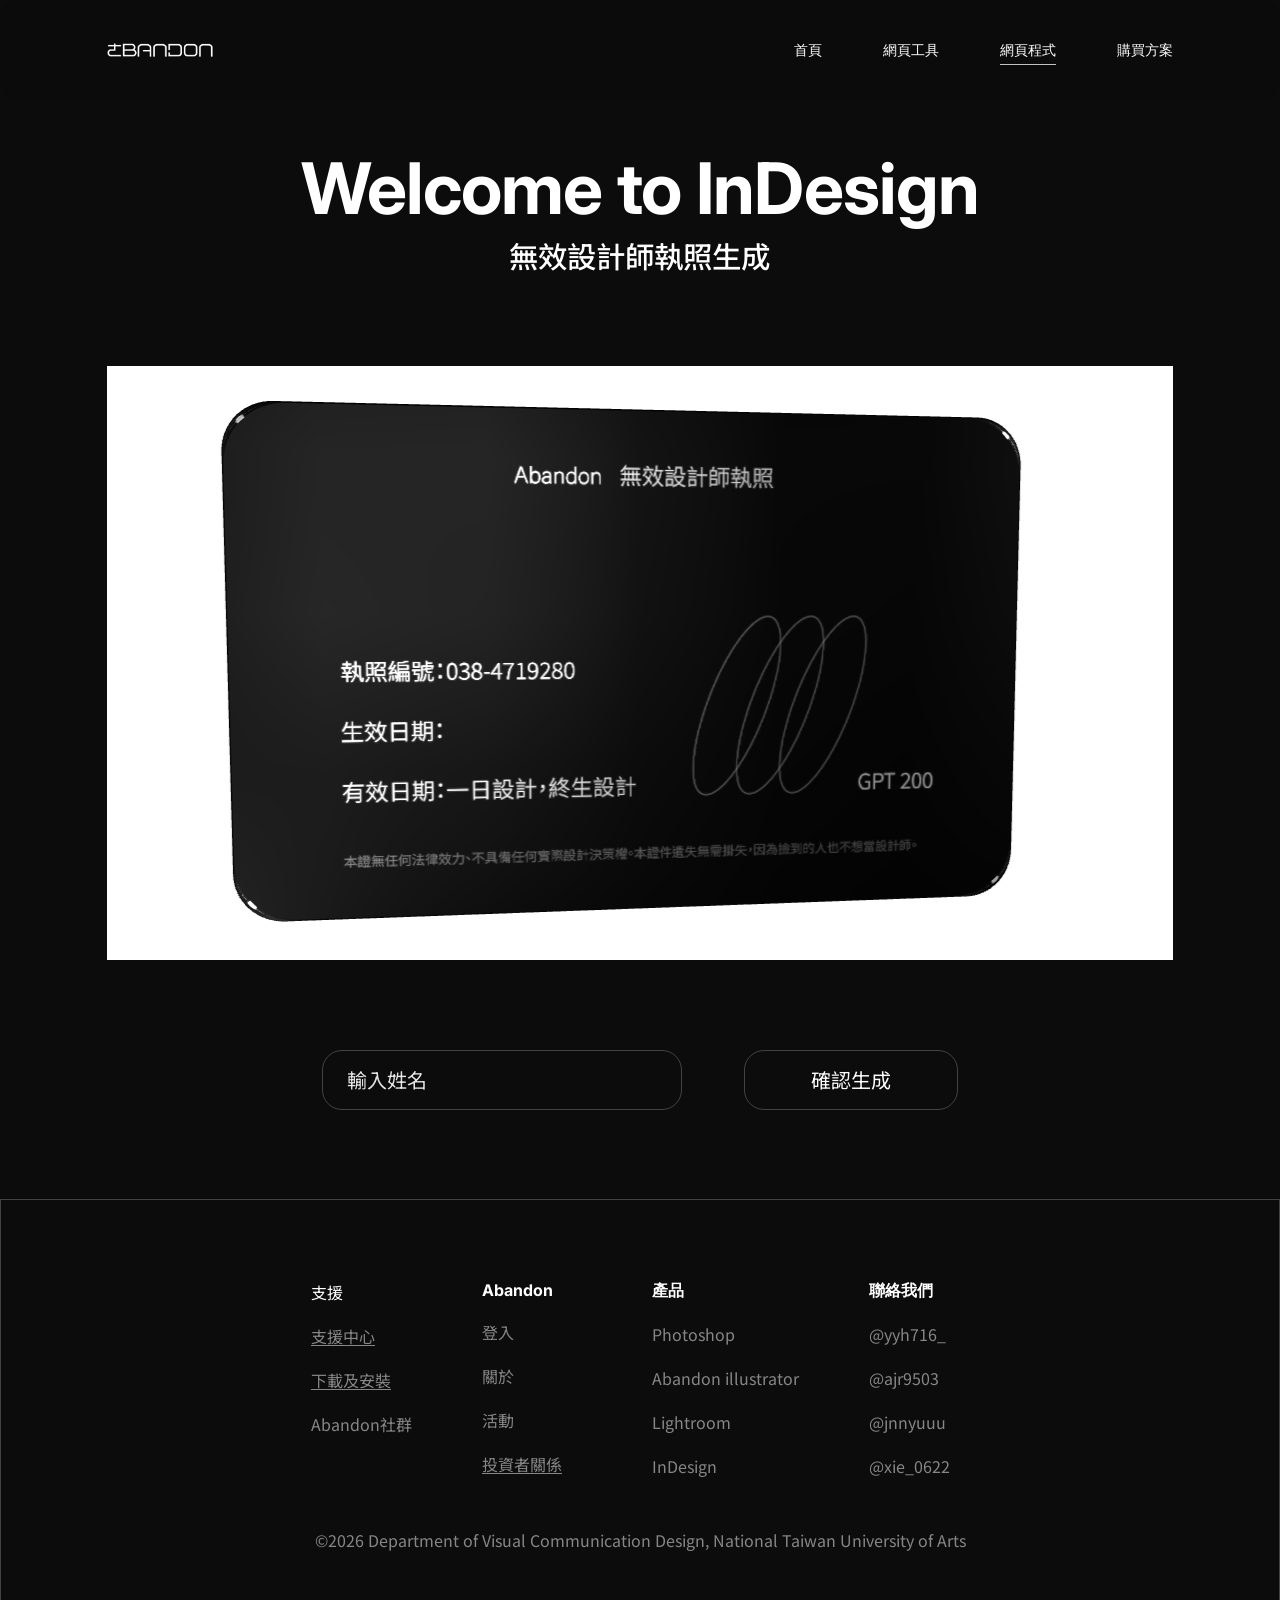
<file: indesign.html>
<!DOCTYPE html>
<html lang="zh-Hant">
<head>
  <meta charset="UTF-8">
  <meta name="viewport" content="width=device-width, initial-scale=1">
  <title>InDesign — Abandon</title>
  <meta name="description" content="Abandon InDesign：無效設計師執照生成。">

  <link rel="stylesheet" href="styles.css">
  <link rel="stylesheet" href="pages.css">
  <link rel="stylesheet" href="flow.css">
</head>
<body>

  <header class="site-header site-header--overlay">
    <nav class="site-nav" aria-label="主選單">
      <a class="site-nav__brand" href="index.html" aria-label="Abandon 首頁"><img class="site-nav__logo" src="assets/abandon-wordmark.png" alt="Abandon"></a>
      <ul class="site-nav__list">
        <li><a href="index.html">首頁</a></li>
        <li><a href="tools.html">網頁工具</a></li>
        <li><a href="apps.html" aria-current="page">網頁程式</a></li>
        <li><a href="pricing.html">購買方案</a></li>
      </ul>
    </nav>
  </header>

  <main class="page page--sub">
    <div class="container stage-head">
      <h1 class="stage-title">Welcome to InDesign</h1>
      <p class="stage-sub">無效設計師執照生成</p>
    </div>

    <section class="container" aria-label="執照預覽">
      <canvas id="license" class="license" width="1440" height="802" role="img" aria-label="無效設計師證照 3D 預覽，可拖曳旋轉；輸入姓名後生成"></canvas>
    </section>

    <form class="id-controls container" id="id-form">
      <label class="field">
        <span class="sr-only">輸入姓名</span>
        <input type="text" id="id-name" name="name" placeholder="輸入姓名" autocomplete="name" maxlength="20" required>
      </label>
      <button type="submit" class="btn btn--outline pill-btn" id="id-make">確認生成</button>
      <button type="button" class="btn btn--outline pill-btn" id="id-download" hidden><svg width="18" height="18" viewBox="0 0 24 24" fill="none" stroke="currentColor" stroke-width="1.8" stroke-linecap="round" stroke-linejoin="round" aria-hidden="true"><path d="M12 3v12m0 0-4.5-4.5M12 15l4.5-4.5M4 20h16"/></svg><span>下載檔案</span></button>
    </form>
  </main>

  <footer class="site-footer">
    <div class="site-footer__cols">
      <section class="footer-col footer-col--plain" aria-labelledby="f-support">
        <h2 id="f-support" class="footer-col__title">支援</h2>
        <ul>
          <li><a class="u" href="#">支援中心</a></li>
          <li><a class="u" href="#">下載及安裝</a></li>
          <li><a href="https://youtu.be/dQw4w9WgXcQ?si=ZraJwlEosWTOlct9" target="_blank" rel="noopener noreferrer">Abandon社群</a></li>
        </ul>
      </section>
      <section class="footer-col" aria-labelledby="f-brand">
        <h2 id="f-brand" class="footer-col__title">Abandon</h2>
        <ul>
          <li><a href="#">登入</a></li>
          <li><a href="#">關於</a></li>
          <li><a href="#">活動</a></li>
          <li><a class="u" href="https://vcd.ntua.edu.tw/zh/node/326" target="_blank" rel="noopener noreferrer">投資者關係</a></li>
        </ul>
      </section>
      <section class="footer-col" aria-labelledby="f-products">
        <h2 id="f-products" class="footer-col__title">產品</h2>
        <ul>
          <li><a href="photoshop.html">Photoshop</a></li>
          <li><a href="https://chatgpt.com/" target="_blank" rel="noopener noreferrer">Abandon illustrator</a></li>
          <li><a href="lightroom.html">Lightroom</a></li>
          <li><a href="indesign.html">InDesign</a></li>
        </ul>
      </section>
      <section class="footer-col" aria-labelledby="f-contact">
        <h2 id="f-contact" class="footer-col__title">聯絡我們</h2>
        <ul>
          <li>@yyh716_</li>
          <li>@ajr9503</li>
          <li>@jnnyuuu</li>
          <li>@xie_0622</li>
        </ul>
      </section>
    </div>
    <p class="site-footer__copy">©2026 Department of Visual Communication Design, National Taiwan University of Arts</p>
  </footer>
  <!-- 3D 證照（three.js，本機載入，不需要網路） -->
  <script src="vendor/three.min.js"></script>
  <script src="vendor/three-addons.js"></script>
  <script src="assets/idcard-glb.js"></script>
  <script src="idcard.js"></script>
  <script src="cursor-trail.js"></script>
</body>
</html>
</file>
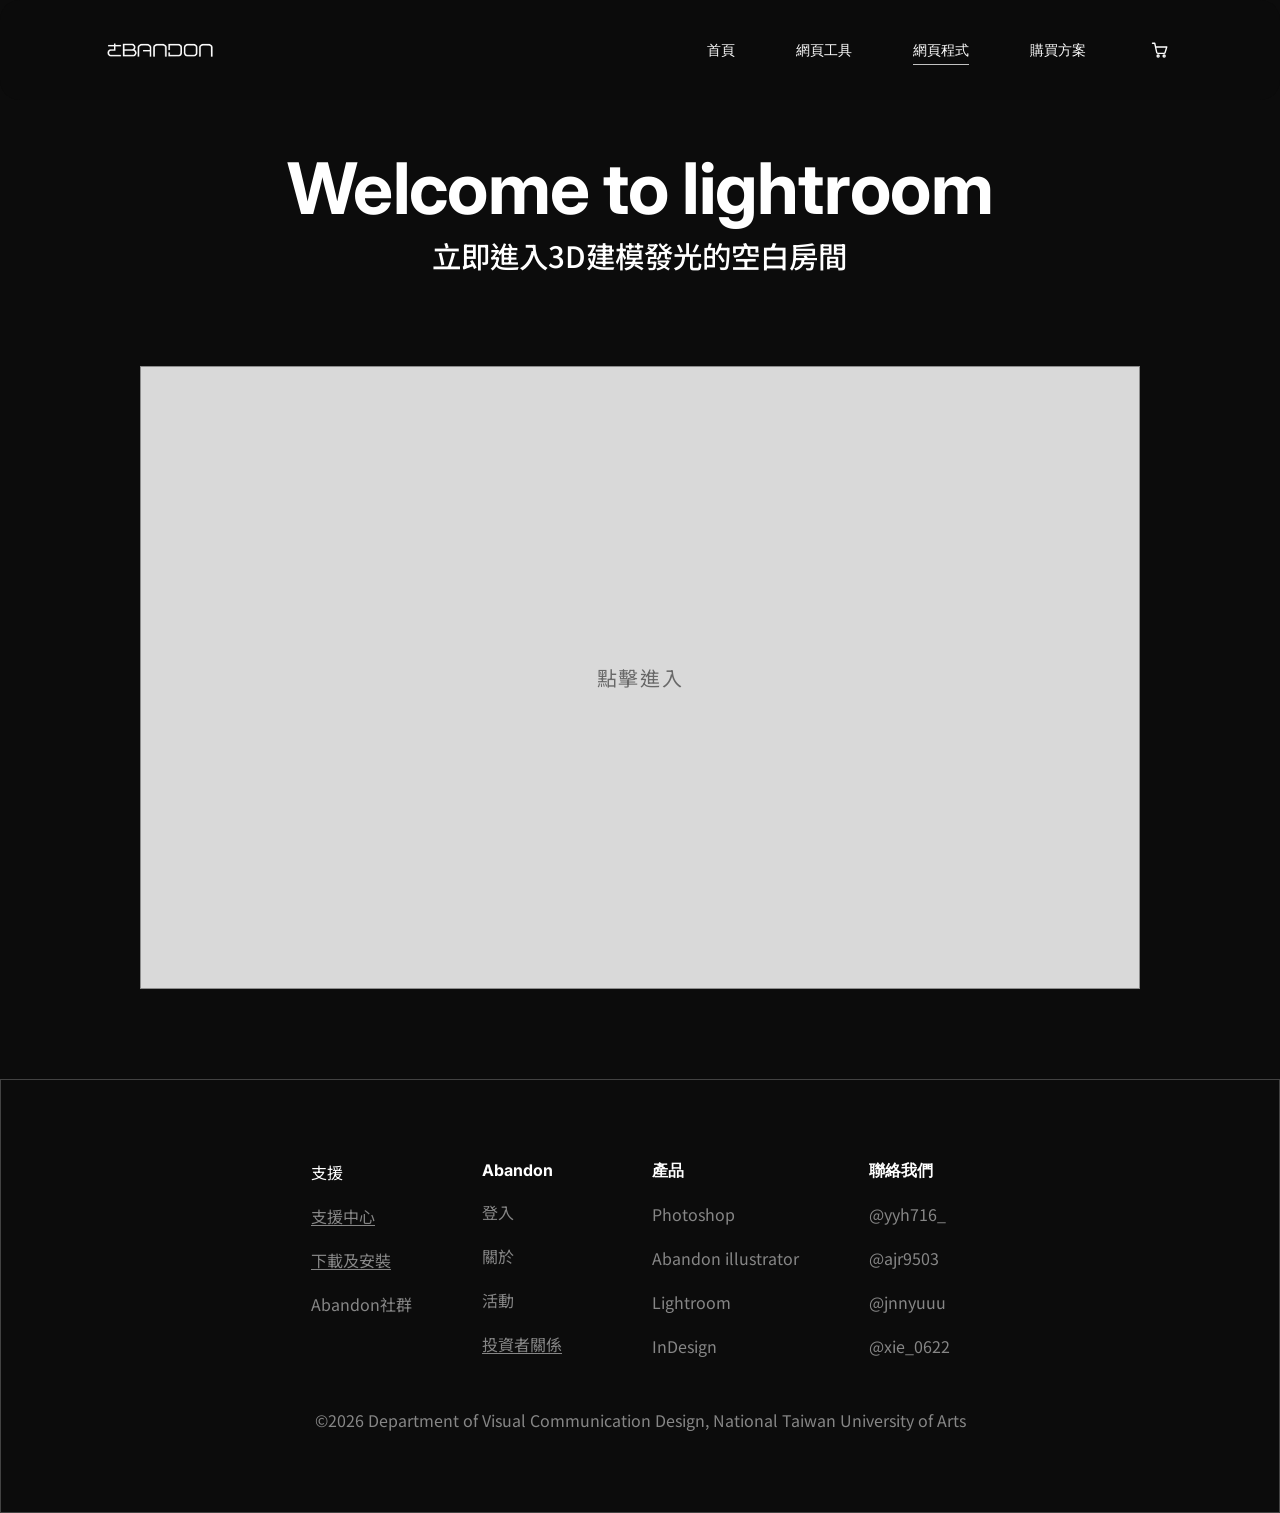
<file: lightroom.html>
<!DOCTYPE html>
<html lang="zh-Hant">
<head>
  <meta charset="UTF-8">
  <meta name="viewport" content="width=device-width, initial-scale=1">
  <title>Lightroom — Abandon</title>
  <meta name="description" content="Abandon Lightroom：立即進入3D建模發光的空白房間。">

  <link rel="stylesheet" href="styles.css">
  <link rel="stylesheet" href="pages.css">
  <link rel="stylesheet" href="flow.css">
</head>
<body>

  <header class="site-header site-header--overlay">
    <nav class="site-nav" aria-label="主選單">
      <a class="site-nav__brand" href="index.html" aria-label="Abandon 首頁"><img class="site-nav__logo" src="assets/abandon-wordmark.png" alt="Abandon"></a>
      <ul class="site-nav__list">
        <li><a href="index.html">首頁</a></li>
        <li><a href="tools.html">網頁工具</a></li>
        <li><a href="apps.html" aria-current="page">網頁程式</a></li>
        <li><a href="pricing.html">購買方案</a></li>
      </ul>
      <a class="site-cart" href="pricing.html" aria-label="購物車"><svg width="18" height="18" viewBox="0 0 24 24" fill="none" stroke="currentColor" stroke-width="1.8" stroke-linecap="round" stroke-linejoin="round" aria-hidden="true"><path d="M2 3h3l2.6 12.2a1.5 1.5 0 0 0 1.5 1.2h8.2a1.5 1.5 0 0 0 1.5-1.1L21 8H6"/><circle cx="9.5" cy="20" r="1.4"/><circle cx="17.5" cy="20" r="1.4"/></svg></a>
    </nav>
  </header>

  <main class="page page--sub">
    <div class="container stage-head">
      <h1 class="stage-title">Welcome to lightroom</h1>
      <p class="stage-sub">立即進入3D建模發光的空白房間</p>
    </div>

    <section class="container" aria-label="3D 空白房間">
      <a class="room room--link" href="game.html" aria-label="點擊進入 3D 空白房間遊戲"><span class="room__cta">點擊進入</span></a>
    </section>
  </main>

  <footer class="site-footer">
    <div class="site-footer__cols">
      <section class="footer-col footer-col--plain" aria-labelledby="f-support">
        <h2 id="f-support" class="footer-col__title">支援</h2>
        <ul>
          <li><a class="u" href="#">支援中心</a></li>
          <li><a class="u" href="#">下載及安裝</a></li>
          <li><a href="https://youtu.be/dQw4w9WgXcQ?si=ZraJwlEosWTOlct9" target="_blank" rel="noopener noreferrer">Abandon社群</a></li>
        </ul>
      </section>
      <section class="footer-col" aria-labelledby="f-brand">
        <h2 id="f-brand" class="footer-col__title">Abandon</h2>
        <ul>
          <li><a href="#">登入</a></li>
          <li><a href="#">關於</a></li>
          <li><a href="#">活動</a></li>
          <li><a class="u" href="https://vcd.ntua.edu.tw/zh/node/326" target="_blank" rel="noopener noreferrer">投資者關係</a></li>
        </ul>
      </section>
      <section class="footer-col" aria-labelledby="f-products">
        <h2 id="f-products" class="footer-col__title">產品</h2>
        <ul>
          <li><a href="photoshop.html">Photoshop</a></li>
          <li><a href="https://chatgpt.com/" target="_blank" rel="noopener noreferrer">Abandon illustrator</a></li>
          <li><a href="lightroom.html">Lightroom</a></li>
          <li><a href="indesign.html">InDesign</a></li>
        </ul>
      </section>
      <section class="footer-col" aria-labelledby="f-contact">
        <h2 id="f-contact" class="footer-col__title">聯絡我們</h2>
        <ul>
          <li>@yyh716_</li>
          <li>@ajr9503</li>
          <li>@jnnyuuu</li>
          <li>@xie_0622</li>
        </ul>
      </section>
    </div>
    <p class="site-footer__copy">©2026 Department of Visual Communication Design, National Taiwan University of Arts</p>
  </footer>

  <script src="cursor-trail.js"></script>
</body>
</html>
</file>
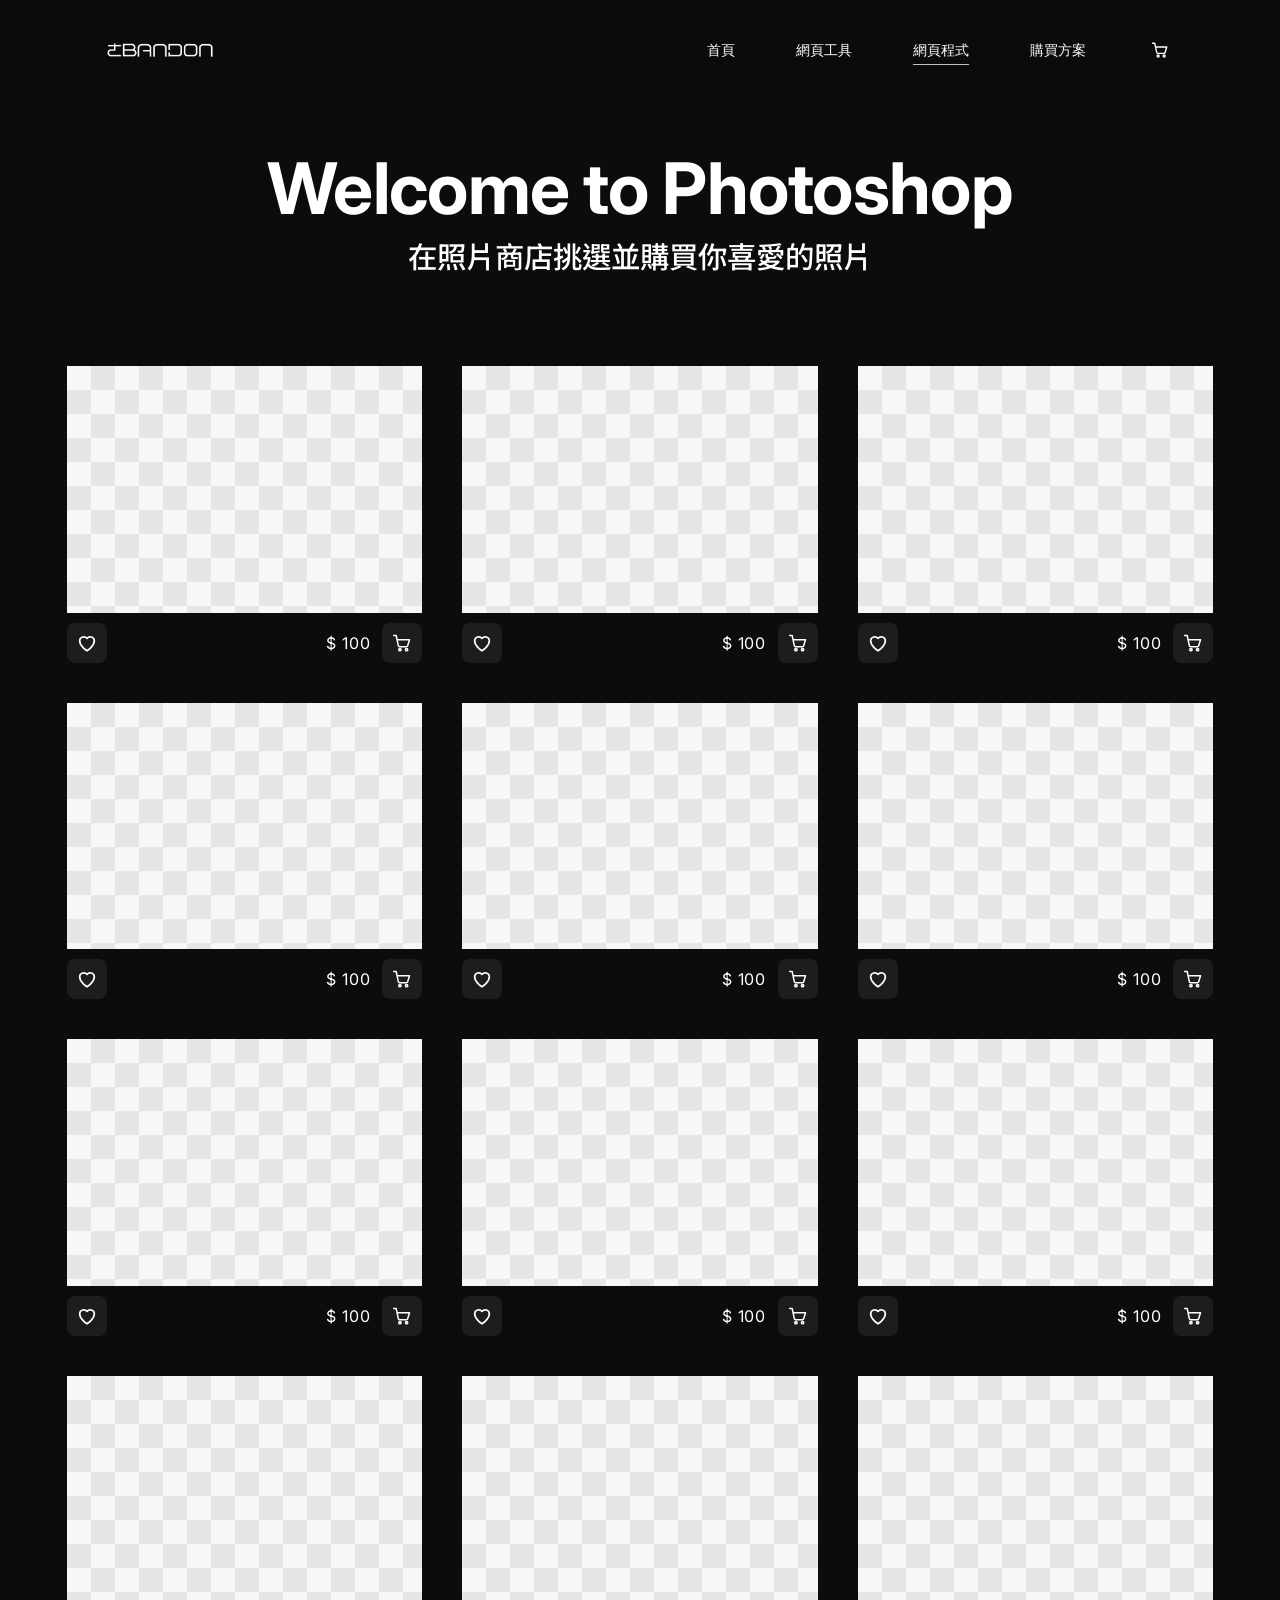
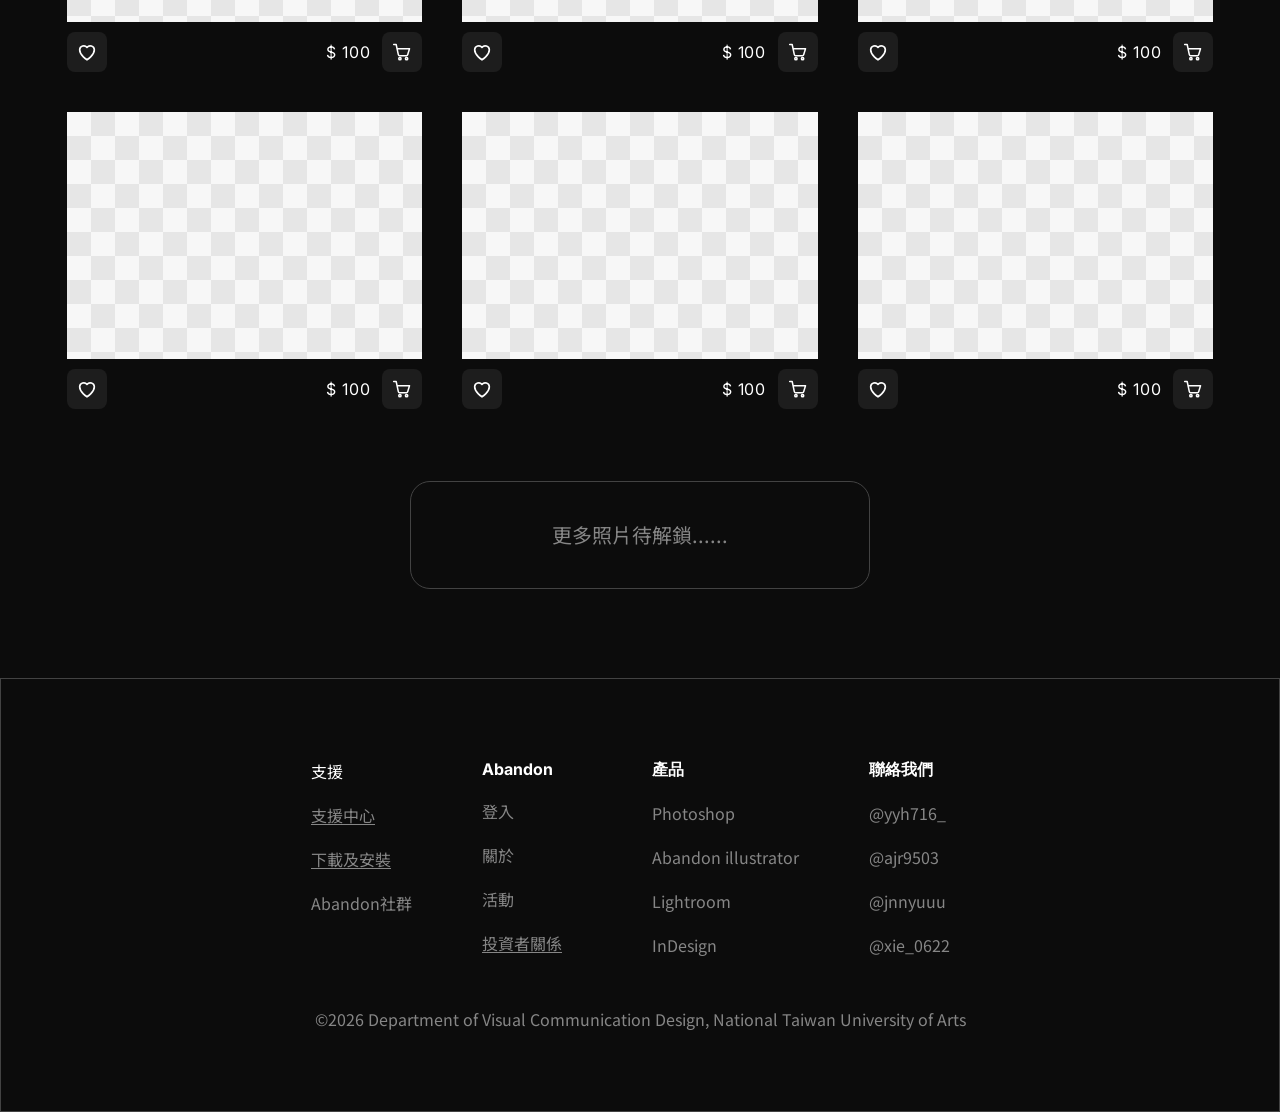
<file: photoshop.html>
<!DOCTYPE html>
<html lang="zh-Hant">
<head>
  <meta charset="UTF-8">
  <meta name="viewport" content="width=device-width, initial-scale=1">
  <title>Photoshop — Abandon</title>
  <meta name="description" content="Abandon Photoshop：在照片商店挑選並購買你喜愛的照片。">

  <link rel="stylesheet" href="styles.css">
  <link rel="stylesheet" href="pages.css">
  <link rel="stylesheet" href="flow.css">
</head>
<body>

  <header class="site-header site-header--overlay">
    <nav class="site-nav" aria-label="主選單">
      <a class="site-nav__brand" href="index.html" aria-label="Abandon 首頁"><img class="site-nav__logo" src="assets/abandon-wordmark.png" alt="Abandon"></a>
      <ul class="site-nav__list">
        <li><a href="index.html">首頁</a></li>
        <li><a href="tools.html">網頁工具</a></li>
        <li><a href="apps.html" aria-current="page">網頁程式</a></li>
        <li><a href="pricing.html">購買方案</a></li>
      </ul>
      <a class="site-cart" href="pricing.html" aria-label="購物車"><svg width="18" height="18" viewBox="0 0 24 24" fill="none" stroke="currentColor" stroke-width="1.8" stroke-linecap="round" stroke-linejoin="round" aria-hidden="true"><path d="M2 3h3l2.6 12.2a1.5 1.5 0 0 0 1.5 1.2h8.2a1.5 1.5 0 0 0 1.5-1.1L21 8H6"/><circle cx="9.5" cy="20" r="1.4"/><circle cx="17.5" cy="20" r="1.4"/></svg></a>
    </nav>
  </header>

  <main class="page page--sub">
    <div class="container stage-head">
      <h1 class="stage-title">Welcome to Photoshop</h1>
      <p class="stage-sub">在照片商店挑選並購買你喜愛的照片</p>
    </div>

    <section class="shop" aria-label="照片商店">
      <ul class="shop-grid">
        <li class="shop-card">
          <div class="shop-card__img" role="img" aria-label="照片 1（待替換）"></div>
          <div class="shop-card__bar">
            <button type="button" class="icon-btn" data-like aria-pressed="false" aria-label="加入收藏"><svg width="22" height="22" viewBox="0 0 24 24" fill="none" stroke="currentColor" stroke-width="1.8" stroke-linejoin="round" aria-hidden="true"><path d="M12 20.5s-8-4.9-8-11A4.5 4.5 0 0 1 12 7a4.5 4.5 0 0 1 8 2.5c0 6.1-8 11-8 11Z"/></svg></button>
            <div class="shop-card__buy">
              <span class="en">$ 100</span>
              <button type="button" class="icon-btn" data-cart aria-pressed="false" aria-label="加入購物車"><svg width="20" height="20" viewBox="0 0 24 24" fill="none" stroke="currentColor" stroke-width="1.8" stroke-linecap="round" stroke-linejoin="round" aria-hidden="true"><path d="M2 3h3l2.6 12.2a1.5 1.5 0 0 0 1.5 1.2h8.2a1.5 1.5 0 0 0 1.5-1.1L21 8H6"/><circle cx="9.5" cy="20" r="1.4"/><circle cx="17.5" cy="20" r="1.4"/></svg></button>
            </div>
          </div>
        </li>
        <li class="shop-card">
          <div class="shop-card__img" role="img" aria-label="照片 2（待替換）"></div>
          <div class="shop-card__bar">
            <button type="button" class="icon-btn" data-like aria-pressed="false" aria-label="加入收藏"><svg width="22" height="22" viewBox="0 0 24 24" fill="none" stroke="currentColor" stroke-width="1.8" stroke-linejoin="round" aria-hidden="true"><path d="M12 20.5s-8-4.9-8-11A4.5 4.5 0 0 1 12 7a4.5 4.5 0 0 1 8 2.5c0 6.1-8 11-8 11Z"/></svg></button>
            <div class="shop-card__buy">
              <span class="en">$ 100</span>
              <button type="button" class="icon-btn" data-cart aria-pressed="false" aria-label="加入購物車"><svg width="20" height="20" viewBox="0 0 24 24" fill="none" stroke="currentColor" stroke-width="1.8" stroke-linecap="round" stroke-linejoin="round" aria-hidden="true"><path d="M2 3h3l2.6 12.2a1.5 1.5 0 0 0 1.5 1.2h8.2a1.5 1.5 0 0 0 1.5-1.1L21 8H6"/><circle cx="9.5" cy="20" r="1.4"/><circle cx="17.5" cy="20" r="1.4"/></svg></button>
            </div>
          </div>
        </li>
        <li class="shop-card">
          <div class="shop-card__img" role="img" aria-label="照片 3（待替換）"></div>
          <div class="shop-card__bar">
            <button type="button" class="icon-btn" data-like aria-pressed="false" aria-label="加入收藏"><svg width="22" height="22" viewBox="0 0 24 24" fill="none" stroke="currentColor" stroke-width="1.8" stroke-linejoin="round" aria-hidden="true"><path d="M12 20.5s-8-4.9-8-11A4.5 4.5 0 0 1 12 7a4.5 4.5 0 0 1 8 2.5c0 6.1-8 11-8 11Z"/></svg></button>
            <div class="shop-card__buy">
              <span class="en">$ 100</span>
              <button type="button" class="icon-btn" data-cart aria-pressed="false" aria-label="加入購物車"><svg width="20" height="20" viewBox="0 0 24 24" fill="none" stroke="currentColor" stroke-width="1.8" stroke-linecap="round" stroke-linejoin="round" aria-hidden="true"><path d="M2 3h3l2.6 12.2a1.5 1.5 0 0 0 1.5 1.2h8.2a1.5 1.5 0 0 0 1.5-1.1L21 8H6"/><circle cx="9.5" cy="20" r="1.4"/><circle cx="17.5" cy="20" r="1.4"/></svg></button>
            </div>
          </div>
        </li>
        <li class="shop-card">
          <div class="shop-card__img" role="img" aria-label="照片 4（待替換）"></div>
          <div class="shop-card__bar">
            <button type="button" class="icon-btn" data-like aria-pressed="false" aria-label="加入收藏"><svg width="22" height="22" viewBox="0 0 24 24" fill="none" stroke="currentColor" stroke-width="1.8" stroke-linejoin="round" aria-hidden="true"><path d="M12 20.5s-8-4.9-8-11A4.5 4.5 0 0 1 12 7a4.5 4.5 0 0 1 8 2.5c0 6.1-8 11-8 11Z"/></svg></button>
            <div class="shop-card__buy">
              <span class="en">$ 100</span>
              <button type="button" class="icon-btn" data-cart aria-pressed="false" aria-label="加入購物車"><svg width="20" height="20" viewBox="0 0 24 24" fill="none" stroke="currentColor" stroke-width="1.8" stroke-linecap="round" stroke-linejoin="round" aria-hidden="true"><path d="M2 3h3l2.6 12.2a1.5 1.5 0 0 0 1.5 1.2h8.2a1.5 1.5 0 0 0 1.5-1.1L21 8H6"/><circle cx="9.5" cy="20" r="1.4"/><circle cx="17.5" cy="20" r="1.4"/></svg></button>
            </div>
          </div>
        </li>
        <li class="shop-card">
          <div class="shop-card__img" role="img" aria-label="照片 5（待替換）"></div>
          <div class="shop-card__bar">
            <button type="button" class="icon-btn" data-like aria-pressed="false" aria-label="加入收藏"><svg width="22" height="22" viewBox="0 0 24 24" fill="none" stroke="currentColor" stroke-width="1.8" stroke-linejoin="round" aria-hidden="true"><path d="M12 20.5s-8-4.9-8-11A4.5 4.5 0 0 1 12 7a4.5 4.5 0 0 1 8 2.5c0 6.1-8 11-8 11Z"/></svg></button>
            <div class="shop-card__buy">
              <span class="en">$ 100</span>
              <button type="button" class="icon-btn" data-cart aria-pressed="false" aria-label="加入購物車"><svg width="20" height="20" viewBox="0 0 24 24" fill="none" stroke="currentColor" stroke-width="1.8" stroke-linecap="round" stroke-linejoin="round" aria-hidden="true"><path d="M2 3h3l2.6 12.2a1.5 1.5 0 0 0 1.5 1.2h8.2a1.5 1.5 0 0 0 1.5-1.1L21 8H6"/><circle cx="9.5" cy="20" r="1.4"/><circle cx="17.5" cy="20" r="1.4"/></svg></button>
            </div>
          </div>
        </li>
        <li class="shop-card">
          <div class="shop-card__img" role="img" aria-label="照片 6（待替換）"></div>
          <div class="shop-card__bar">
            <button type="button" class="icon-btn" data-like aria-pressed="false" aria-label="加入收藏"><svg width="22" height="22" viewBox="0 0 24 24" fill="none" stroke="currentColor" stroke-width="1.8" stroke-linejoin="round" aria-hidden="true"><path d="M12 20.5s-8-4.9-8-11A4.5 4.5 0 0 1 12 7a4.5 4.5 0 0 1 8 2.5c0 6.1-8 11-8 11Z"/></svg></button>
            <div class="shop-card__buy">
              <span class="en">$ 100</span>
              <button type="button" class="icon-btn" data-cart aria-pressed="false" aria-label="加入購物車"><svg width="20" height="20" viewBox="0 0 24 24" fill="none" stroke="currentColor" stroke-width="1.8" stroke-linecap="round" stroke-linejoin="round" aria-hidden="true"><path d="M2 3h3l2.6 12.2a1.5 1.5 0 0 0 1.5 1.2h8.2a1.5 1.5 0 0 0 1.5-1.1L21 8H6"/><circle cx="9.5" cy="20" r="1.4"/><circle cx="17.5" cy="20" r="1.4"/></svg></button>
            </div>
          </div>
        </li>
        <li class="shop-card">
          <div class="shop-card__img" role="img" aria-label="照片 7（待替換）"></div>
          <div class="shop-card__bar">
            <button type="button" class="icon-btn" data-like aria-pressed="false" aria-label="加入收藏"><svg width="22" height="22" viewBox="0 0 24 24" fill="none" stroke="currentColor" stroke-width="1.8" stroke-linejoin="round" aria-hidden="true"><path d="M12 20.5s-8-4.9-8-11A4.5 4.5 0 0 1 12 7a4.5 4.5 0 0 1 8 2.5c0 6.1-8 11-8 11Z"/></svg></button>
            <div class="shop-card__buy">
              <span class="en">$ 100</span>
              <button type="button" class="icon-btn" data-cart aria-pressed="false" aria-label="加入購物車"><svg width="20" height="20" viewBox="0 0 24 24" fill="none" stroke="currentColor" stroke-width="1.8" stroke-linecap="round" stroke-linejoin="round" aria-hidden="true"><path d="M2 3h3l2.6 12.2a1.5 1.5 0 0 0 1.5 1.2h8.2a1.5 1.5 0 0 0 1.5-1.1L21 8H6"/><circle cx="9.5" cy="20" r="1.4"/><circle cx="17.5" cy="20" r="1.4"/></svg></button>
            </div>
          </div>
        </li>
        <li class="shop-card">
          <div class="shop-card__img" role="img" aria-label="照片 8（待替換）"></div>
          <div class="shop-card__bar">
            <button type="button" class="icon-btn" data-like aria-pressed="false" aria-label="加入收藏"><svg width="22" height="22" viewBox="0 0 24 24" fill="none" stroke="currentColor" stroke-width="1.8" stroke-linejoin="round" aria-hidden="true"><path d="M12 20.5s-8-4.9-8-11A4.5 4.5 0 0 1 12 7a4.5 4.5 0 0 1 8 2.5c0 6.1-8 11-8 11Z"/></svg></button>
            <div class="shop-card__buy">
              <span class="en">$ 100</span>
              <button type="button" class="icon-btn" data-cart aria-pressed="false" aria-label="加入購物車"><svg width="20" height="20" viewBox="0 0 24 24" fill="none" stroke="currentColor" stroke-width="1.8" stroke-linecap="round" stroke-linejoin="round" aria-hidden="true"><path d="M2 3h3l2.6 12.2a1.5 1.5 0 0 0 1.5 1.2h8.2a1.5 1.5 0 0 0 1.5-1.1L21 8H6"/><circle cx="9.5" cy="20" r="1.4"/><circle cx="17.5" cy="20" r="1.4"/></svg></button>
            </div>
          </div>
        </li>
        <li class="shop-card">
          <div class="shop-card__img" role="img" aria-label="照片 9（待替換）"></div>
          <div class="shop-card__bar">
            <button type="button" class="icon-btn" data-like aria-pressed="false" aria-label="加入收藏"><svg width="22" height="22" viewBox="0 0 24 24" fill="none" stroke="currentColor" stroke-width="1.8" stroke-linejoin="round" aria-hidden="true"><path d="M12 20.5s-8-4.9-8-11A4.5 4.5 0 0 1 12 7a4.5 4.5 0 0 1 8 2.5c0 6.1-8 11-8 11Z"/></svg></button>
            <div class="shop-card__buy">
              <span class="en">$ 100</span>
              <button type="button" class="icon-btn" data-cart aria-pressed="false" aria-label="加入購物車"><svg width="20" height="20" viewBox="0 0 24 24" fill="none" stroke="currentColor" stroke-width="1.8" stroke-linecap="round" stroke-linejoin="round" aria-hidden="true"><path d="M2 3h3l2.6 12.2a1.5 1.5 0 0 0 1.5 1.2h8.2a1.5 1.5 0 0 0 1.5-1.1L21 8H6"/><circle cx="9.5" cy="20" r="1.4"/><circle cx="17.5" cy="20" r="1.4"/></svg></button>
            </div>
          </div>
        </li>
        <li class="shop-card">
          <div class="shop-card__img" role="img" aria-label="照片 10（待替換）"></div>
          <div class="shop-card__bar">
            <button type="button" class="icon-btn" data-like aria-pressed="false" aria-label="加入收藏"><svg width="22" height="22" viewBox="0 0 24 24" fill="none" stroke="currentColor" stroke-width="1.8" stroke-linejoin="round" aria-hidden="true"><path d="M12 20.5s-8-4.9-8-11A4.5 4.5 0 0 1 12 7a4.5 4.5 0 0 1 8 2.5c0 6.1-8 11-8 11Z"/></svg></button>
            <div class="shop-card__buy">
              <span class="en">$ 100</span>
              <button type="button" class="icon-btn" data-cart aria-pressed="false" aria-label="加入購物車"><svg width="20" height="20" viewBox="0 0 24 24" fill="none" stroke="currentColor" stroke-width="1.8" stroke-linecap="round" stroke-linejoin="round" aria-hidden="true"><path d="M2 3h3l2.6 12.2a1.5 1.5 0 0 0 1.5 1.2h8.2a1.5 1.5 0 0 0 1.5-1.1L21 8H6"/><circle cx="9.5" cy="20" r="1.4"/><circle cx="17.5" cy="20" r="1.4"/></svg></button>
            </div>
          </div>
        </li>
        <li class="shop-card">
          <div class="shop-card__img" role="img" aria-label="照片 11（待替換）"></div>
          <div class="shop-card__bar">
            <button type="button" class="icon-btn" data-like aria-pressed="false" aria-label="加入收藏"><svg width="22" height="22" viewBox="0 0 24 24" fill="none" stroke="currentColor" stroke-width="1.8" stroke-linejoin="round" aria-hidden="true"><path d="M12 20.5s-8-4.9-8-11A4.5 4.5 0 0 1 12 7a4.5 4.5 0 0 1 8 2.5c0 6.1-8 11-8 11Z"/></svg></button>
            <div class="shop-card__buy">
              <span class="en">$ 100</span>
              <button type="button" class="icon-btn" data-cart aria-pressed="false" aria-label="加入購物車"><svg width="20" height="20" viewBox="0 0 24 24" fill="none" stroke="currentColor" stroke-width="1.8" stroke-linecap="round" stroke-linejoin="round" aria-hidden="true"><path d="M2 3h3l2.6 12.2a1.5 1.5 0 0 0 1.5 1.2h8.2a1.5 1.5 0 0 0 1.5-1.1L21 8H6"/><circle cx="9.5" cy="20" r="1.4"/><circle cx="17.5" cy="20" r="1.4"/></svg></button>
            </div>
          </div>
        </li>
        <li class="shop-card">
          <div class="shop-card__img" role="img" aria-label="照片 12（待替換）"></div>
          <div class="shop-card__bar">
            <button type="button" class="icon-btn" data-like aria-pressed="false" aria-label="加入收藏"><svg width="22" height="22" viewBox="0 0 24 24" fill="none" stroke="currentColor" stroke-width="1.8" stroke-linejoin="round" aria-hidden="true"><path d="M12 20.5s-8-4.9-8-11A4.5 4.5 0 0 1 12 7a4.5 4.5 0 0 1 8 2.5c0 6.1-8 11-8 11Z"/></svg></button>
            <div class="shop-card__buy">
              <span class="en">$ 100</span>
              <button type="button" class="icon-btn" data-cart aria-pressed="false" aria-label="加入購物車"><svg width="20" height="20" viewBox="0 0 24 24" fill="none" stroke="currentColor" stroke-width="1.8" stroke-linecap="round" stroke-linejoin="round" aria-hidden="true"><path d="M2 3h3l2.6 12.2a1.5 1.5 0 0 0 1.5 1.2h8.2a1.5 1.5 0 0 0 1.5-1.1L21 8H6"/><circle cx="9.5" cy="20" r="1.4"/><circle cx="17.5" cy="20" r="1.4"/></svg></button>
            </div>
          </div>
        </li>
        <li class="shop-card">
          <div class="shop-card__img" role="img" aria-label="照片 13（待替換）"></div>
          <div class="shop-card__bar">
            <button type="button" class="icon-btn" data-like aria-pressed="false" aria-label="加入收藏"><svg width="22" height="22" viewBox="0 0 24 24" fill="none" stroke="currentColor" stroke-width="1.8" stroke-linejoin="round" aria-hidden="true"><path d="M12 20.5s-8-4.9-8-11A4.5 4.5 0 0 1 12 7a4.5 4.5 0 0 1 8 2.5c0 6.1-8 11-8 11Z"/></svg></button>
            <div class="shop-card__buy">
              <span class="en">$ 100</span>
              <button type="button" class="icon-btn" data-cart aria-pressed="false" aria-label="加入購物車"><svg width="20" height="20" viewBox="0 0 24 24" fill="none" stroke="currentColor" stroke-width="1.8" stroke-linecap="round" stroke-linejoin="round" aria-hidden="true"><path d="M2 3h3l2.6 12.2a1.5 1.5 0 0 0 1.5 1.2h8.2a1.5 1.5 0 0 0 1.5-1.1L21 8H6"/><circle cx="9.5" cy="20" r="1.4"/><circle cx="17.5" cy="20" r="1.4"/></svg></button>
            </div>
          </div>
        </li>
        <li class="shop-card">
          <div class="shop-card__img" role="img" aria-label="照片 14（待替換）"></div>
          <div class="shop-card__bar">
            <button type="button" class="icon-btn" data-like aria-pressed="false" aria-label="加入收藏"><svg width="22" height="22" viewBox="0 0 24 24" fill="none" stroke="currentColor" stroke-width="1.8" stroke-linejoin="round" aria-hidden="true"><path d="M12 20.5s-8-4.9-8-11A4.5 4.5 0 0 1 12 7a4.5 4.5 0 0 1 8 2.5c0 6.1-8 11-8 11Z"/></svg></button>
            <div class="shop-card__buy">
              <span class="en">$ 100</span>
              <button type="button" class="icon-btn" data-cart aria-pressed="false" aria-label="加入購物車"><svg width="20" height="20" viewBox="0 0 24 24" fill="none" stroke="currentColor" stroke-width="1.8" stroke-linecap="round" stroke-linejoin="round" aria-hidden="true"><path d="M2 3h3l2.6 12.2a1.5 1.5 0 0 0 1.5 1.2h8.2a1.5 1.5 0 0 0 1.5-1.1L21 8H6"/><circle cx="9.5" cy="20" r="1.4"/><circle cx="17.5" cy="20" r="1.4"/></svg></button>
            </div>
          </div>
        </li>
        <li class="shop-card">
          <div class="shop-card__img" role="img" aria-label="照片 15（待替換）"></div>
          <div class="shop-card__bar">
            <button type="button" class="icon-btn" data-like aria-pressed="false" aria-label="加入收藏"><svg width="22" height="22" viewBox="0 0 24 24" fill="none" stroke="currentColor" stroke-width="1.8" stroke-linejoin="round" aria-hidden="true"><path d="M12 20.5s-8-4.9-8-11A4.5 4.5 0 0 1 12 7a4.5 4.5 0 0 1 8 2.5c0 6.1-8 11-8 11Z"/></svg></button>
            <div class="shop-card__buy">
              <span class="en">$ 100</span>
              <button type="button" class="icon-btn" data-cart aria-pressed="false" aria-label="加入購物車"><svg width="20" height="20" viewBox="0 0 24 24" fill="none" stroke="currentColor" stroke-width="1.8" stroke-linecap="round" stroke-linejoin="round" aria-hidden="true"><path d="M2 3h3l2.6 12.2a1.5 1.5 0 0 0 1.5 1.2h8.2a1.5 1.5 0 0 0 1.5-1.1L21 8H6"/><circle cx="9.5" cy="20" r="1.4"/><circle cx="17.5" cy="20" r="1.4"/></svg></button>
            </div>
          </div>
        </li>
      </ul>
      <p class="shop-more">更多照片待解鎖......</p>
    </section>

    <div class="toast" role="status" aria-live="polite" hidden></div>
  </main>

  <footer class="site-footer">
    <div class="site-footer__cols">
      <section class="footer-col footer-col--plain" aria-labelledby="f-support">
        <h2 id="f-support" class="footer-col__title">支援</h2>
        <ul>
          <li><a class="u" href="#">支援中心</a></li>
          <li><a class="u" href="#">下載及安裝</a></li>
          <li><a href="https://youtu.be/dQw4w9WgXcQ?si=ZraJwlEosWTOlct9" target="_blank" rel="noopener noreferrer">Abandon社群</a></li>
        </ul>
      </section>
      <section class="footer-col" aria-labelledby="f-brand">
        <h2 id="f-brand" class="footer-col__title">Abandon</h2>
        <ul>
          <li><a href="#">登入</a></li>
          <li><a href="#">關於</a></li>
          <li><a href="#">活動</a></li>
          <li><a class="u" href="https://vcd.ntua.edu.tw/zh/node/326" target="_blank" rel="noopener noreferrer">投資者關係</a></li>
        </ul>
      </section>
      <section class="footer-col" aria-labelledby="f-products">
        <h2 id="f-products" class="footer-col__title">產品</h2>
        <ul>
          <li><a href="photoshop.html">Photoshop</a></li>
          <li><a href="https://chatgpt.com/" target="_blank" rel="noopener noreferrer">Abandon illustrator</a></li>
          <li><a href="lightroom.html">Lightroom</a></li>
          <li><a href="indesign.html">InDesign</a></li>
        </ul>
      </section>
      <section class="footer-col" aria-labelledby="f-contact">
        <h2 id="f-contact" class="footer-col__title">聯絡我們</h2>
        <ul>
          <li>@yyh716_</li>
          <li>@ajr9503</li>
          <li>@jnnyuuu</li>
          <li>@xie_0622</li>
        </ul>
      </section>
    </div>
    <p class="site-footer__copy">©2026 Department of Visual Communication Design, National Taiwan University of Arts</p>
  </footer>
  <script>
    // 愛心：收藏／取消；購物車：加入／移除（點擊時跳出提示，對應 Figma 的 cart_click 與 overlay）
    (function () {
      var toast = document.querySelector('.toast'), timer;
      function say(msg) {
        toast.textContent = msg; toast.hidden = false;
        clearTimeout(timer); timer = setTimeout(function () { toast.hidden = true; }, 1600);
      }
      document.addEventListener('click', function (e) {
        var like = e.target.closest('[data-like]'), cart = e.target.closest('[data-cart]');
        if (like) {
          var on = like.getAttribute('aria-pressed') !== 'true';
          like.setAttribute('aria-pressed', on);
        }
        if (cart) {
          var added = cart.getAttribute('aria-pressed') !== 'true';
          cart.setAttribute('aria-pressed', added);
          say(added ? '已加入購物車' : '已從購物車移除');
        }
      });
    })();
  </script>
  <script src="cursor-trail.js"></script>
</body>
</html>
</file>
<file: styles.css>
/* 本機字型（免網路）：由 Google Fonts 的 OFL 授權字型裁切出網站用到的字元 */
@font-face { font-family: "Noto Sans TC"; src: url("fonts/NotoSansTC-subset.woff") format("woff"); font-weight: 100 900; font-style: normal; font-display: swap; }
@font-face { font-family: "Inter"; src: url("fonts/Inter-subset.woff") format("woff"); font-weight: 100 900; font-style: normal; font-display: swap; }
@font-face { font-family: "JetBrains Mono"; src: url("fonts/JetBrainsMono-subset.woff") format("woff"); font-weight: 100 800; font-style: normal; font-display: swap; }
@font-face { font-family: "Poppins"; src: url("fonts/Poppins-Bold-subset.woff") format("woff"); font-weight: 700; font-style: normal; font-display: swap; }

/* ==========================================================
   Abandon — 首頁（Figma node 20:65，設計稿寬 1728px）
   ========================================================== */

/* ---------- Design tokens（取自 Figma 變數 / 樣式） ---------- */
:root {
  /* Color */
  --color-bg: #0c0c0c;                       /* 0C0C0C for main background */
  --color-stroke: #434343;                   /* 434343 for card stroke */
  --color-text: #fff;
  --color-text-muted: rgba(255, 255, 255, 0.5);
  --color-text-answer: #d4d4d4;
  --color-nav-line: rgba(255, 255, 255, 0.75);

  /* Font family */
  --font-zh: "Noto Sans TC", "PingFang TC", "Microsoft JhengHei", sans-serif;
  --font-en: "Inter", system-ui, -apple-system, "Segoe UI", sans-serif;

  /* Radius / shadow */
  --radius-card: 20px;
  --shadow-qa: 0 1px 2px rgba(0, 0, 0, 0.25);

  /* Layout：1728 寬時左右 144px，內容 1440px */
  --gutter: clamp(20px, 8.333vw, 144px);
  --content-max: 1440px;
  --section-gap: clamp(56px, 5.556vw, 96px);

  /* Type scale（fluid：到 1728px 時等於設計稿數值） */
  --fs-hero: clamp(48px, 5.556vw, 96px);        /* 96 */
  --fs-hero-sub: clamp(18px, 1.62vw, 28px);     /* 28 */
  --fs-manifesto: clamp(24px, 2.778vw, 48px);   /* 48 */
  --fs-h2: clamp(32px, 4.282vw, 74px);          /* 中文標題2 74 */
  --fs-title: clamp(20px, 1.389vw, 24px);       /* 24 */
  --fs-body: 16px;                              /* 16 / 24 */
  --fs-nav: 14px;
}

/* ---------- Reset / base ---------- */
*, *::before, *::after { box-sizing: border-box; }

html { -webkit-text-size-adjust: 100%; }

body {
  margin: 0;
  background: var(--color-bg);
  color: var(--color-text);
  font-family: var(--font-zh);
  font-size: var(--fs-body);
  line-height: 1.5;
}

h1, h2, h3, p, ul, ol { margin: 0; padding: 0; }
ul, ol { list-style: none; }
a { color: inherit; text-decoration: none; }
svg { display: block; }

.en { font-family: var(--font-en); letter-spacing: 0.05em; }

.container {
  width: min(var(--content-max), calc(100% - var(--gutter) - var(--gutter)));
  margin-inline: auto;
}

.page {
  display: flex;
  flex-direction: column;
  gap: var(--section-gap);
  padding-bottom: var(--section-gap);
}

.section-title {
  font-weight: 700;
  font-size: var(--fs-h2);
  line-height: 1.35;
  text-align: center;
  text-wrap: balance;
}
.section-title--left { text-align: left; }

/* ---------- Header / Nav ---------- */
.site-header {
  position: sticky;
  top: 0;
  z-index: 10;
}

.site-nav {
  display: flex;
  justify-content: space-between;
  align-items: center;
  min-height: 100px;
  padding: 0 var(--gutter);
  background: var(--color-bg);
  border-radius: var(--radius-card);
}
.site-nav__brand { display: inline-flex; align-items: center; margin-right: auto; flex: 0 0 10%; }
.site-nav__logo { display: block; width: 100%; height: auto; }

.site-nav__list {
  display: flex;
  align-items: center;
  gap: 61px;
  font-family: var(--font-en);
  font-size: var(--fs-nav);
}

.site-nav__list a {
  display: inline-block;
  padding-block: 4px;
  border-bottom: 1px solid transparent;
  transition: border-color 0.2s;
}
.site-nav__list a:hover,
.site-nav__list a:focus-visible,
.site-nav__list a[aria-current="page"] {
  border-bottom-color: var(--color-nav-line);
}

/* ---------- Hero ---------- */
.hero {
  display: flex;
  align-items: center;
  justify-content: center;
  min-height: clamp(360px, 50.35vw, 870px);   /* 870 / 1728 */
  padding: 0 var(--gutter);
  /* 把 Figma 的 back 圖匯出為 assets/hero-back.png；找不到時以漸層頂替 */
  background:
    url("assets/hero-back.png") center / cover no-repeat,
    linear-gradient(135deg, #0c0c0c 0%, #14073a 40%, #3a12a8 75%, #6a2bff 100%);
}

.hero__inner {
  width: min(var(--content-max), 100%);
  display: flex;
  flex-direction: column;
  align-items: flex-end;
  gap: 10px;
  text-align: right;
}

.hero__title {
  font-family: var(--font-en);
  font-weight: 700;
  font-size: var(--fs-hero);
  line-height: 1.2;
  letter-spacing: 0.05em;                 /* 4.8 / 96 */
}

/* Abandon 字標（形狀 → 字母動畫，見 wordmark.js） */
.wordmark { display: block; height: auto; fill: currentColor; overflow: visible; }
.wordmark .wm-shapes { display: none; }
.wordmark.wm-anim .wm-shapes { display: block; }
.wordmark.wm-anim .wm-letters { display: none; }
.js .wordmark { visibility: hidden; animation: wm-show 0s 3s forwards; }   /* 準備好前先藏起來；3 秒保險 */
@keyframes wm-show { to { visibility: visible; } }
.hero__title .wordmark { width: clamp(275px, 29.4vw, 512px); }

.hero__tagline {
  font-family: var(--font-en);
  font-size: var(--fs-hero-sub);
  letter-spacing: 0.05em;                 /* 1.4 / 28 */
}

/* ---------- Manifesto ---------- */
.manifesto {
  display: flex;
  flex-direction: column;
  gap: 1.2em;
  font-weight: 700;
  font-size: var(--fs-manifesto);
  line-height: 1.4;
}

/* 品牌宣言動畫：JS 切字完成前先隱藏，避免閃一下 */
.js .manifesto p { visibility: hidden; }
.manifesto .split-line { padding-block: 0.08em; }   /* 遮罩不裁到字的上下緣 */

/* ---------- Cards（共用） ---------- */
.card {
  background: var(--color-bg);
  border: 1px solid var(--color-stroke);
  border-radius: var(--radius-card);
}
.card__title { font-size: var(--fs-title); line-height: 1.4; }
.card__text  { font-size: var(--fs-body); line-height: 24px; }

/* 三項理念 460 × 123，gap 30 */
.values {
  display: grid;
  grid-template-columns: repeat(3, 1fr);
  gap: 30px;
}
.card--value {
  display: flex;
  flex-direction: column;
  justify-content: center;
  gap: 10px;
  min-height: 123px;
  padding: 40px;
}

/* ---------- 程式（4 欄，左右描邊） ---------- */
.programs {
  display: flex;
  flex-direction: column;
  gap: clamp(40px, 4.86vw, 84px);
}

.programs__grid {
  display: grid;
  grid-template-columns: repeat(4, 1fr);
}

.program {
  display: flex;
  flex-direction: column;
  justify-content: space-between;
  gap: 41px;
  min-height: 220px;
  padding: 48px 40px;
  border-inline: 1px solid var(--color-stroke);
}

.program__body { display: flex; flex-direction: column; gap: 14px; }

.program__name {
  font-family: var(--font-en);
  font-weight: 400;
  font-size: var(--fs-title);
  line-height: 1.4;
  letter-spacing: 0.05em;                 /* 1.2 / 24 */
}
.program__desc { font-size: var(--fs-body); line-height: 24px; }

.program__link {
  display: inline-flex;
  align-items: center;
  gap: 10px;
  align-self: flex-start;
  color: var(--color-text-muted);
  font-size: var(--fs-body);
  line-height: 24px;
  transition: color 0.2s;
}
.program__link:hover,
.program__link:focus-visible { color: var(--color-text); }
.program__link--underline { text-decoration: underline; text-underline-position: from-font; }

.icon-arrow { width: 34px; height: 15px; flex: none; }

.disclaimer {
  display: flex;
  flex-direction: column;
  gap: 1em;
  color: var(--color-text-muted);
  font-size: var(--fs-body);
  line-height: 1.6;
}

/* ---------- 工具（4 欄 320 × 220，gap 53） ---------- */
.tools {
  display: flex;
  flex-direction: column;
  gap: clamp(40px, 4.05vw, 70px);
}

.tools__grid {
  display: grid;
  grid-template-columns: repeat(4, 1fr);
  gap: clamp(20px, 3.07vw, 53px);
}

.card--tool {
  display: flex;
  flex-direction: column;
  justify-content: space-between;
  gap: 40px;
  height: 100%;
  min-height: 220px;
  padding: 24px;
  transition: border-color 0.2s, background-color 0.2s;
}
.card--tool:hover,
.card--tool:focus-visible { border-color: var(--color-text-muted); }

.card--tool__head { display: flex; flex-direction: column; gap: 6px; }

/* ---------- QA（左標題 592 / 右清單 680，gap 168） ---------- */
.qa {
  display: grid;
  grid-template-columns: minmax(0, 592fr) minmax(0, 680fr);
  column-gap: 11.667%;                    /* 168 / 1440 */
  align-items: start;
}

.qa__list { display: flex; flex-direction: column; gap: 20px; }

.qa__item {
  padding: 0 20px;
  background: var(--color-bg);
  border: 0.5px solid var(--color-stroke);
  border-radius: var(--radius-card);
  box-shadow: var(--shadow-qa);
}

.qa__item summary {
  display: flex;
  align-items: center;
  justify-content: space-between;
  gap: 24px;
  padding: 10px 0;
  list-style: none;
  cursor: pointer;
}
.qa__item summary::-webkit-details-marker { display: none; }

.qa__q { font-size: var(--fs-title); line-height: 1.4; }

/* 展開：— ；收合：+ */
.qa__item summary::after {
  content: "";
  flex: none;
  width: 14px;
  height: 14px;
  background:
    linear-gradient(currentColor, currentColor) center / 100% 1px no-repeat,
    linear-gradient(currentColor, currentColor) center / 1px 100% no-repeat;
}
.qa__item[open] summary::after {
  background:
    linear-gradient(currentColor, currentColor) center / 100% 1px no-repeat;
}

.qa__a {
  margin-top: 0;
  padding: 10px 0;
  border-top: 1px solid var(--color-stroke);
  color: var(--color-text-answer);
  font-size: var(--fs-body);
  line-height: 24px;
}

/* ---------- Footer ---------- */
.site-footer {
  display: flex;
  flex-direction: column;
  align-items: center;
  gap: 50px;
  padding: 80px var(--gutter);
  border: 1px solid var(--color-stroke);
}

.site-footer__cols {
  display: flex;
  flex-wrap: wrap;
  justify-content: center;
  gap: 40px 70px;
}

.footer-col { display: flex; flex-direction: column; gap: 20px; min-width: 100px; }
.footer-col ul { display: flex; flex-direction: column; gap: 20px; }

.footer-col__title {
  font-family: var(--font-en);
  font-weight: 700;
  font-size: var(--fs-body);
  line-height: normal;
}
/* 設計稿中「支援」欄標題為 Noto Sans TC Regular */
.footer-col--plain .footer-col__title { font-family: var(--font-zh); font-weight: 400; }

.footer-col li,
.footer-col a { color: var(--color-text-muted); font-size: var(--fs-body); line-height: 24px; }
.footer-col a:hover,
.footer-col a:focus-visible { color: var(--color-text); }
.footer-col a.u { text-decoration: underline; text-underline-position: from-font; }

.site-footer__copy {
  color: var(--color-text-muted);
  font-size: var(--fs-body);
  text-align: center;
}

/* ==========================================================
   Responsive
   ========================================================== */

/* ≤ 1200：平板橫向 */
@media (max-width: 1200px) {
  .programs__grid,
  .tools__grid { grid-template-columns: repeat(2, 1fr); }

  .programs__grid { row-gap: 0; }
  .program { border-block-start: 1px solid var(--color-stroke); }

  .qa { grid-template-columns: 1fr; row-gap: 40px; }
}

/* ≤ 900：平板直向 */
@media (max-width: 900px) {
  .values { grid-template-columns: 1fr; gap: 16px; }
  .site-nav__list { gap: 32px; }
}

/* ≤ 600：手機 */
@media (max-width: 600px) {
  .site-nav { min-height: 72px; justify-content: space-between; }
  .site-nav__list { gap: clamp(4px, 1.4vw, 8px); font-size: clamp(10px, 2vw, 12px); }

  .hero__inner { align-items: flex-start; text-align: left; }

  .programs__grid,
  .tools__grid { grid-template-columns: 1fr; }

  .program { min-height: 0; padding: 32px 20px; }
  .card--value { padding: 28px 24px; }

  .qa__item summary { align-items: flex-start; }
  .qa__item summary::after { margin-top: 0.7em; }

  .site-footer { padding-block: 56px; }
  .site-footer__cols { gap: 32px 40px; }
}

/* 減少動態偏好 */
@media (prefers-reduced-motion: reduce) {
  * { transition: none !important; }
}

/* ==========================================================
   Hover / Focus（首頁；設計稿影片沒示範，這是我補的一致性效果）
   ========================================================== */
:focus-visible { outline: 2px solid var(--color-text); outline-offset: 3px; }

.card--value,
.program,
.qa__item { transition: border-color 0.3s, background-color 0.3s; }

.card--value:hover,
.qa__item:hover { border-color: #7a7a7a; }
.program:hover { background: rgb(255 255 255 / 0.04); }

/* 品牌宣言：每行一個遮罩容器（manifesto.js） */
.manifesto .split-line { display: block; overflow: hidden; }
.manifesto .split-char { display: inline-block; will-change: transform; }
</file>
<file: pages.css>
/* ==========================================================
   Abandon — 子頁樣式（tools.html / apps.html / pricing.html）
   需搭配 styles.css 一起載入（tokens、nav、footer 沿用）
   ========================================================== */

:root {
  --color-primary: #208;            /* var(--primary) */
  --color-primary-bright: #3503ce;  /* 細＿藍底白字 */
  --color-tool-desc: #d9d9d9;
  --fs-h3: clamp(28px, 2.778vw, 48px);   /* 中文標題3 48 */
  --fs-lead: clamp(16px, 1.389vw, 24px); /* 中文內文1 24 */
  --nav-h: 100px;
  --ease: cubic-bezier(0.22, 0.8, 0.3, 1);
}
@media (max-width: 600px) { :root { --nav-h: 72px; } }

/* ---------- 半透明 nav 疊在內容上（子頁） ---------- */
.site-header--overlay { margin-bottom: calc(-1 * var(--nav-h)); }
.site-header--overlay .site-nav {
  background: rgb(12 12 12 / 0.9);
  -webkit-backdrop-filter: blur(20px);
  backdrop-filter: blur(20px);        /* 捲動時下方文字會被模糊掉，不會跟導覽列疊在一起 */
}

.page--sub {
  gap: clamp(56px, 7vw, 120px);
  padding-bottom: clamp(56px, 7vw, 120px);
}
.page--sub > .container:first-child { padding-top: clamp(110px, 11.4vw, 197px); }

.page-head { display: flex; flex-direction: column; align-items: center; gap: 4px; text-align: center; }
.page-head__sub { font-family: var(--font-en); font-size: var(--fs-title); letter-spacing: 0.05em; }

/* ---------- 按鈕 ---------- */
.btn {
  display: inline-flex;
  align-items: center;
  justify-content: center;
  padding: 10px 40px;
  border: 1px solid var(--color-stroke);
  border-radius: var(--radius-card);
  background: transparent;
  color: var(--color-text);
  font: inherit;
  font-size: var(--fs-body);
  line-height: 24px;
  white-space: nowrap;
  cursor: pointer;
  transition: filter 0.2s, border-color 0.2s;
}
.btn:hover, .btn:focus-visible { filter: brightness(1.2); border-color: var(--color-text-muted); }
.btn--primary { background: var(--color-primary-bright); box-shadow: inset 0 4px 4px rgba(0, 0, 0, 0.05); }
.btn--outline { border-width: 1.5px; }
.btn--sm { padding: 10px 18px; min-height: 49px; background: var(--color-primary); }
.btn--outline.btn--sm { background: transparent; min-width: 120px; min-height: 52px; padding-inline: 15px; }
.btn--lg {                           /* 立即購買／完成選購及結帳 */
  padding: 20px 36px;
  min-height: 74px;
  border: 2px solid var(--color-stroke);
  border-radius: 40px;
  background: var(--color-primary);
  font-size: clamp(20px, 1.85vw, 32px);
  line-height: 1.5;
}

.btn-row { display: flex; justify-content: center; flex-wrap: wrap; gap: 16px clamp(24px, 17.8vw, 308px); }

/* ---------- 小標籤列（更多功能 / All apps filter） ---------- */
.pill-nav { display: flex; justify-content: center; flex-wrap: wrap; gap: 14px; }
.pill {
  min-width: 125px;
  padding: 8px 18px;
  border: 1px solid var(--color-stroke);
  border-radius: 27px;
  background: #000;
  box-shadow: 0 0 5px rgba(255, 255, 255, 0.2);
  color: var(--color-text);
  font: inherit;
  font-size: var(--fs-nav);
  line-height: 24px;
  text-align: center;
  cursor: pointer;
}
.pill[aria-pressed="true"] { border-color: var(--color-text-muted); }
.pill--square { border-radius: var(--radius-card); box-shadow: none; }   /* apps 頁 */

.eyebrow { font-weight: 300; font-size: var(--fs-body); text-align: center; }
.sub-title { font-weight: 500; font-size: var(--fs-h3); line-height: 1.4; text-align: center; }

/* ==========================================================
   tools.html — 工具輪播（Figma webtool carousel）
   - 桌機（>900px）：四張卡片依「槽位 data-slot」排列，
     槽位 0 最小／1 左／2 中間（最大）／3 右；點側邊卡片會輪轉到中間
   - 手機（≤900px）：水平捲動，不輪轉
   ========================================================== */
.carousel {
  display: flex;
  cursor: grab;
  touch-action: pan-x pan-y;
  user-select: none;
  gap: 16px;
  width: 100%;
  margin: 0;
  padding: 8px var(--gutter) 24px;
  overflow-x: auto;
  scroll-snap-type: x mandatory;
}

.slide {
  container-type: inline-size;
  flex: none;
  width: min(78vw, 360px);
  aspect-ratio: 3 / 2;
  scroll-snap-align: center;

  /* 版型變數：全部以「卡片自身寬度」為單位，所以放大縮小都等比 */
  --t: 6.67cqw;  --d: 5.34cqw;  --e: 4.67cqw;           /* 標題／說明／英文字級 */
  --pt: 8.9cqw;  --px: 12.4cqw; --pb: 7cqw;  --gap: 5cqw; /* 內距與標題到說明的間距 */
  --iw: 38cqw;   --ir: 10cqw;   --it: 17cqw;             /* 插圖寬度／距右側／距上方 */
  --r: 6.67cqw;  --glow: 10cqw;                         /* 圓角、內發光範圍 */
  --glow-near: 0.4; --glow-mid: 0.27; --glow-far: 0.15;
}

/* 每張卡片的主題色；--iw/--ir/--it 分別控制插圖寬度、右側距離與上方距離。 */
.slide--compress { --accent: 38 190 70;   --iw: 28cqw; --ir: 12cqw; --it: 12cqw; }
.slide--backless { --accent: 118 56 240; }
.slide--flip     { --accent: 214 48 170;  --iw: 33cqw; --ir: 9cqw;  --it: 14cqw; }
.slide--groups   { --accent: 46 110 255; }
.slide--groups .slide__desc { max-width: 34cqw; }
.slide .br-center { display: none; }                       /* 只有排在中間時才在「，」後換行（影片） */
.slide[data-slot="2"] .br-center { display: inline; }
.slide--groups[data-slot="2"] .slide__desc { max-width: 40cqw; }

.slide__link {
  position: relative;
  cursor: grab;
  display: flex;
  flex-direction: column;
  height: 100%;
  padding: var(--pt) var(--px) var(--pb);
  overflow: hidden;
  border: 0.64px solid rgb(217 217 217 / 0.5);
  border-radius: var(--r);
  background: #000;
  color: var(--color-text);
  /* 固定陰影層數，讓滑入時只在卡片內側漸亮。 */
  box-shadow:
    5px 5px 6px rgb(0 0 0 / 0.25),
    inset 0 0 0 0 rgb(var(--accent) / 0),
    inset 0 0 0 0 rgb(var(--accent) / 0),
    inset 0 0 0 0 rgb(var(--accent) / 0);
  transition:
    padding 0.3s ease-out,
    border-radius 0.3s ease-out,
    border-color 0.2s ease-out,
    box-shadow 0.3s ease-out;
}

/* hover／鍵盤聚焦：主題色只往卡片內側暈開，中心保留黑色。 */
.slide__link:is(:hover, :focus-visible) {
  border-color: rgb(var(--accent) / 0.85);
  box-shadow:
    5px 5px 6px rgb(0 0 0 / 0.25),
    inset 0 0 calc(var(--glow) * 0.8) rgb(var(--accent) / var(--glow-near)),
    inset 0 0 calc(var(--glow) * 1.7) rgb(var(--accent) / var(--glow-mid)),
    inset 0 0 calc(var(--glow) * 2.7) rgb(var(--accent) / var(--glow-far));
}
.slide__link:focus-visible { outline: 2px solid var(--color-text); outline-offset: 3px; }

.slide__title {
  font-weight: 700;
  font-size: var(--t);
  line-height: 1.4;
  transition: font-size 0.3s ease-out;
}
.slide__desc {
  margin-top: var(--gap);
  color: var(--color-tool-desc);
  font-size: var(--d);
  line-height: 1.5;
  transition: font-size 0.3s ease-out, margin 0.3s ease-out, opacity 0.2s ease-out;
}
.slide__en {
  margin-top: auto;
  font-weight: 300;
  font-size: var(--e);
  letter-spacing: 0.05em;
  transition: font-size 0.3s ease-out;
}

.slide__icon {
  position: absolute;
  top: var(--it);
  right: var(--ir);
  width: var(--iw);
  height: auto;
  object-fit: contain;
  pointer-events: none;
  user-select: none;
  transition: width 0.3s ease-out, top 0.3s ease-out, right 0.3s ease-out, opacity 0.2s ease-out;
}

/* 手機版維持元件設計稿的 3:2 比例，卡片只在輪播容器內水平滑動。 */
@media (max-width: 900px) {
  .page--tools .carousel { box-sizing: border-box; max-width: 100%; scroll-padding-inline: var(--gutter); overscroll-behavior-inline: contain; }
  .page--tools .slide { max-width: calc(100vw - 40px); }
  .page--tools .slide__link { box-sizing: border-box; min-width: 0; }
  .page--tools .slide__title, .page--tools .slide__desc, .page--tools .slide__en { max-width: 100%; overflow-wrap: anywhere; }
  .page--tools .slide__icon { max-width: 46%; max-height: 66%; object-fit: contain; }
}

/* 輪轉時從最左跳到最右（或相反）的那張：不橫跨畫面，改成淡入（對應影片的 dissolve） */
.carousel.is-dragging,
.carousel.is-dragging .slide__link { cursor: grabbing; }
.slide--jump { transition: none !important; animation: slide-pop 0.5s ease both; }
@keyframes slide-pop { from { opacity: 0; } to { opacity: 1; } }

@media (min-width: 901px) {
  .carousel {
    position: relative;
    display: block;
    width: min(1292px, calc(100% - var(--gutter) - var(--gutter)));
    aspect-ratio: 1292 / 383;
    margin-inline: auto;
    padding: 0;
    overflow: visible;
  }

  .slide {
    position: absolute;
    width: auto;
    aspect-ratio: auto;
    transition:
      left 0.3s ease-out,
      top 0.3s ease-out,
      width 0.3s ease-out,
      height 0.3s ease-out;
  }

  /* 卡片槽位：0 最左、1 左側、2 中央、3 右側；調 left/top/width/height 可微調位置與尺寸。 */
  .slide[data-slot="0"] {
    left: 0; top: 33.33%; width: 15.21%; height: 33.34%; z-index: 1;
    --t: 9.3cqw; --e: 9.3cqw; --pt: 6.7cqw; --px: 13.3cqw; --pb: 6.7cqw;
    --r: 13.3cqw; --glow: 20cqw;
    --glow-near: 0.62; --glow-mid: 0.42; --glow-far: 0.25;
  }
  .slide[data-slot="1"] { left: 10.34%; top: 16.67%; width: 30.43%; height: 66.66%; z-index: 2; }
  .slide[data-slot="2"] {
    left: 25.57%; top: 0; width: 44.51%; height: 100%; z-index: 4;
    --t: 7.11cqw; --d: 3.55cqw; --e: 3.11cqw;
    --pt: 5.9cqw; --px: 9.6cqw; --pb: 6cqw; --gap: 7.8cqw;
    --iw: 35cqw; --ir: 14cqw; --it: 13cqw;
    --r: 3.43cqw; --glow: 9cqw;
    --glow-near: 0.52; --glow-mid: 0.35; --glow-far: 0.2;
  }
  .slide[data-slot="3"] { left: 67.39%; top: 16.72%; width: 29.65%; height: 66.56%; z-index: 3; }

  .slide--compress[data-slot="2"] { --iw: 35cqw; --ir: 13cqw; --it: 11cqw; }
  .slide--backless[data-slot="2"] { --iw: 38cqw; --it: 15cqw; }
  .slide--groups[data-slot="2"]   { --iw: 42.6cqw; --ir: 8.2cqw; --it: 17.5cqw; }

  /* 側邊圖示稍微淡化，中央圖示維持原色。 */
  .slide:not([data-slot="2"]) .slide__icon { opacity: 0.72; }
  .slide[data-slot="2"] .slide__icon { opacity: 1; }

  /* 最小那格只顯示標題與英文名 */
  .slide[data-slot="0"] :is(.slide__desc, .slide__icon) { opacity: 0; }
}

@media (prefers-reduced-motion: reduce) {
  .slide--jump { animation: none; }
}

/* ==========================================================
   Feature rows（tools / apps 共用）
   ========================================================== */
.features { display: flex; flex-direction: column; gap: clamp(64px, 15.1vw, 218px); }

.feature {
  display: grid;
  grid-template-columns: minmax(0, 750fr) minmax(0, 604fr);
  column-gap: 5.97%;                 /* 86 / 1440 */
  align-items: center;
}
.feature--reverse { grid-template-columns: minmax(0, 604fr) minmax(0, 750fr); justify-content: space-between; }

.feature__body { display: flex; flex-direction: column; gap: 24px; }
.feature__brand { display: flex; align-items: center; gap: 16px; }
.feature__name { font-family: var(--font-en); font-weight: 400; font-size: var(--fs-h3); line-height: 1.2; }
.feature__name--bold { font-weight: 700; }
.feature__headline { font-weight: 500; font-size: var(--fs-h3); line-height: 1.3; }
.feature__text { max-width: 552px; font-size: var(--fs-lead); line-height: 1.5; }
.feature__link { font-size: var(--fs-lead); line-height: 1.5; width: fit-content; }
.feature__link:hover, .feature__link:focus-visible { text-decoration: underline; }

.media {
  aspect-ratio: 750 / 431;
  width: 100%;
  background: var(--media, none) center / cover no-repeat, var(--media-fallback, #151515);
}
.media--wave     { --media: url("assets/feature-wave.png");     --media-fallback: repeating-linear-gradient(115deg, #0a1a33 0 3px, #3d6fb5 3px 4px, #0c0c0c 4px 9px); }
.media--illustrator { --media: url("assets/feature-illustrator.jpg"); --media-fallback: linear-gradient(135deg, #050505, #14213d); }
.media--mushroom { --media: url("assets/feature-mushroom.png"); --media-fallback: radial-gradient(circle at 60% 55%, #5b3a8a, #0f1a12 70%); }
.media--abstract { --media: url("assets/feature-abstract.png"); --media-fallback: linear-gradient(135deg, #1f8a96, #f4f0e8 45%, #e2553b 80%); }

/* App icon（Ps / Ai / Id / Lr） */
.app-icon {
  --icon: 100px;
  display: grid;
  place-items: center;
  flex: none;
  width: var(--icon);
  height: var(--icon);
  border-radius: calc(var(--icon) * 0.0864);
  background: #001f38;
  color: #00abff;
  font-family: var(--font-en);
  font-weight: 700;
  font-size: calc(var(--icon) * 0.69);
  letter-spacing: -0.04em;
  line-height: 1;
  padding: 0 0.04em 0.06em 0;
}
.app-icon--sm { --icon: 80px; }
.app-icon--ai { background: #300; color: #ff9a01; }
.app-icon--id { background: #300; color: #f36; }
.app-icon--img {
  background: #111 var(--icon-img, none) center / cover;
  border: 1px solid var(--color-stroke);
  color: transparent;
}

/* ==========================================================
   apps.html — App 卡片
   ========================================================== */
.app-filter { margin-bottom: 20px; justify-content: flex-start; gap: 10px; }
.app-grid { display: grid; grid-template-columns: repeat(2, 1fr); gap: 20px; }

.app-card {
  display: flex;
  flex-direction: column;
  justify-content: space-between;
  gap: 24px;
  min-height: 288px;
  padding: 40px 40px 30px;
  border: 1px solid var(--color-stroke);
  border-radius: var(--radius-card);
  background: var(--color-bg);
}
.app-card[hidden] { display: none; }
.app-card__head { display: flex; align-items: center; gap: 13px; }
.app-card__name { font-family: var(--font-en); font-weight: 400; font-size: var(--fs-h3); line-height: 1.2; }
.app-card__desc { max-width: 482px; margin-top: 20px; font-family: var(--font-en); font-size: var(--fs-lead); letter-spacing: 0.05em; line-height: 1.25; }
.app-card__actions { display: flex; justify-content: flex-end; gap: 26px; }

/* ==========================================================
   pricing.html
   ========================================================== */
.cover {
  display: flex;
  flex-direction: column;
  align-items: center;
  justify-content: center;
  gap: 30px;
  min-height: clamp(420px, 47.1vw, 814px);
  padding: 120px var(--gutter) 60px;
  text-align: center;
  background:
    url("assets/pricing-cover.png") center / cover no-repeat,
    radial-gradient(ellipse 80% 55% at 85% 105%, #ff5fa8 0%, #b04bff 40%, transparent 75%),
    radial-gradient(ellipse 70% 60% at 10% 60%, #2a0a8a 0%, transparent 70%),
    #0c0c0c;
}
.cover__title { display: flex; flex-wrap: wrap; align-items: center; justify-content: center; column-gap: 0.15em; font-family: var(--font-en); font-weight: 700; font-size: var(--fs-h2); line-height: 1.25; }
.cover__title .wordmark { width: clamp(212px, 23.75vw, 410px); }
.cover__sub   { font-weight: 700; font-size: var(--fs-lead); }

.pricing-content { width: min(1491px, calc(100% - clamp(20px, 6.9vw, 119px) - clamp(20px, 6.9vw, 119px))); margin-inline: auto; }
.plans { display: flex; flex-direction: column; align-items: center; gap: 100px; padding-bottom: 80px; }

.billing-tabs { display: flex; justify-content: center; gap: clamp(24px, 11.6vw, 200px); }
.billing-tabs button {
  padding: 0 0 2px;
  border: 0;
  border-bottom: 1px solid transparent;
  background: none;
  color: var(--color-text);
  font: inherit;
  font-size: clamp(16px, 1.16vw, 20px);
  cursor: pointer;
}
.billing-tabs button[aria-pressed="true"] { font-weight: 700; }

.price-cards {
  display: grid;
  grid-template-columns: repeat(3, minmax(0, 1fr));
  gap: clamp(20px, 3.5vw, 60px);
  align-items: stretch;               /* 三張卡頂部對齊、高度一致 */
  width: 100%;
}
.price-card {
  display: flex;
  flex-direction: column;
  justify-content: space-between;   /* 內容在上、CTA 按鈕貼卡片底部 */
  gap: 40px;
  padding: clamp(24px, 2.9vw, 50px);
  border: 1px solid var(--color-stroke);
  border-radius: var(--radius-card);
  background: var(--color-bg);
}
.price-card__price-block { display: flex; flex-direction: column; gap: 5px; }
.price-card__price { font-weight: 700; font-size: clamp(24px, 1.85vw, 32px); line-height: 1.25; }
.price-card__was { width: fit-content; text-decoration: line-through; }
.badge {
  align-self: flex-start;
  padding: 7px 18px;
  border: 1px solid var(--color-stroke);
  border-radius: var(--radius-card);
  background: var(--color-primary);
  letter-spacing: 0.05em;
}
.price-card__includes p { margin-bottom: 20px; }
.price-card__includes ul { display: flex; flex-direction: column; gap: 20px; font-weight: 300; line-height: 20px; }

.checkout { display: flex; flex-direction: column; align-items: center; gap: clamp(40px, 5.8vw, 100px); }
.checkout__title { font-weight: 700; font-size: clamp(40px, 5.556vw, 96px); line-height: 1.2; text-align: center; }
.checkout__why { max-width: 1165px; font-family: var(--font-en); font-size: var(--fs-lead); letter-spacing: 0.05em; text-align: center; }

.choices { display: flex; flex-direction: column; gap: 50px; width: 100%; }
.choice-group { display: grid; grid-template-columns: repeat(3, minmax(0, 1fr)); gap: clamp(16px, 2.9vw, 50px); margin: 0; padding: 0; border: 0; min-width: 0; }
.choice { position: relative; display: block; cursor: pointer; }
.choice input { position: absolute; inset: 0; opacity: 0; cursor: pointer; }
.choice__body {
  display: flex;
  flex-direction: column;
  gap: 10px;
  min-height: 123px;
  padding: 30px 33px 27px;
  border: 1px solid var(--color-stroke);
  border-radius: var(--radius-card);
}
.choice input:checked + .choice__body { box-shadow: inset 0 0 0 4px var(--color-stroke); }
.choice input:focus-visible + .choice__body { outline: 2px solid var(--color-text); outline-offset: 3px; }
.choice__title { font-size: var(--fs-title); line-height: 1.2; }
.choice__title--en { font-family: var(--font-en); letter-spacing: 0.05em; }
.choice__desc  { font-size: var(--fs-body); line-height: 24px; }
.choice__price { font-family: var(--font-en); font-size: var(--fs-h3); line-height: 1.2; }

/* ==========================================================
   Responsive
   ========================================================== */
@media (max-width: 1100px) {
  .price-cards { grid-template-columns: 1fr; max-width: 560px; margin-inline: auto; align-items: stretch; }
  .choice-group { grid-template-columns: 1fr; }
  .app-grid { grid-template-columns: 1fr; }
}

@media (max-width: 900px) {
  .feature, .feature--reverse { grid-template-columns: 1fr; row-gap: 32px; }
  .feature .media { order: -1; }
  .feature__text { max-width: none; }
}

@media (max-width: 600px) {
  .btn-row { flex-direction: column; align-items: center; }
  .app-card { padding: 28px 20px 24px; }
  .app-card__head { flex-wrap: wrap; }
  .app-card__actions { gap: 12px; }
  .feature__brand { flex-wrap: wrap; }
  .app-icon { --icon: 72px; }
  .app-icon--sm { --icon: 64px; }
  .choice__body { padding: 24px 20px; }
}

/* ==========================================================
   Hover / Focus
   「影片」＝依 Figma prototype 錄影還原；「自訂」＝設計稿沒示範、我補的一致性效果
   （輪播卡片的發光與輪轉寫在上面的 .slide 區塊）
   ========================================================== */

/* 價格卡：變亮並微微放大（影片） */
.price-card {
  position: relative;
  transition:
    transform 0.35s var(--ease),
    background-color 0.35s,
    border-color 0.35s,
    box-shadow 0.35s;
}
.price-card:is(:hover, :focus-within) {
  z-index: 1;
  transform: scale(1.05);
  background: #222;
  border-color: #6f6f6f;
  box-shadow: 0 12px 32px rgb(0 0 0 / 0.45);
}

/* 方案分頁：hover 出現底線（影片）；選中狀態改用粗體，避免和 hover 底線混淆（自訂） */
.billing-tabs button { transition: border-color 0.25s; }
.billing-tabs button:is(:hover, :focus-visible) { border-bottom-color: var(--color-nav-line); }

/* 立即購買／完成選購及結帳／購買：hover 變成設計稿裡的亮藍 #3503ce（影片） */
.btn--lg,
.btn--sm:not(.btn--outline) {
  transition: background-color 0.25s, border-color 0.25s, transform 0.25s;
}
.btn--lg:is(:hover, :focus-visible),
.btn--sm:not(.btn--outline):is(:hover, :focus-visible) {
  background: var(--color-primary-bright);
  filter: none;
}
.btn--lg:active { transform: scale(0.98); }

/* 外框按鈕與標籤（自訂） */
.btn--outline:is(:hover, :focus-visible) { background: rgb(255 255 255 / 0.08); }
.pill { transition: border-color 0.25s, box-shadow 0.25s; }
.pill:is(:hover, :focus-visible) {
  border-color: var(--color-text-muted);
  box-shadow: 0 0 10px rgb(255 255 255 / 0.3);
}

/* 結帳選項與 App 卡片（自訂） */
.choice__body { transition: border-color 0.25s, background-color 0.25s; }
.choice:hover .choice__body { border-color: #7a7a7a; background: rgb(255 255 255 / 0.04); }
.app-card { transition: border-color 0.3s, background-color 0.3s; }
.app-card:hover { border-color: #7a7a7a; background: #131313; }

/* ---------- 價格卡：內容區與底部 CTA ---------- */
.price-card__main { display: flex; flex-direction: column; gap: 40px; }
.price-card__cta {
  width: 100%;
  min-height: 64px;
  padding: 14px 24px;
  font-size: clamp(18px, 1.4vw, 24px);
}

/* 方案週期分頁與導覽列拆成上下兩層：分頁上方留出空間，捲動錨點也會避開導覽列 */
.billing-tabs { margin-top: 24px; padding-top: 8px; scroll-margin-top: calc(var(--nav-h) + 24px); }

/* ---- Abandon 滾輪文字（tools.html 第三列） ---- */
.roll { display:flex; flex-direction:column; align-items:center; padding-block:clamp(40px,6vw,96px); }
.roll__title {
  margin:0; font-family:"Poppins","Inter",sans-serif; font-weight:700;
  font-size:clamp(56px,16vw,220px); line-height:1.2; color:#fff;
  cursor:pointer; user-select:none; white-space:nowrap;
}
.roll__char { display:inline-block; position:relative; overflow:hidden; vertical-align:top; }
.roll__char > span { display:block; }
.roll__char > span + span { position:absolute; left:0; top:100%; }
.roll__hint { margin:12px 0 0; color:rgb(255 255 255 / .35); font-size:14px; letter-spacing:.08em; }



/* ---------- 所有工具下拉選單與卡片拖曳 ---------- */
.tools-control { display: flex; flex-direction: column; align-items: center; gap: 0; width: min(var(--content-max), calc(100% - var(--gutter) - var(--gutter))); margin-inline: auto; }
.tools-control .btn-row { width: 100%; }
.tools-more-link { appearance: none; font: inherit; line-height: 24px; }
.tools-dropdown {
  display: grid;
  grid-template-columns: repeat(2, minmax(0, 1fr));
  gap: clamp(16px, 2.2vw, 32px);
  width: 100%;
  max-height: 0;
  margin-top: 0;
  padding: 0 clamp(16px, 2.2vw, 32px);
  overflow: hidden;
  border-radius: var(--radius-card);
  background: #000;
  opacity: 0;
  transform: translateY(-10px);
  pointer-events: none;
  transition: max-height 300ms ease-out, margin 300ms ease-out, padding 300ms ease-out, opacity 220ms ease-out, transform 300ms ease-out;
}
.tools-dropdown[hidden] { display: none; }
.tools-dropdown.is-open {
  max-height: 2000px;
  margin-top: 28px;
  padding-block: clamp(20px, 2.4vw, 36px);
  opacity: 1;
  transform: translateY(0);
  pointer-events: auto;
}
.tool-option {
  --option-accent: 255 255 255;
  --option-glow: clamp(32px, 6vw, 90px);
  position: relative;
  display: flex;
  flex-direction: column;
  min-width: 0;
  aspect-ratio: 1.5;
  padding: clamp(20px, 3vw, 44px);
  overflow: hidden;
  border: 1px solid rgb(217 217 217 / .45);
  border-radius: clamp(16px, 2vw, 28px);
  background: #000;
  color: var(--color-text);
  box-shadow:
    inset 0 0 0 rgb(var(--option-accent) / 0),
    inset 0 0 0 rgb(var(--option-accent) / 0),
    inset 0 0 0 rgb(var(--option-accent) / 0);
  transition: border-color 220ms ease, box-shadow 300ms ease;
}
.tool-option--flip { --option-accent: 214 48 170; }
.tool-option--groups { --option-accent: 46 110 255; }
.tool-option--compress { --option-accent: 38 190 70; }
.tool-option--backless { --option-accent: 118 56 240; }
.tool-option:is(:hover, :focus-visible) {
  border-color: rgb(var(--option-accent) / .85);
  box-shadow:
    inset 0 0 calc(var(--option-glow) * .8) rgb(var(--option-accent) / .48),
    inset 0 0 calc(var(--option-glow) * 1.7) rgb(var(--option-accent) / .3),
    inset 0 0 calc(var(--option-glow) * 2.7) rgb(var(--option-accent) / .16);
}
.tool-option:focus-visible { outline: 2px solid rgb(var(--option-accent)); outline-offset: 3px; }
.tool-option__title { position: relative; z-index: 1; max-width: 58%; font-size: clamp(20px, 2.2vw, 38px); font-weight: 700; line-height: 1.35; }
.tool-option__desc { position: relative; z-index: 1; max-width: 55%; margin-top: clamp(12px, 1.8vw, 26px); color: var(--color-tool-desc); font-size: clamp(13px, 1.15vw, 20px); line-height: 1.55; }
.tool-option__en { position: relative; z-index: 1; margin-top: auto; font-family: var(--font-en); font-size: clamp(11px, 1vw, 16px); font-weight: 300; letter-spacing: .05em; }
.tool-option__icon { position: absolute; top: 19%; right: 8%; width: 37%; height: auto; object-fit: contain; pointer-events: none; user-select: none; }
.tool-option__icon--compress { top: 14%; width: 34%; }
.tools-wordmark { display: block; width: clamp(150px, 18vw, 250px); height: auto; }
@media (max-width: 700px) {
  .tools-dropdown { grid-template-columns: 1fr; }
  .tool-option { aspect-ratio: 1.5; }
  .tool-option__title { font-size: clamp(22px, 6vw, 30px); }
  .tool-option__desc { font-size: 14px; }
}
@media (prefers-reduced-motion: reduce) {
  .tools-dropdown, .tool-option { transition-duration: 0.01ms; }
   .tool-option:is(:hover, :focus-visible) { transform: none; }
}

/* ---------- 網頁工具總覽：對齊設計稿版面 ---------- */
.page--tools { gap: clamp(64px, 6.25vw, 108px); }
.page--tools > .container:first-child { padding-top: clamp(110px, 9.3vw, 160px); }
.tools-more { scroll-margin-top: calc(var(--nav-h) + 24px); }
.tools-heading__logo { display: inline-block; width: auto; height: .72em; max-width: 32vw; margin-inline: .08em; object-fit: contain; vertical-align: -.04em; }
.tools-more__head { gap: 16px; }
.tools-more__nav { margin-top: 8px; }
.tools-more__nav .pill { display: inline-flex; align-items: center; justify-content: center; }
.tools-features { scroll-margin-top: 30px; }
.tools-features .feature { scroll-margin-top: 130px; }

.tools-media { position: relative; display: grid; place-items: center; overflow: hidden; border: 1px solid var(--color-stroke); border-radius: var(--radius-card); background-color: #080808; }
.tools-media--rest { background: radial-gradient(ellipse at 50% 100%, #162323, #080808 68%); }
.tools-media--release { background: radial-gradient(ellipse at 70% 35%, #21114b, #080808 70%); }
.tools-media--education { background: radial-gradient(ellipse at 50% 50%, #1b1828, #080808 72%); }
.tools-media__frame { width: 55%; aspect-ratio: 1.55; border: 1px solid #45514e; border-radius: 14px; box-shadow: 0 0 55px rgb(75 140 113 / .12); }
.tools-media__orbit { position: absolute; width: 24%; aspect-ratio: 1; border: 1px solid rgb(189 218 204 / .45); border-radius: 50%; box-shadow: 0 0 0 20px rgb(189 218 204 / .05), 0 0 0 40px rgb(189 218 204 / .03); }
.tools-media__seal { display: grid; place-items: center; width: 34%; aspect-ratio: 1; border: 1px solid #6856a4; border-radius: 50%; color: #b7a7ed; font: 500 clamp(20px, 2.2vw, 38px)/1 var(--font-en); letter-spacing: .12em; }
@media (min-width: 901px) {
  .page--tools .carousel { width: min(1034px, calc(100% - var(--gutter) - var(--gutter))); aspect-ratio: 1034 / 306; touch-action: pan-y; }
}
@media (max-width: 600px) {
  .page--tools { gap: 64px; }
  .site-nav__list { gap: clamp(4px, 1.4vw, 8px); font-size: clamp(10px, 2vw, 12px); }
  .tools-more__nav { gap: 8px; }
  .tools-more__nav .pill { min-width: auto; padding-inline: 14px; }
}
</file>
<file: flow.css>
/* ==========================================================
   flow.css — 之後的頁面（Photoshop／InDesign／Lightroom、四個工具流程頁、折價券）
   依賴 styles.css 的色票與 pages.css 的按鈕
   ========================================================== */
.sr-only { position: absolute; width: 1px; height: 1px; margin: -1px; padding: 0; overflow: hidden; clip: rect(0 0 0 0); white-space: nowrap; border: 0; }
[hidden] { display: none !important; }

/* 導覽列右側的購物車 */
.site-cart { margin-left: 61px; display: inline-flex; padding: 4px; color: var(--color-text); }
.site-cart:is(:hover, :focus-visible) { color: var(--color-text-muted); }
.site-header .site-nav { gap: 0; }

/* 標題區（Welcome to …） */
.stage-head { display: flex; flex-direction: column; align-items: center; gap: 4px; text-align: center; }
.stage-title { font-family: var(--font-en); font-weight: 700; font-size: var(--fs-hero); line-height: 1.2; letter-spacing: -0.01em; text-wrap: balance; }
.stage-sub { font-weight: 500; font-size: clamp(20px, 2.3vw, 40px); line-height: 1.4; }
.flow-title { font-weight: 700; font-size: var(--fs-h2); line-height: 1.35; text-align: center; outline: none; }
.flow-h2 { font-weight: 700; font-size: var(--fs-h2); line-height: 1.45; }
/* 工具說明區標題保持單行；字級依欄寬收斂，避免尾字掉到下一行。 */
.how__side .flow-h2,
.faq__side .flow-h2 { font-size: clamp(24px, 3.7vw, 64px); line-height: 1.3; white-space: nowrap; }
.page--sub > .stage-head:first-child { padding-top: clamp(110px, 11.4vw, 197px); }

.icon-btn {
  display: inline-grid; place-items: center; width: 40px; height: 40px;
  border: 0; border-radius: 8px; background: #1d1d1d; color: var(--color-text); cursor: pointer;
  transition: background-color 0.2s, color 0.2s, transform 0.2s;
}
.icon-btn:is(:hover, :focus-visible) { background: #2c2c2c; transform: scale(1.06); }
.icon-btn[aria-pressed="true"] { background: var(--color-primary-bright); }
.icon-btn[data-like][aria-pressed="true"] svg { fill: currentColor; }

/* ---------- Photoshop：照片商店 ---------- */
.shop { width: min(1548px, calc(100% - clamp(20px, 5.2vw, 90px) - clamp(20px, 5.2vw, 90px))); margin-inline: auto; display: flex; flex-direction: column; align-items: center; gap: clamp(48px, 5.6vw, 96px); }
.shop-grid { width: 100%; display: grid; grid-template-columns: repeat(3, minmax(0, 1fr)); gap: clamp(20px, 3.1vw, 54px); }
.shop-card__img {
  aspect-ratio: 480 / 333;
  background: conic-gradient(#e6e6e6 25%, #f7f7f7 0 50%, #e6e6e6 0 75%, #f7f7f7 0) 0 0 / 48px 48px;
  transition: filter 0.3s;
}
.shop-card:hover .shop-card__img { filter: brightness(0.92); }
.shop-card__bar { display: flex; justify-content: space-between; align-items: center; padding-top: 10px; }
.shop-card__buy { display: flex; align-items: center; gap: 12px; font-size: clamp(16px, 1.16vw, 20px); letter-spacing: 0.05em; }
.shop-more {
  width: min(460px, 100%); padding: 38px 20px; text-align: center;
  border: 1px solid var(--color-stroke); border-radius: var(--radius-card); color: var(--color-text-muted); font-size: var(--fs-title);
}
.toast {
  position: fixed; left: 50%; bottom: 40px; transform: translateX(-50%); z-index: 30;
  padding: 14px 26px; border: 1px solid var(--color-stroke); border-radius: 999px; background: rgb(20 20 20 / 0.95); backdrop-filter: blur(10px);
  animation: toast-in 0.25s var(--ease) both;
}
@keyframes toast-in { from { opacity: 0; transform: translate(-50%, 12px); } }

/* ---------- InDesign ---------- */
.license { display: block; width: 100%; height: auto; aspect-ratio: 1440 / 802; background: #fff; }
.id-controls { display: flex; justify-content: center; align-items: center; flex-wrap: wrap; gap: 16px clamp(24px, 4.9vw, 85px); }
.field input {
  width: min(360px, 80vw); min-height: 60px; padding: 0 24px;
  border: 1px solid var(--color-stroke); border-radius: var(--radius-card); background: transparent; color: var(--color-text);
  font: inherit; font-size: var(--fs-title);
}
.field input::placeholder { color: var(--color-text); opacity: 0.9; }
.field input:focus-visible { outline: 2px solid var(--color-text); outline-offset: 3px; }
.pill-btn { display: inline-flex; align-items: center; justify-content: center; gap: 10px; min-width: 214px; min-height: 60px; padding: 0 28px; border-radius: var(--radius-card); font-size: var(--fs-title); background: transparent; cursor: pointer; font-family: inherit; color: var(--color-text); border: 1px solid var(--color-stroke); }
.pill-btn:is(:hover, :focus-visible) { background: rgb(255 255 255 / 0.08); border-color: var(--color-text-muted); }

/* ---------- Lightroom ---------- */
.room { width: min(1000px, 100%); margin-inline: auto; aspect-ratio: 1000 / 623; background: #d9d9d9; border: 1px solid #8c8c8c; }

/* ---------- 工具流程 ---------- */
.flow-step { display: flex; flex-direction: column; gap: clamp(32px, 4.4vw, 76px); padding-top: clamp(110px, 11.4vw, 197px); animation: step-in 0.4s var(--ease) both; }
@keyframes step-in { from { opacity: 0; transform: translateY(10px); } }

.upload-box {
  display: flex; flex-direction: column; align-items: center; justify-content: center; gap: 14px;
  margin-inline: auto; padding: 24px;
  border: 1.5px dashed rgb(255 255 255 / 0.7); border-radius: 28px; background: transparent; color: var(--color-text);
  font: inherit; text-align: center; cursor: pointer;
  transition: border-color 0.25s, background-color 0.25s, box-shadow 0.25s;
}
button.upload-box { width: min(720px, 80%); aspect-ratio: 900 / 590; }
.upload-box--busy { width: min(800px, 80%); aspect-ratio: 1000 / 656; cursor: default; }
button.upload-box:is(:hover, :focus-visible), button.upload-box.is-dragover {
  border-color: #3887F5;
  background: rgb(56 135 245 / 0.08);
  color: #3887F5;
  box-shadow: inset 0 0 64px rgb(56 135 245 / 0.1);
}
.up-icon { width: clamp(80px, 11vw, 150px); height: auto; margin-bottom: 8px; transition: color 0.25s, transform 0.25s; }
button.upload-box:is(:hover, :focus-visible, .is-dragover) .up-icon { color: #3887F5; transform: translateY(-4px); }
.upload-box__feedback { max-width: min(620px, 100%); color: #ff8a8a; font-size: 14px; }
.upload-box__feedback[hidden] { display: none; }
.upload-box__title { font-weight: 700; font-size: clamp(24px, 2.6vw, 44px); line-height: 1.3; }
.upload-box__desc { font-size: clamp(14px, 1.16vw, 20px); }
.dots::after { content: ""; animation: dots 1.4s steps(4) infinite; }
@keyframes dots { 0% { content: ""; } 25% { content: "."; } 50% { content: ".."; } 75%, 100% { content: "..."; } }

.info { display: flex; flex-direction: column; gap: clamp(64px, 8vw, 140px); }
.how { display: grid; grid-template-columns: minmax(0, 680fr) minmax(0, 592fr); column-gap: clamp(32px, 9.7vw, 168px); align-items: stretch; }
.step-list { display: flex; flex-direction: column; gap: 11px; }
.step-card { display: flex; flex-direction: column; gap: 14px; padding: 22px 28px; border: 1px solid var(--color-stroke); border-radius: var(--radius-card); background: #0c0c0c; box-shadow: var(--shadow-qa); transition: border-color 0.3s; }
.step-card:hover { border-color: #7a7a7a; }
.step-card p { font-size: 14px; }
.how__side { display: flex; flex-direction: column; justify-content: space-between; align-items: flex-end; gap: 24px; text-align: right; }
.how__side .flow-h2 { text-align: left; align-self: flex-start; }
.faq { display: grid; grid-template-columns: minmax(0, 592fr) minmax(0, 680fr); column-gap: clamp(32px, 9.7vw, 168px); align-items: stretch; }
.faq__side { display: flex; flex-direction: column; justify-content: space-between; align-items: flex-start; gap: 24px; }
.more-link { display: inline-flex; align-items: center; gap: 8px; font-weight: 500; }
.more-link u { text-underline-offset: 4px; }
.more-link:is(:hover, :focus-visible) { color: var(--color-text-muted); }

.result { display: flex; flex-direction: column; align-items: center; gap: clamp(28px, 3.5vw, 60px); }
.result__img { width: min(1331px, 100%); aspect-ratio: 1331 / 145; border-radius: 16px; background: conic-gradient(#e6e6e6 25%, #f7f7f7 0 50%, #e6e6e6 0 75%, #f7f7f7 0) 0 0 / 48px 48px; }
.result__img--tall { width: min(1000px, 100%); aspect-ratio: 1000 / 600; }
.result__done { font-weight: 500; font-size: clamp(24px, 2.6vw, 44px); }
.result__actions { width: min(842px, 100%); display: flex; justify-content: space-between; gap: 16px; }
.result__actions--center { justify-content: center; }
.result__actions--left { justify-content: flex-start; margin-top: 24px; }

.phone { width: min(756px, 100%); aspect-ratio: 756 / 800; margin-inline: auto; display: flex; flex-direction: column; align-items: center; justify-content: center; gap: 18px; border: 1px solid var(--color-stroke); border-radius: 28px; background: #111; text-align: center; }
.avatars { display: grid; grid-template-columns: repeat(2, 1fr); gap: 8px; width: clamp(96px, 14vw, 160px); }
.avatar { aspect-ratio: 1; border-radius: 50%; background: #d9d9d9; }
.phone__names { font-size: var(--fs-title); }
.phone__msg { color: var(--color-text-muted); }
.phone--call { justify-content: space-between; padding: 24px; }
.tiles { width: 100%; flex: 1; display: grid; grid-template-columns: 1fr 1fr; gap: 10px; }
.tile { display: grid; place-items: center; border-radius: 14px; background: #d9d9d9; color: #111; font-weight: 700; }
.tile--me { background: var(--color-primary-bright); color: #fff; }

/* ---------- 折價券 ---------- */
.discount { min-height: 100svh; display: flex; flex-direction: column; align-items: center; justify-content: center; gap: clamp(32px, 4vw, 64px); padding: 120px var(--gutter) 60px; text-align: center; }
.coupon { position: relative; width: min(798px, 100%); aspect-ratio: 798 / 345; padding: 0; border: 0; background: none; color: var(--color-text); font: inherit; cursor: pointer; perspective: 1200px; }
.coupon__face { position: absolute; inset: 0; display: flex; flex-direction: column; align-items: center; justify-content: center; gap: 10px; border-radius: var(--radius-card); backface-visibility: hidden; transition: transform 0.7s var(--ease); }
.coupon__face--front { border: 1px solid var(--color-stroke); background: #151515; }
.coupon__face--back { transform: rotateY(180deg); background: linear-gradient(135deg, #2a0a8a, #7a3cff 60%, #ff5fa8); }
.coupon[aria-pressed="true"] .coupon__face--front { transform: rotateY(-180deg); }
.coupon[aria-pressed="true"] .coupon__face--back { transform: rotateY(0); }
.coupon__big { font-weight: 700; font-size: clamp(32px, 4.3vw, 74px); line-height: 1.2; }
.coupon__small { font-size: clamp(14px, 1.4vw, 24px); letter-spacing: 0.05em; opacity: 0.85; }
.coupon:is(:hover, :focus-visible) .coupon__face--front { border-color: var(--color-text-muted); }
.discount__note { color: var(--color-text-muted); font-size: 14px; max-width: 696px; }

.price-card[data-href] { cursor: pointer; }

a.media { display: block; transition: filter 0.4s var(--ease), transform 0.4s var(--ease); }
a.media:is(:hover, :focus-visible) { filter: brightness(1.12); transform: scale(1.015); }

/* ---------- 響應式 ---------- */
@media (max-width: 900px) {
  .shop-grid { grid-template-columns: repeat(2, minmax(0, 1fr)); }
  .how, .faq { grid-template-columns: 1fr; row-gap: 32px; }
  .how__side { flex-direction: column-reverse; align-items: flex-start; text-align: left; }
  .faq__side { gap: 16px; }
  .site-cart { margin-left: 28px; }
}
@media (max-width: 600px) {
  .shop-grid { grid-template-columns: 1fr; }
  .result__actions { flex-direction: column; align-items: stretch; }
  .id-controls .pill-btn { width: 100%; }
}
@media (prefers-reduced-motion: reduce) {
  .flow-step, .toast { animation: none; }
  .dots::after { animation: none; content: "..."; }
  .coupon__face { transition: none; }
}

/* Lightroom：灰色區塊可點擊進入 3D 房間遊戲 */
.room--link { display: flex; align-items: center; justify-content: center; text-decoration: none; transition: background-color .3s, border-color .3s; }
.room--link:hover, .room--link:focus-visible { background: #e8e8e8; border-color: #fff; }
.room__cta { color: #0c0c0c; font-size: var(--fs-title, 24px); letter-spacing: .08em; opacity: .55; transition: opacity .3s; }
.room--link:hover .room__cta { opacity: 1; }

/* ---- 「還是不會用？更多資訊」彈出方案卡片（help-modal.js）：尺寸、間距、發光依 Figma prototype 截圖量測還原 ---- */
.help-pop { position: fixed; inset: 0; z-index: 10000; }
.help-pop[hidden] { display: none; }
.help-pop__scrim { position: absolute; inset: 0; background: transparent; }          /* 原稿沒有壓暗，只負責接住「點外面關閉」 */
.help-pop__card {
  position: absolute; right: 8vw; top: clamp(16px, 18vh, 200px); width: min(429px, calc(100vw - 32px)); max-height: calc(100vh - clamp(16px, 18vh, 200px) - 16px); overflow: auto;
  box-sizing: border-box; padding: 49px 57px 50px;
  background: #0c0c0c; border-radius: 16px; outline: none;
  box-shadow: 0 0 64px rgb(255 255 255 / .5);                                      /* 白色外發光：邊緣約 50%，向外柔化約 65px */
  opacity: 0; transform: translateY(8px); transition: opacity .2s, transform .25s var(--ease, ease);
}
.help-pop.is-open .help-pop__card { opacity: 1; transform: none; }
.help-pop__x { position: absolute; top: 14px; right: 16px; width: 28px; height: 28px; border: 0; background: none; color: rgb(255 255 255 / .5); font-size: 24px; line-height: 1; cursor: pointer; }
.help-pop__x:hover { color: #fff; }
.help-pop__title { margin: 0 0 45px; text-align: center; font-size: 26.7px; font-weight: 700; line-height: 1.3; white-space: nowrap; }
.help-pop__plans { list-style: none; margin: 0; padding: 0; display: grid; gap: 41px; }
.help-pop__plan { box-sizing: border-box; border: 1px solid #2b2b2b; border-radius: 16px; padding: 25px 25px 25px 51px; }
.help-pop__plan p { margin: 0; font-size: 13.8px; line-height: 18px; }
.help-pop__from { margin-top: 14.5px !important; }
.help-pop__price { margin-top: 0 !important; font-size: 26.7px !important; line-height: 34px !important; font-weight: 700; }
.help-pop__was { margin-top: 0 !important; text-decoration: line-through; }
.help-pop__note { margin-top: 23px !important; }
.help-pop__cta {
  display: block; width: 164px; height: 38px; margin: 41px auto 0; border-radius: 999px; box-sizing: border-box;
  background: #1e0282; color: #fff; text-decoration: none; font-size: 14px; line-height: 38px; text-align: center; transition: background-color .25s;
}
.help-pop__cta:hover { background: var(--color-primary-bright, #3503ce); }
@media (max-width: 900px) { .help-pop__card { right: 50%; transform: translate(50%, 8px); padding-inline: clamp(20px, 6vw, 57px); } .help-pop.is-open .help-pop__card { transform: translate(50%, 0); } .help-pop__title { white-space: normal; font-size: 22px; } .help-pop__plan { padding-left: 28px; } }

/* ---- 贊助區塊（pricing.html） ---- */
.donate { text-align: center; padding-block: clamp(48px, 7vw, 110px); }
.donate__title { margin: 0; font-size: clamp(24px, 5.6vw, 80px); font-weight: 700; line-height: 1.2; letter-spacing: .01em; }
.donate__sub { margin: clamp(16px, 2vw, 28px) 0 0; font-size: clamp(15px, 1.4vw, 20px); }
.donate__list { list-style: none; margin: clamp(32px, 5vw, 72px) 0 0; padding: 0; display: flex; justify-content: center; flex-wrap: wrap; gap: 24px clamp(20px, 3.5vw, 48px); }
.donate__btn {
  text-decoration: none;
  display: flex; flex-direction: column; align-items: center; justify-content: center; gap: 4px; width: clamp(120px, 12vw, 168px); aspect-ratio: 1.34;
  background: transparent; color: #fff; border: 1px solid #434343; border-radius: 16px; font: inherit; cursor: pointer;
  transition: background-color .25s, border-color .25s, transform .25s;
}
.donate__btn:hover, .donate__btn:focus-visible { background: rgb(255 255 255 / .06); border-color: rgb(255 255 255 / .55); transform: translateY(-3px); }
.donate__btn:active { transform: translateY(0); }
.donate__label { display: inline-flex; align-items: center; gap: 8px; font-size: clamp(13px, 1.2vw, 17px); }
.donate__amount { font-size: clamp(24px, 2.6vw, 38px); font-weight: 400; }
.donate__thanks { margin: 28px 0 0; font-size: 15px; color: rgb(255 255 255 / .7); }

/* 四個工具的實際處理流程與結果預覽 */
.processing-stage { width: min(900px, 100%); aspect-ratio: 900 / 590; margin-inline: auto; padding: 28px; display: flex; flex-direction: column; align-items: center; justify-content: center; gap: 12px; border: 1.5px dashed rgb(255 255 255 / .55); border-radius: 28px; text-align: center; }
.processing-animation { display: block; width: min(100%, 720px); max-height: 390px; object-fit: contain; }
.processing-stage .upload-box__title, .processing-stage .upload-box__desc { margin: 0; }
.result__img--dynamic { width: min(1000px, 100%); min-height: 240px; aspect-ratio: auto; display: grid; place-items: center; overflow: hidden; background: transparent; }
.result-preview__image { display: block; width: 100%; max-height: min(64vh, 620px); object-fit: contain; border-radius: 16px; }
.result__img--dynamic.is-checkerboard, body.is-remover-result { background-color: #f2f2f2; background-image: conic-gradient(#e2e2e2 25%, #f8f8f8 0 50%, #e2e2e2 0 75%, #f8f8f8 0); background-size: 32px 32px; }
body.is-remover-result { color: #111; }
body.is-remover-result .site-header, body.is-remover-result .site-header--overlay { background: rgb(248 248 248 / .9); }
body.is-remover-result .site-header--overlay .site-nav { background: transparent; }
body.is-remover-result .site-nav a, body.is-remover-result .site-footer, body.is-remover-result .flow-title { color: #111; }
body.is-remover-result .site-footer *, body.is-remover-result .result__actions .pill-btn { color: #111; }
body.is-remover-result .result__actions .pill-btn { border-color: #555; }

.flip-stage { width: min(850px, 100%); aspect-ratio: 16 / 9; margin-inline: auto; perspective: 1400px; }
.flip-card { position: relative; width: 100%; height: 100%; transform-style: preserve-3d; transition: transform .9s cubic-bezier(.2,.7,.2,1); }
.flip-stage.is-flipped .flip-card { transform: rotateY(180deg); }
.flip-card__face { position: absolute; inset: 0; overflow: hidden; border-radius: 18px; backface-visibility: hidden; background: #111; }
.flip-card__front { display: grid; place-items: center; }
.flip-card__back { transform: rotateY(180deg); }
.flip-card__back img { width: 100%; height: 100%; object-fit: cover; }
.flip-card__image { width: 100%; height: 100%; object-fit: cover; }
.flip-complete { width: 100%; display: flex; flex-direction: column; align-items: center; gap: 28px; }
.flip-complete .result__done { margin: 0; }

.phone--chat, .phone--removed { width: min(574px, 100%); aspect-ratio: 574 / 606; padding: 42px 48px 34px; justify-content: flex-start; gap: 24px; border: 0; border-radius: 62px; background: #292929; }
.phone--chat h2, .phone--removed h2, .phone--ring h2 { font-size: clamp(24px, 3vw, 38px); line-height: 1.35; }
.avatars--overlap { display: flex; justify-content: center; width: 100%; gap: 0; margin: 10px 0 0; }
.avatars--overlap .avatar { width: clamp(64px, 11vw, 116px); flex: 0 1 116px; margin-left: -13px; overflow: hidden; background: conic-gradient(#e2e2e2 25%, #f8f8f8 0 50%, #e2e2e2 0 75%, #f8f8f8 0) 0 0 / 16px 16px; box-shadow: 0 3px 8px rgb(0 0 0 / .18); }
.avatars--overlap .avatar:first-child { margin-left: 0; }
.group-upload-image { width: 100%; height: 100%; overflow: hidden; border-radius: inherit; }
.group-upload-image img { display: block; width: 100%; height: 100%; object-fit: cover; }
.phone__names { max-width: 100%; overflow-wrap: anywhere; font-size: 13px; color: #c9c9c9; }
.chat-meta { width: 100%; display: flex; align-items: center; gap: 18px; margin-top: auto; }
.chat-meta .avatar { width: 46px; background: conic-gradient(#e2e2e2 25%, #f8f8f8 0 50%, #e2e2e2 0 75%, #f8f8f8 0) 0 0 / 10px 10px; }
.typing-indicator { min-width: 106px; height: 46px; display: flex; align-items: center; justify-content: center; gap: 7px; border-radius: 999px; background: #dedede; }
.typing-indicator i { width: 11px; height: 11px; border-radius: 50%; background: #777; }
.chat-message { width: 100%; display: flex; justify-content: space-between; align-items: center; min-height: 54px; padding: 0 8px 0 22px; border-radius: 999px; background: #d1d1d1; box-shadow: inset 0 2px 5px rgb(0 0 0 / .16); color: #fff; letter-spacing: .04em; }
.chat-message span { display: grid; width: 32px; height: 32px; place-items: center; border-radius: 50%; background: #171717; }
.phone--removed { justify-content: flex-start; }

.phone--ring { width: min(574px, 100%); aspect-ratio: 574 / 606; padding: 48px; justify-content: center; gap: 22px; border: 0; border-radius: 62px; background: #292929; }
.avatars--ring { display: flex; justify-content: center; width: 100%; }
.avatars--ring .avatar { width: 72px; margin-left: -10px; overflow: hidden; background: conic-gradient(#e2e2e2 25%, #f8f8f8 0 50%, #e2e2e2 0 75%, #f8f8f8 0) 0 0 / 12px 12px; }
.ring-actions { display: flex; align-items: center; justify-content: center; gap: 16px; margin-top: 20px; padding: 8px 14px; border: 1px solid rgb(255 255 255 / .48); border-radius: 999px; background: rgb(225 225 225 / .18); box-shadow: inset 0 1px 4px rgb(255 255 255 / .12); }
.call-action { width: 88px; height: 88px; display: grid; place-items: center; border: 0; border-radius: 50%; color: #fff; cursor: pointer; transition: filter .2s, transform .2s; }
.call-action:hover { filter: brightness(.86); transform: scale(1.04); }
.call-action img { display: block; width: 100%; height: 100%; object-fit: contain; pointer-events: none; user-select: none; }
.call-action--answer, .call-action--no { padding: 0; background: transparent; }

.phone--call { position: relative; width: min(760px, 100%); aspect-ratio: 1 / 1; padding: 64px 58px 96px; border: 0; border-radius: 54px; background: #292929; }
.call-tiles { width: 100%; min-width: 0; min-height: 0; flex: 1; display: grid; grid-auto-rows: minmax(0, 1fr); gap: 8px; overflow: hidden; }
.call-tiles--1 { grid-template-columns: minmax(0, 1fr); }
.call-tiles--2 { grid-template-columns: repeat(2, minmax(0, 1fr)); }
.call-tiles--3 { grid-template-columns: repeat(3, minmax(0, 1fr)); }
.call-tiles--4 { grid-template-columns: repeat(2, minmax(0, 1fr)); grid-template-rows: repeat(2, minmax(0, 1fr)); }
.call-tiles .tile { min-width: 0; min-height: 0; }
.call-tiles .tile { overflow: hidden; background: conic-gradient(#e2e2e2 25%, #f8f8f8 0 50%, #e2e2e2 0 75%, #f8f8f8 0) 0 0 / 20px 20px; }
.call-tiles .group-upload-image { border-radius: 12px; object-fit: cover; }
.call-tiles .group-upload-image img { object-fit: cover; }
.call-self { position: relative; width: 100%; height: 25%; flex: 0 0 25%; overflow: hidden; border-radius: 20px; background: conic-gradient(#e2e2e2 25%, #f8f8f8 0 50%, #e2e2e2 0 75%, #f8f8f8 0) 0 0 / 24px 24px; }
.call-self__image { width: 100%; height: 100%; object-fit: cover; }
body.is-camera-off .call-self__image { opacity: 0; }
.call-controls { position: absolute; left: 12%; right: 12%; top: 50%; transform: translateY(-50%); display: flex; align-items: center; justify-content: space-between; padding: 8px 16px; border-radius: 999px; background: rgb(235 235 235 / .72); }
.call-control { width: 52px; height: 52px; display: grid; place-items: center; border: 0; border-radius: 50%; background: #414141; color: #fff; cursor: pointer; }
.call-control[data-call-toggle] { background: #00a9f4; }
.call-control svg { width: 29px; height: 29px; fill: none; stroke: currentColor; stroke-width: 2; stroke-linecap: round; stroke-linejoin: round; }
.call-control .icon-off { display: none; }
.call-control[aria-pressed="true"] .icon-on { display: none; }
.call-control[aria-pressed="true"] .icon-off { display: block; }
.call-control[data-call-toggle][aria-pressed="true"] { background: #d7d7d7; color: #fff; }
.call-control--hangup { background: #f33c3c; }
.call-control--hangup svg { width: 34px; height: 34px; fill: currentColor; stroke: currentColor; }
.call-layout { width: min(760px, calc(100svh - 250px), 100%); margin-inline: auto; }
.phone--call { width: 100%; margin: 0; padding: 5.2% 5.5%; gap: 8px; }
.call-return { display: inline-flex; align-items: center; gap: 8px; margin: 16px 0 0; padding: 8px 16px; border: 1px solid rgb(255 255 255 / .32); border-radius: 999px; background: #111; color: #fff; font-size: 14px; text-decoration: none; }
.call-return svg { width: 18px; height: 18px; fill: none; stroke: currentColor; stroke-width: 1.7; stroke-linecap: round; stroke-linejoin: round; }
.call-return:is(:hover, :focus-visible) { border-color: #fff; }
.phone--call .call-control[data-call-toggle] { background: #414141; }
.phone--call .call-control[data-call-toggle][aria-pressed="true"] { background: #d7d7d7; }
.call-controls .call-control--hangup { width: 56px; height: 56px; flex: none; background: #f5363b; }
.call-controls .call-control--hangup svg { width: 28px; height: 28px; fill: none; stroke: currentColor; stroke-width: 3; stroke-linecap: round; }
.call-tiles .group-upload-image, .call-tiles .group-upload-image img { height: 100%; }
.chat-message button:hover, .chat-message button:focus-visible { background: #bbb; }
.phone--call .call-self { min-height: 0; }
.chat-message { gap: 12px; }
.chat-message > span { display: block; width: auto; height: auto; flex: 1; background: transparent; text-align: left; }
.chat-message button { display: grid; flex: none; place-items: center; width: 40px; height: 40px; border: 0; border-radius: 50%; background: #171717; color: #fff; box-shadow: none; cursor: pointer; }
.chat-message button svg { width: 24px; height: 24px; fill: none; stroke: currentColor; stroke-width: 1.6; stroke-linecap: round; stroke-linejoin: round; }
.phone__msg[data-camera-feedback]:empty { display: none; }
.avatar--self-photo { background: conic-gradient(#e2e2e2 25%, #f8f8f8 0 50%, #e2e2e2 0 75%, #f8f8f8 0) 0 0 / 16px 16px; }
.avatar--self-photo > .group-upload-image { display: block; }
.removed-layout { display: flex; flex-direction: column; align-items: center; }
.removed-return { display: block; width: fit-content; margin: 16px auto 0; padding: 7px 18px; border: 1px solid rgb(255 255 255 / .32); border-radius: 999px; font-size: 14px; }
.removed-return:hover, .removed-return:focus-visible { border-color: #fff; }
.call-action { width: 98px; height: 98px; }
.call-action--answer:active, .call-action--no:active { filter: brightness(.86); }
.ring-actions { gap: 34px; padding: 6px 8px; }
.ring-actions .call-action { width: 64px; height: 64px; }

@media (max-width: 600px) {
  .processing-stage { aspect-ratio: 1 / 1; padding: 18px; }
  .processing-animation { max-height: 46vw; }
  .result__img--dynamic { min-height: 180px; }
  .phone--chat, .phone--removed, .phone--ring { padding: 30px 24px 24px; border-radius: 38px; }
  .phone--call { padding: 5.2% 5.5%; border-radius: 34px; }
  .call-controls .call-control--hangup { width: 48px; height: 48px; }
  .call-controls .call-control--hangup svg { width: 24px; height: 24px; }
  .call-return { margin-top: 12px; padding: 7px 13px; font-size: 13px; }
  .call-controls { left: 12%; right: 12%; }
  .call-control { width: 44px; height: 44px; }
  .avatars--overlap .avatar { width: 16vw; }
  .call-action { width: 76px; height: 76px; }
  .ring-actions { gap: 24px; padding: 6px 8px; }
  .ring-actions .call-action { width: 58px; height: 58px; }
}
</file>
<file: coupon25.css>
/* 折價券 25%（discount-25.html）：由提供的 double-fold.css 加上 .cp 範圍，避免和網站其他樣式衝突 */
.cp {
  --bg: #0b0b0b;
  --card: #0a0a0b;
  --card-back: #141417;
  --line: #2e2e32;
  --fg: #f6f6f4;
  --muted: #a9a9b0;
  --btn: #1f0a8f;
  --btn-line: #3d3866;
  --radius: 3.5cqw;
  --font-text:
    "Noto Sans TC", "PingFang TC", "Microsoft JhengHei", system-ui, sans-serif;
  --font-num: "Inter", "Helvetica Neue", Arial, sans-serif;
  --ease: cubic-bezier(0.65, 0, 0.25, 1);
  --dur: 0.85s;
  --u: 0.2cqw; 
  color-scheme: dark;
}
.cp {
  margin: 0;
  min-height: 100svh;
  display: flex;
  flex-direction: column;
  align-items: center;
  padding-block: max(24px, 19vh) max(24px, 6.5vh);
  padding-left: max(16px, env(safe-area-inset-left, 0px));
  padding-right: max(16px, env(safe-area-inset-right, 0px));
  box-sizing: border-box;
  color: var(--fg);
  font: 400 16px/1.5 var(--font-text);
  overflow-x: hidden;
}
.cp .cp-main {
  flex: 1;
  width: 100%;
  display: flex;
  flex-direction: column;
  align-items: center;
  justify-content: flex-start;
  gap: max(56px, 9vh);
}
.cp .stage {
  position: relative;
  width: min(100%, max(46.2vw, 340px));
  container-type: inline-size;
}
.cp .slide1 {
  width: 100%;
  transition:
    transform var(--dur) var(--ease) var(--dur),
    filter var(--dur) var(--ease) var(--dur);
}
.cp .slide2 {
  position: relative;
  width: 100%;
  aspect-ratio: 798 / 345;
  perspective: 160cqw;
  transition: transform var(--dur) var(--ease) 0s;
  -webkit-tap-highlight-color: transparent;
}
.cp .stage.is-folded .slide1 {
  transform: translateX(-25cqw);
  filter: drop-shadow(0 1.6cqw 2.4cqw rgba(0, 0, 0, 0.7));
  transition-delay: 0s;
}
.cp .stage.is-folded .slide2 {
  transform: translateX(-12.5cqw);
  transition-delay: var(--dur);
}
.cp .panel {
  position: absolute;
  top: 0;
  height: 100%;
  width: 100%;
  transform-style: preserve-3d;
  transform-origin: 100% 50%; 
}
.cp .q4 {
  left: 75%;
  width: 25%;
}
.cp .q3,
.cp .q2,
.cp .q1 {
  right: 100%; 
  transform: translateZ(0) rotateY(0deg);
}
.cp .q3 {
  transition: transform var(--dur) var(--ease) 0s;
}
.cp .q1 {
  transition: transform var(--dur) var(--ease) 0s;
}
.cp .stage.is-folded .q3 {
  transform: translateZ(calc(var(--u) * 3)) rotateY(180deg);
  transition-delay: var(--dur);
}
.cp .stage.is-folded .q1 {
  transform: translateZ(calc(var(--u) * -1)) rotateY(-180deg);
  transition-delay: var(--dur);
}
.cp .q2 {
  transition: transform var(--dur) var(--ease) var(--dur);
}
.cp .stage.is-folded .q2 {
  transform: translateZ(var(--u)) rotateY(180deg);
  transition-delay: 0s;
}
.cp .face {
  position: absolute;
  inset: 0;
  overflow: hidden;
  backface-visibility: hidden;
  -webkit-backface-visibility: hidden;
}
.cp .back {
  transform: rotateY(180deg);
  background: var(--card-back);
  border-top: 1px solid var(--line);
  border-bottom: 1px solid var(--line);
  box-sizing: border-box;
}
.cp .q1 > .back {
  border-right: 1px solid var(--line);
  border-radius: 0 var(--radius) var(--radius) 0;
}
.cp .content {
  position: absolute;
  top: 0;
  width: 400%;
  height: 100%;
}
.cp .q1 > .face > .content {
  left: 0;
}
.cp .q2 > .face > .content {
  left: -100%;
}
.cp .q3 > .face > .content {
  left: -200%;
}
.cp .q4 > .face > .content {
  left: -300%;
}
.cp .card {
  position: absolute;
  top: 0;
  left: 0;
  width: 76.4%;
  height: 100%;
  box-sizing: border-box;
  background: var(--card);
  border: 1px solid var(--line);
  border-radius: var(--radius);
  cursor: pointer;
}
.cp .title {
  position: absolute;
  left: 8.2%;
  top: 11%;
  font-size: 4cqw;
  font-weight: 500;
  line-height: 1.2;
  letter-spacing: 0.02em;
}
.cp .save {
  position: absolute;
  right: 9%;
  bottom: 11%;
  display: flex;
  align-items: baseline;
  gap: 1.5cqw;
  line-height: 1;
  white-space: nowrap;
}
.cp .save .lead {
  font-size: 4.2cqw;
  font-weight: 400;
}
.cp .save .pct {
  font: 800 14cqw/1 var(--font-num);
  letter-spacing: -0.02em;
}
.cp .tab {
  position: absolute;
  top: 0;
  left: calc(76.4% - 1px);
  width: calc(23.6% + 1px);
  height: 100%;
  box-sizing: border-box;
  display: grid;
  place-items: center;
  margin: 0;
  padding: 0;
  color: var(--fg);
  background: var(--card);
  border: 1px solid var(--line);
  border-radius: var(--radius);
  cursor: pointer;
  transition: background 0.2s;
}
.cp .tab:focus-visible {
  outline: 2px solid #8b7bff;
  outline-offset: 4px;
}
.cp .tab svg {
  width: 6.4cqw;
  height: 6.4cqw;
}
.cp .tab .ic-done {
  display: none;
}
.cp .tab[aria-pressed="true"] .ic-down {
  display: none;
}
.cp .tab[aria-pressed="true"] .ic-done {
  display: block;
}
.cp .shade {
  position: absolute;
  inset: 0;
  pointer-events: none;
  opacity: 0;
  transition: opacity var(--dur) var(--ease) var(--dur);
}
.cp .stage.is-folded .shade {
  transition-delay: 0s;
}
.cp .q4 > .front > .shade {
  background: linear-gradient(90deg, rgba(0, 0, 0, 0.65), rgba(0, 0, 0, 0) 40%);
}
.cp .q3 > .front > .shade,
.cp .q2 > .front > .shade,
.cp .q1 > .front > .shade {
  background: rgba(0, 0, 0, 0.6);
}
.cp .stage.is-folded .q4 > .front > .shade,
.cp .stage.is-folded .q3 > .front > .shade,
.cp .stage.is-folded .q2 > .front > .shade,
.cp .stage.is-folded .q1 > .front > .shade {
  opacity: 1;
}
.cp .q3 > .front > .shade {
  transition-delay: 0s;
}
.cp .stage.is-folded .q3 > .front > .shade {
  transition-delay: var(--dur);
}
.cp .back > .shade {
  opacity: 1;
  transition: none;
}
.cp .q3 > .back > .shade,
.cp .q2 > .back > .shade {
  background: linear-gradient(
    90deg,
    rgba(0, 0, 0, 0.45),
    rgba(255, 255, 255, 0.03) 40%,
    rgba(0, 0, 0, 0.12)
  );
}
.cp .q1 > .back > .shade {
  background: linear-gradient(90deg, rgba(0, 0, 0, 0.12), rgba(0, 0, 0, 0.05));
}
.cp .hint {
  position: absolute;
  top: 100%;
  left: 50%;
  transform: translateX(-50%);
  white-space: nowrap;
  display: block;
  margin: 1cqw 0 0;
  padding: 6px 12px;
  appearance: none;
  background: none;
  border: 0;
  border-radius: 8px;
  font: 400 max(13px, 2cqw)/1.4 var(--font-text);
  color: var(--muted);
  letter-spacing: 0.06em;
  cursor: pointer;
}
.cp .hint:hover {
  color: var(--fg);
}
.cp .hint:focus-visible {
  outline: 2px solid #8b7bff;
  outline-offset: 2px;
}
.cp .actions {
  position: relative;
  display: flex;
  justify-content: center;
}
.cp .back-btn {
  appearance: none;
  font: 500 max(16px, 1.85vw)/1 var(--font-text);
  color: var(--fg);
  background: var(--btn);
  border: 1px solid var(--btn-line);
  border-radius: 999px;
  padding: 0.62em 1.2em;
  cursor: pointer;
  transition:
    filter 0.2s,
    transform 0.2s;
}
.cp .back-btn:hover {
  filter: brightness(1.25);
}
.cp .back-btn:active {
  transform: scale(0.98);
}
.cp .back-btn:focus-visible {
  outline: 2px solid #8b7bff;
  outline-offset: 4px;
}
.cp .status {
  position: absolute;
  top: 100%;
  left: 50%;
  transform: translateX(-50%);
  white-space: nowrap;
  margin: 12px 0 0;
  font-size: 14px;
  color: var(--muted);
}
.cp .note {
  margin: 0;
  text-align: center;
  font-size: max(13px, 1.39vw);
  color: var(--fg);
  max-width: 40em;
  text-wrap: balance;
}
.cp .back-btn { display: inline-block; text-decoration: none; }
.cp { min-height: 100svh; }
@media (prefers-reduced-motion: reduce) { .cp { --dur: 0.01s; } }
</file>
<file: coupon50.css>
/* 折價券 50%（discount-50.html）：由提供的 style.css 加上 .cp 範圍，避免和網站其他樣式衝突 */
.cp {
  --bg: #0b0b0b;
  --card: #0a0a0b;
  --card-back: #141417;
  --line: #2e2e32;
  --fg: #f6f6f4;
  --muted: #a9a9b0;
  --btn: #1f0a8f;
  --btn-line: #3d3866;
  --radius: 3.5cqw;
  --font-text:
    "Noto Sans TC", "PingFang TC", "Microsoft JhengHei", system-ui, sans-serif;
  --font-num: "Inter", "Helvetica Neue", Arial, sans-serif;
  --ease: cubic-bezier(0.65, 0, 0.25, 1);
  --dur: 0.95s;
  color-scheme: dark;
}
.cp {
  margin: 0;
  min-height: 100svh;
  display: flex;
  flex-direction: column;
  align-items: center;
  padding-block: max(24px, 19vh) max(24px, 6.5vh);
  padding-left: max(16px, env(safe-area-inset-left, 0px));
  padding-right: max(16px, env(safe-area-inset-right, 0px));
  box-sizing: border-box;
  color: var(--fg);
  font: 400 16px/1.5 var(--font-text);
  overflow-x: hidden;
}
.cp .cp-main {
  flex: 1;
  width: 100%;
  display: flex;
  flex-direction: column;
  align-items: center;
  justify-content: flex-start;
  gap: max(56px, 9vh);
}
.cp .stage {
  position: relative;
  width: min(100%, max(46.2vw, 340px));
  container-type: inline-size;
}
.cp .unit {
  position: relative;
  width: 100%;
  aspect-ratio: 798 / 345;
  perspective: 160cqw;
  transition:
    transform var(--dur) var(--ease),
    filter var(--dur) var(--ease);
  -webkit-tap-highlight-color: transparent;
}
.cp .stage.is-folded .unit {
  transform: translateX(-25cqw);
  filter: drop-shadow(0 1.6cqw 2.4cqw rgba(0, 0, 0, 0.7));
}
.cp .half {
  position: absolute;
  top: 0;
  height: 100%;
  width: 50%;
}
.cp .half-l {
  left: 0;
  z-index: 2;
  transform-origin: 100% 50%;
  transform-style: preserve-3d;
  transition: transform var(--dur) var(--ease);
}
.cp .half-r {
  left: 50%;
}
.cp .stage.is-folded .half-l {
  transform: rotateY(180deg);
}
.cp .face {
  position: absolute;
  inset: 0;
  overflow: hidden;
  backface-visibility: hidden;
  -webkit-backface-visibility: hidden;
}
.cp .half-l .back {
  transform: rotateY(180deg);
  background: var(--card-back);
  border: 1px solid var(--line);
  border-left: 0;
  border-radius: 0 var(--radius) var(--radius) 0;
}
.cp .content {
  position: absolute;
  top: 0;
  width: 200%;
  height: 100%;
}
.cp .half-r .content {
  left: -100%;
}
.cp .card {
  position: absolute;
  top: 0;
  left: 0;
  width: 76.4%;
  height: 100%;
  box-sizing: border-box;
  background: var(--card);
  border: 1px solid var(--line);
  border-radius: var(--radius);
  cursor: pointer;
}
.cp .title {
  position: absolute;
  left: 8.2%;
  top: 11%;
  font-size: 4cqw;
  font-weight: 500;
  line-height: 1.2;
  letter-spacing: 0.02em;
}
.cp .save {
  position: absolute;
  right: 9%;
  bottom: 11%;
  display: flex;
  align-items: baseline;
  gap: 1.5cqw;
  line-height: 1;
  white-space: nowrap;
}
.cp .save .lead {
  font-size: 4.2cqw;
  font-weight: 400;
}
.cp .save .pct {
  font: 800 14cqw/1 var(--font-num);
  letter-spacing: -0.02em;
}
.cp .tab {
  position: absolute;
  top: 0;
  left: calc(76.4% - 1px);
  width: calc(23.6% + 1px);
  height: 100%;
  box-sizing: border-box;
  display: grid;
  place-items: center;
  margin: 0;
  padding: 0;
  color: var(--fg);
  background: var(--card);
  border: 1px solid var(--line);
  border-radius: var(--radius);
  cursor: pointer;
  transition: background 0.2s;
}
.cp .tab:focus-visible {
  outline: 2px solid #8b7bff;
  outline-offset: 4px;
}
.cp .tab svg {
  width: 6.4cqw;
  height: 6.4cqw;
}
.cp .tab .ic-done {
  display: none;
}
.cp .tab[aria-pressed="true"] .ic-down {
  display: none;
}
.cp .tab[aria-pressed="true"] .ic-done {
  display: block;
}
.cp .back-label {
  position: absolute;
  inset: 0;
  display: grid;
  place-content: center;
  justify-items: center;
  gap: 1cqw;
  color: var(--muted);
  text-align: center;
}
.cp .back-label strong {
  font-size: 3.4cqw;
  font-weight: 500;
  color: var(--fg);
  letter-spacing: 0.1em;
}
.cp .back-label span {
  font-size: 2.3cqw;
  letter-spacing: 0.08em;
}
.cp .shade {
  position: absolute;
  inset: 0;
  pointer-events: none;
  opacity: 0;
  transition: opacity var(--dur) var(--ease);
}
.cp .half-r .shade {
  background: linear-gradient(90deg, rgba(0, 0, 0, 0.65), rgba(0, 0, 0, 0) 40%);
}
.cp .half-l .back .shade {
  opacity: 1;
  background: linear-gradient(
    90deg,
    rgba(0, 0, 0, 0.45),
    rgba(255, 255, 255, 0.03) 40%,
    rgba(0, 0, 0, 0.12)
  );
}
.cp .half-l .front .shade {
  background: rgba(0, 0, 0, 0.6);
}
.cp .stage.is-folded .half-r .shade,
.cp .stage.is-folded .half-l .front .shade {
  opacity: 1;
}
.cp .hint {
  position: absolute;
  top: 100%;
  left: 50%;
  transform: translateX(-50%);
  white-space: nowrap;
  display: block;
  margin: 1cqw 0 0;
  padding: 6px 12px;
  appearance: none;
  background: none;
  border: 0;
  border-radius: 8px;
  font: 400 max(13px, 2cqw)/1.4 var(--font-text);
  color: var(--muted);
  letter-spacing: 0.06em;
  cursor: pointer;
}
.cp .hint:hover {
  color: var(--fg);
}
.cp .hint:focus-visible {
  outline: 2px solid #8b7bff;
  outline-offset: 2px;
}
.cp .actions {
  position: relative;
  display: flex;
  justify-content: center;
}
.cp .back-btn {
  appearance: none;
  font: 500 max(16px, 1.85vw)/1 var(--font-text);
  color: var(--fg);
  background: var(--btn);
  border: 1px solid var(--btn-line);
  border-radius: 999px;
  padding: 0.62em 1.2em;
  cursor: pointer;
  transition:
    filter 0.2s,
    transform 0.2s;
}
.cp .back-btn:hover {
  filter: brightness(1.25);
}
.cp .back-btn:active {
  transform: scale(0.98);
}
.cp .back-btn:focus-visible {
  outline: 2px solid #8b7bff;
  outline-offset: 4px;
}
.cp .status {
  position: absolute;
  top: 100%;
  left: 50%;
  transform: translateX(-50%);
  white-space: nowrap;
  margin: 12px 0 0;
  font-size: 14px;
  color: var(--muted);
}
.cp .note {
  margin: 0;
  text-align: center;
  font-size: max(13px, 1.39vw);
  color: var(--fg);
  max-width: 40em;
  text-wrap: balance;
}
.cp .back-btn { display: inline-block; text-decoration: none; }
.cp { min-height: 100svh; --radius: 3.5cqw; }
@media (prefers-reduced-motion: reduce) { .cp { --dur: 0.01s; } }
</file>
<file: pay.css>
/* 贊助付款頁（donate.html）：由提供的 style.css 加上 .pay 範圍，避免和網站其他樣式衝突 */
.pay {
  --bg: #0c0c0c;
  --panel-line: #2e2e2e;
  --field-line: #333333;
  --field-line-focus: #6a5cff;
  --text: #f4f4f4;
  --muted: #9a9a9a;
  --card-face: #333333;
  --card-face-2: #2a2a2a;
  --accent: #1f0088;
  --accent-line: #3b24c9;
  --accent-hover: #2a10b5;
  --error: #ff7a7a;
  --ok: #7be0a6;
  --font-ui:
    "Noto Sans TC", system-ui, -apple-system, "PingFang TC",
    "Microsoft JhengHei", sans-serif;
  --font-num: "JetBrains Mono", ui-monospace, "SF Mono", Menlo, monospace;
  --card-tint: transparent;
  color-scheme: dark;
}
.pay, .pay * {
  box-sizing: border-box;
}
.pay {
  margin: 0;
  background: var(--bg);
  color: var(--text);
}
.pay {
  font-family: var(--font-ui);
  min-height: 100vh;
  padding-top: clamp(110px, 11.4vw, 160px); padding-bottom: 80px;
  padding-left: max(16px, env(safe-area-inset-left, 0px));
  padding-right: max(16px, env(safe-area-inset-right, 0px));
  display: flex;
  justify-content: center;
  align-items: flex-start;
}
.pay .panel {
  --card-w: min(440px, 100%);
  width: 100%;
  max-width: 900px;
  margin-top: calc(var(--card-h, 246px) / 2 + 16px);
  border: 1px solid var(--panel-line);
  border-radius: 20px;
  padding: calc(var(--card-h, 246px) / 2 + 40px) clamp(20px, 6vw, 72px) 48px;
  position: relative;
}
.pay .card-stage {
  position: absolute;
  left: 50%;
  top: 0;
  width: var(--card-w);
  aspect-ratio: 683 / 382;
  transform: translate(-50%, -50%);
  perspective: 1200px;
  z-index: 2;
}
.pay .card {
  position: relative;
  width: 100%;
  height: 100%;
  transform-style: preserve-3d;
  transition: transform 0.7s cubic-bezier(0.2, 0.8, 0.2, 1);
}
.pay .card.flipped {
  transform: rotateY(180deg);
}
.pay .face {
  position: absolute;
  inset: 0;
  border-radius: 18px;
  backface-visibility: hidden;
  -webkit-backface-visibility: hidden;
  overflow: hidden;
  background: linear-gradient(
    135deg,
    color-mix(in srgb, var(--card-tint) 22%, var(--card-face)) 0%,
    color-mix(in srgb, var(--card-tint) 10%, var(--card-face-2)) 100%
  );
  box-shadow:
    0 24px 60px rgba(0, 0, 0, 0.55),
    inset 0 0 0 1px rgba(255, 255, 255, 0.06);
  transition: background 0.5s;
}
.pay .front {
  padding: clamp(14px, 5%, 26px);
  display: flex;
  flex-direction: column;
  justify-content: space-between;
}
.pay .back {
  transform: rotateY(180deg);
  padding: 0;
}
.pay .card-top {
  display: flex;
  justify-content: space-between;
  align-items: center;
  min-height: 34px;
}
.pay .chip {
  width: 44px;
  height: 33px;
  border-radius: 7px;
  background: linear-gradient(135deg, #5a5a5a, #3d3d3d);
  box-shadow: inset 0 0 0 1px rgba(255, 255, 255, 0.12);
  position: relative;
}
.pay .chip::before, .pay .chip::after {
  content: "";
  position: absolute;
  background: rgba(0, 0, 0, 0.35);
}
.pay .chip::before {
  left: 0;
  right: 0;
  top: 50%;
  height: 1px;
}
.pay .chip::after {
  top: 0;
  bottom: 0;
  left: 50%;
  width: 1px;
}
.pay .brand {
  font-weight: 700;
  letter-spacing: 0.12em;
  font-size: 14px;
  color: #fff;
  text-transform: uppercase;
  opacity: 0;
  transform: translateY(6px);
  transition:
    opacity 0.3s,
    transform 0.3s;
}
.pay .brand.on {
  opacity: 0.95;
  transform: none;
}
.pay .brand.visa {
  font-style: italic;
  font-size: 20px;
  letter-spacing: 0.04em;
}
.pay .card-number {
  font-family: var(--font-num);
  font-weight: 500;
  font-size: clamp(16px, 4.4vw, 24px);
  letter-spacing: 0.04em;
  display: flex;
  flex-wrap: nowrap;
  white-space: pre;
  font-variant-numeric: tabular-nums;
  width: fit-content;
  padding: 2px 0;
}
.pay .card-number span {
  display: inline-block;
  min-width: 0.6em;
  text-align: center;
  color: #fff;
}
.pay .card-number span.ph {
  color: rgba(255, 255, 255, 0.35);
}
.pay .card-number span.pop {
  animation: pop 0.28s cubic-bezier(0.2, 0.9, 0.3, 1.3);
}
@keyframes pop {
  from {
    transform: translateY(-60%);
    opacity: 0;
  }
  to {
    transform: none;
    opacity: 1;
  }
}
.pay .card-bottom {
  display: flex;
  justify-content: space-between;
  align-items: flex-end;
  gap: 12px;
}
.pay .meta-label {
  font-size: 10px;
  color: var(--muted);
  letter-spacing: 0.08em;
  margin-bottom: 4px;
}
.pay .card-name {
  font-size: 15px;
  font-weight: 500;
  text-transform: uppercase;
  letter-spacing: 0.06em;
  max-width: 240px;
  overflow: hidden;
  text-overflow: ellipsis;
  white-space: nowrap;
  min-height: 22px;
  width: fit-content;
  padding: 1px 0;
}
.pay .card-name.ph, .pay .card-exp.ph {
  color: rgba(255, 255, 255, 0.35);
}
.pay .card-exp {
  font-family: var(--font-num);
  font-size: 15px;
  min-height: 22px;
  width: fit-content;
  padding: 1px 0;
}
.pay .focus-ring {
  position: absolute;
  left: 0;
  top: 0;
  width: 0;
  height: 0;
  border: 1px solid rgba(255, 255, 255, 0.85);
  border-radius: 10px;
  pointer-events: none;
  opacity: 0;
  transition:
    transform 0.35s cubic-bezier(0.2, 0.8, 0.2, 1),
    width 0.35s cubic-bezier(0.2, 0.8, 0.2, 1),
    height 0.35s cubic-bezier(0.2, 0.8, 0.2, 1),
    opacity 0.25s;
  box-shadow: 0 0 0 1px rgba(106, 92, 255, 0.18);
}
.pay .focus-ring.on {
  opacity: 1;
}
.pay .strip {
  height: 18%;
  margin-top: 9%;
  background: #0b0b0b;
}
.pay .sig {
  margin: 7% 6% 0;
  display: flex;
  align-items: center;
  gap: 10px;
}
.pay .sig-line {
  flex: 1;
  height: 38px;
  border-radius: 4px;
  background: repeating-linear-gradient(45deg, #444 0 6px, #3b3b3b 6px 12px);
}
.pay .cvv-box {
  min-width: 64px;
  height: 38px;
  border-radius: 4px;
  background: #f1f1f1;
  color: #111;
  font-family: var(--font-num);
  font-weight: 500;
  display: grid;
  place-items: center;
  letter-spacing: 0.2em;
  padding: 0 8px;
}
.pay .back-note {
  margin: 6% 6% 0;
  font-size: 10px;
  color: var(--muted);
  line-height: 1.6;
}
.pay .cvv-label {
  margin: 5% 6% 0;
  text-align: right;
  font-size: 10px;
  color: var(--muted);
  letter-spacing: 0.08em;
}
.pay form {
  max-width: 920px;
  margin-inline: auto;
  display: grid;
  gap: 28px;
}
.pay .field {
  display: grid;
  gap: 14px;
  min-width: 0;
}
.pay label, .pay .legend {
  font-size: 18px;
  font-weight: 400;
}
.pay .control {
  width: 100%;
  height: 64px;
  padding: 0 22px;
  background: transparent;
  color: var(--text);
  border: 1px solid var(--field-line);
  border-radius: 16px;
  font: inherit;
  font-size: 18px;
  outline: none;
  transition:
    border-color 0.2s,
    box-shadow 0.2s,
    background 0.2s;
}
.pay input.control {
  font-family: var(--font-num);
  letter-spacing: 0.04em;
  font-variant-numeric: tabular-nums;
}
.pay input.control.text {
  font-family: var(--font-ui);
  letter-spacing: 0.02em;
}
.pay .control::placeholder {
  color: #4d4d4d;
}
.pay .control:hover {
  border-color: #4a4a4a;
}
.pay .control:focus-visible {
  border-color: var(--field-line-focus);
  box-shadow: 0 0 0 1px rgba(106, 92, 255, 0.22);
}
.pay .control[aria-invalid="true"] {
  border-color: var(--error);
}
.pay .row {
  display: grid;
  grid-template-columns: 1fr 1fr 1fr;
  gap: clamp(14px, 4vw, 54px);
  align-items: start;
}
.pay .exp {
  grid-column: span 2;
  display: grid;
  gap: 14px;
  min-width: 0;
}
.pay .exp-selects {
  display: grid;
  grid-template-columns: 1fr 1fr;
  gap: clamp(14px, 4vw, 54px);
}
.pay .select-wrap {
  position: relative;
  min-width: 0;
}
.pay .select-wrap select {
  appearance: none;
  -webkit-appearance: none;
  padding-right: 54px;
  cursor: pointer;
}
.pay .select-wrap select:invalid, .pay .select-wrap select.empty {
  color: var(--text);
}
.pay .select-wrap svg {
  position: absolute;
  right: 20px;
  top: 50%;
  width: 24px;
  height: 24px;
  transform: translateY(-50%);
  pointer-events: none;
  transition: transform 0.25s;
}
.pay .select-wrap:focus-within svg {
  transform: translateY(-50%) rotate(180deg);
}
.pay select option {
  background: #151515;
  color: var(--text);
}
.pay .actions {
  display: flex;
  justify-content: center;
  margin-top: 8px;
}
.pay button.confirm {
  width: min(100%, 270px);
  height: 64px;
  border-radius: 16px;
  background: var(--accent);
  color: #fff;
  border: 1px solid var(--accent-line);
  font: inherit;
  font-size: 18px;
  cursor: pointer;
  transition:
    background 0.2s,
    transform 0.15s,
    box-shadow 0.2s;
}
.pay button.confirm:hover {
  background: var(--accent-hover);
}
.pay button.confirm:active {
  transform: scale(0.98);
}
.pay button.confirm:focus-visible {
  outline: 2px solid #fff;
  outline-offset: 3px;
}
.pay button.confirm.done {
  background: #0f5c36;
  border-color: #1f9d62;
}
.pay .status {
  text-align: center;
  font-size: 14px;
  color: var(--muted);
  min-height: 20px;
  margin: 0;
}
.pay .status.ok {
  color: var(--ok);
}
.pay .status.err {
  color: #ff6b6b;
}
@media (max-width: 560px) {
.pay label, .pay .legend {
    font-size: 16px;
  }
.pay .control {
    height: 56px;
    font-size: 16px;
    padding: 0 16px;
  }
.pay .row {
    grid-template-columns: 1fr;
  }
.pay .exp {
    grid-column: auto;
  }
.pay button.confirm {
    height: 56px;
  }
}
@media (prefers-reduced-motion: reduce) {
.pay .card, .pay .focus-ring, .pay .brand, .pay .face, .pay .control, .pay button.confirm {
    transition: none;
  }
.pay .card-number span.pop {
    animation: none;
  }
}
</file>
